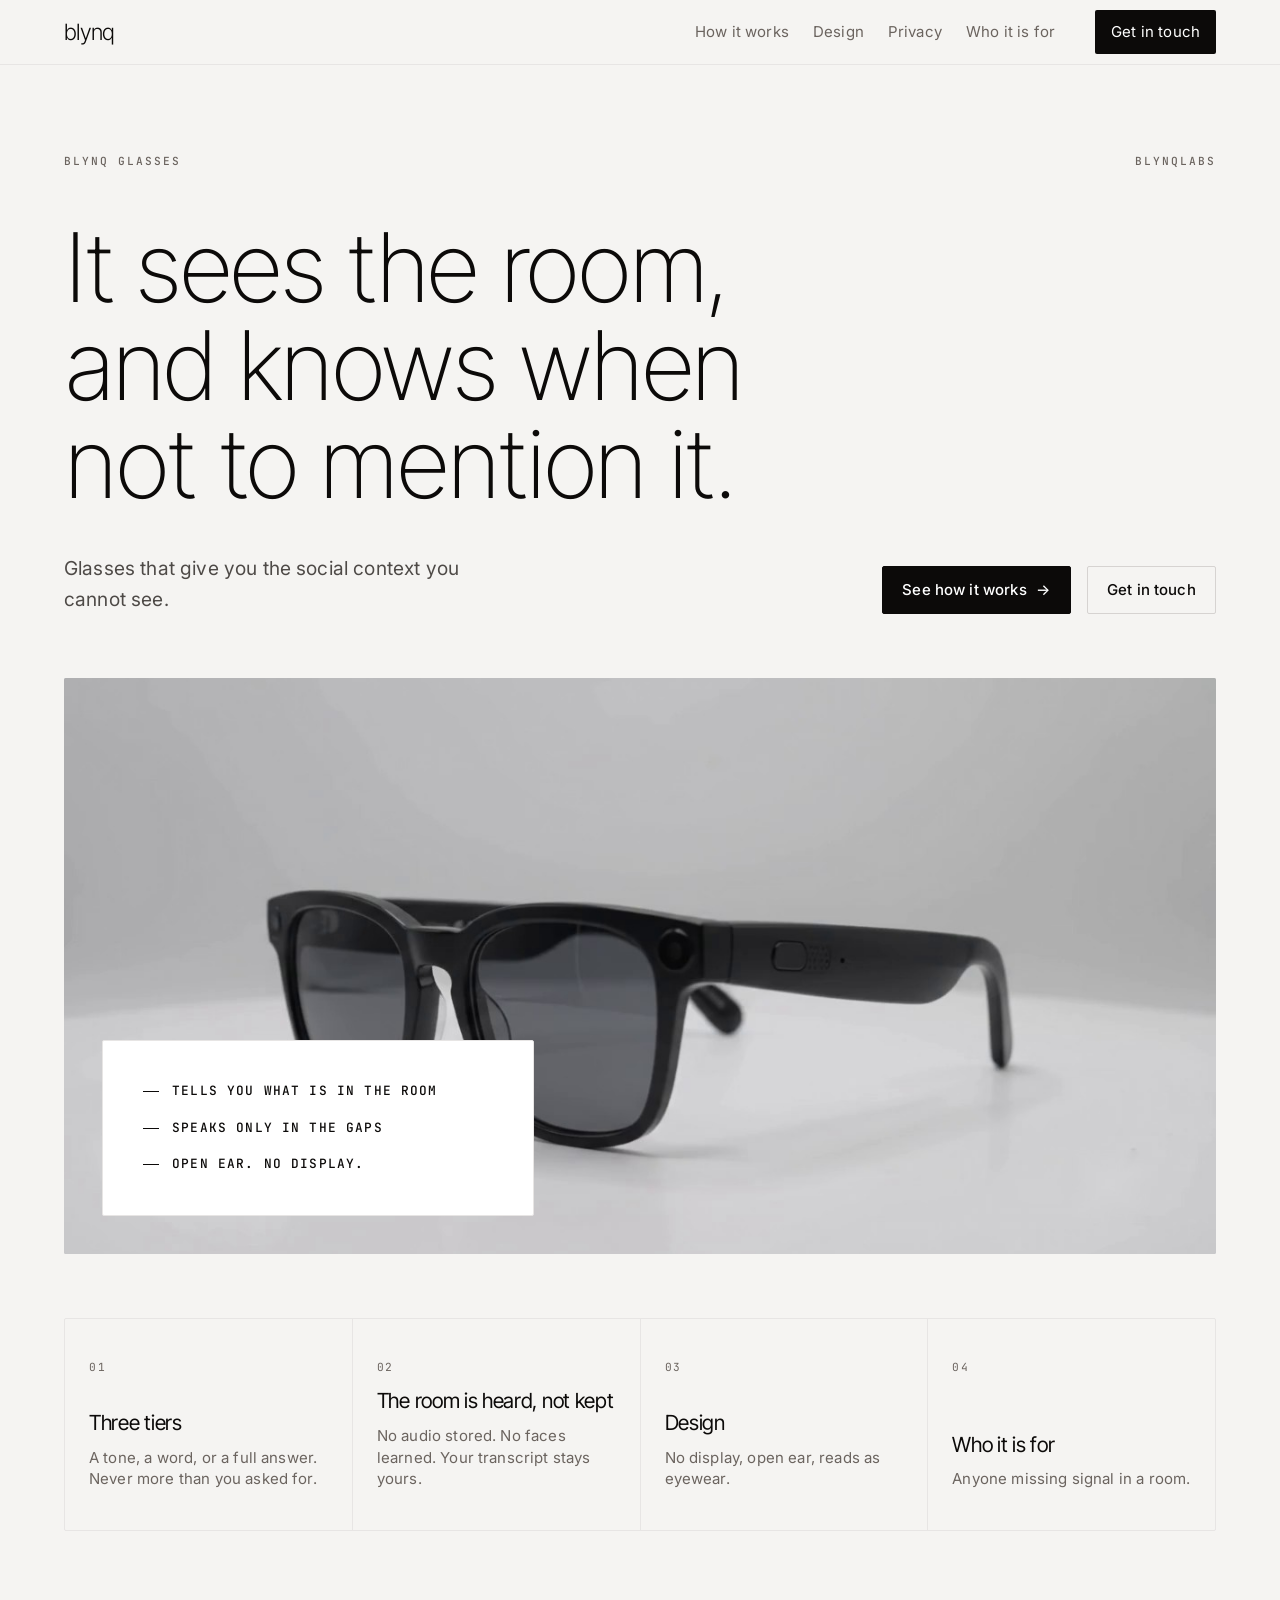
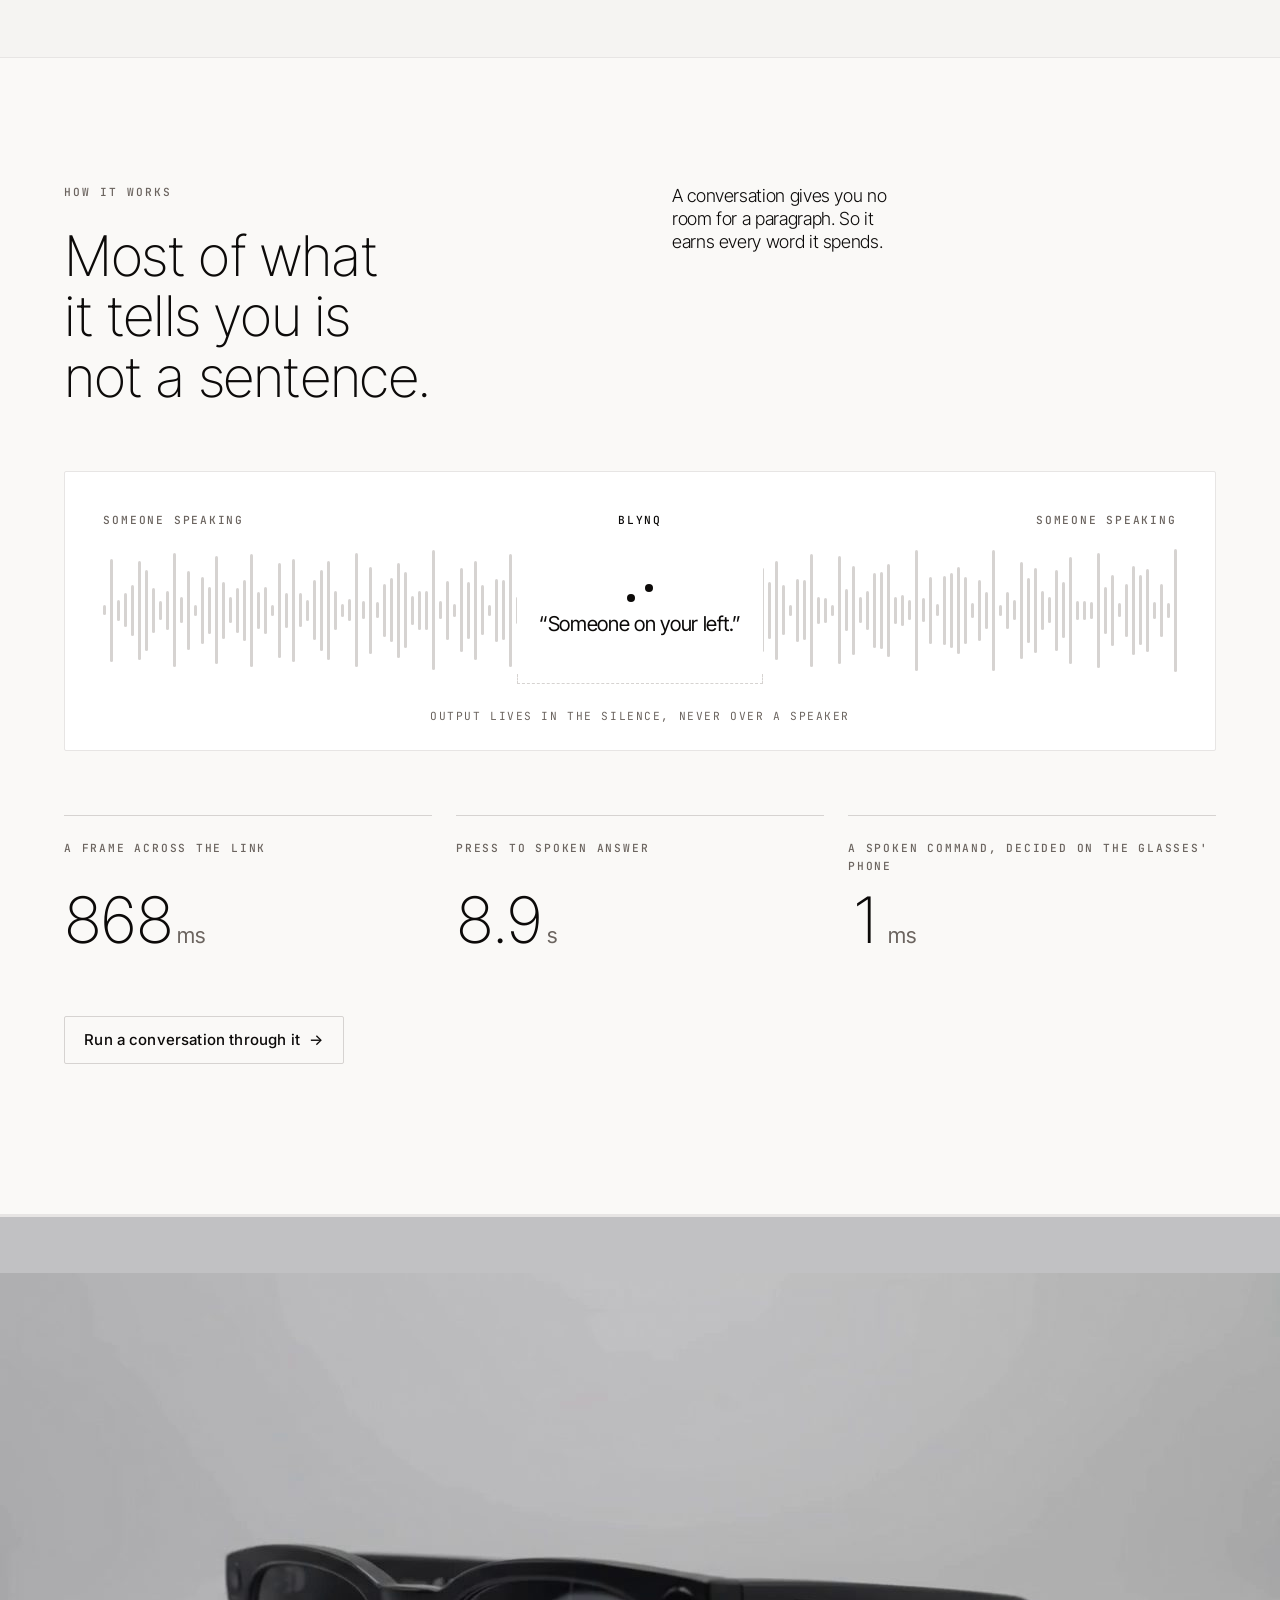
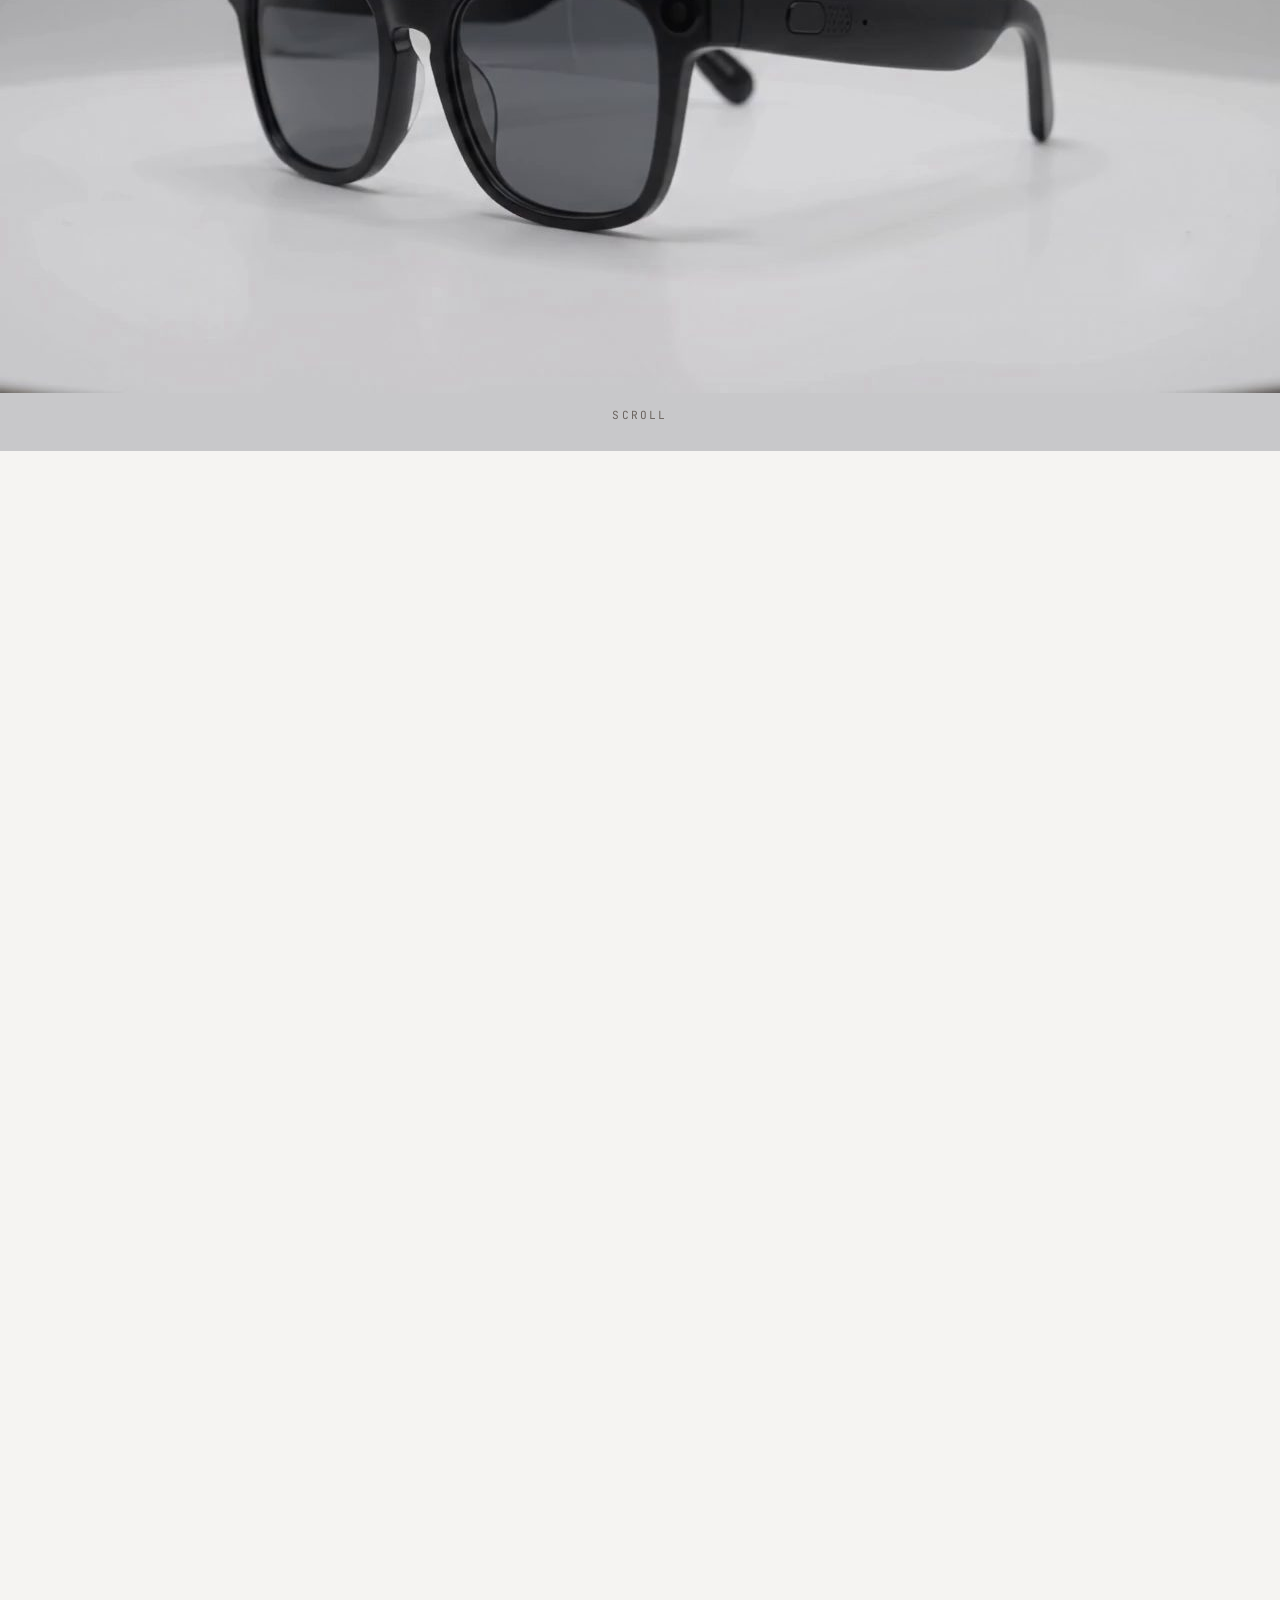
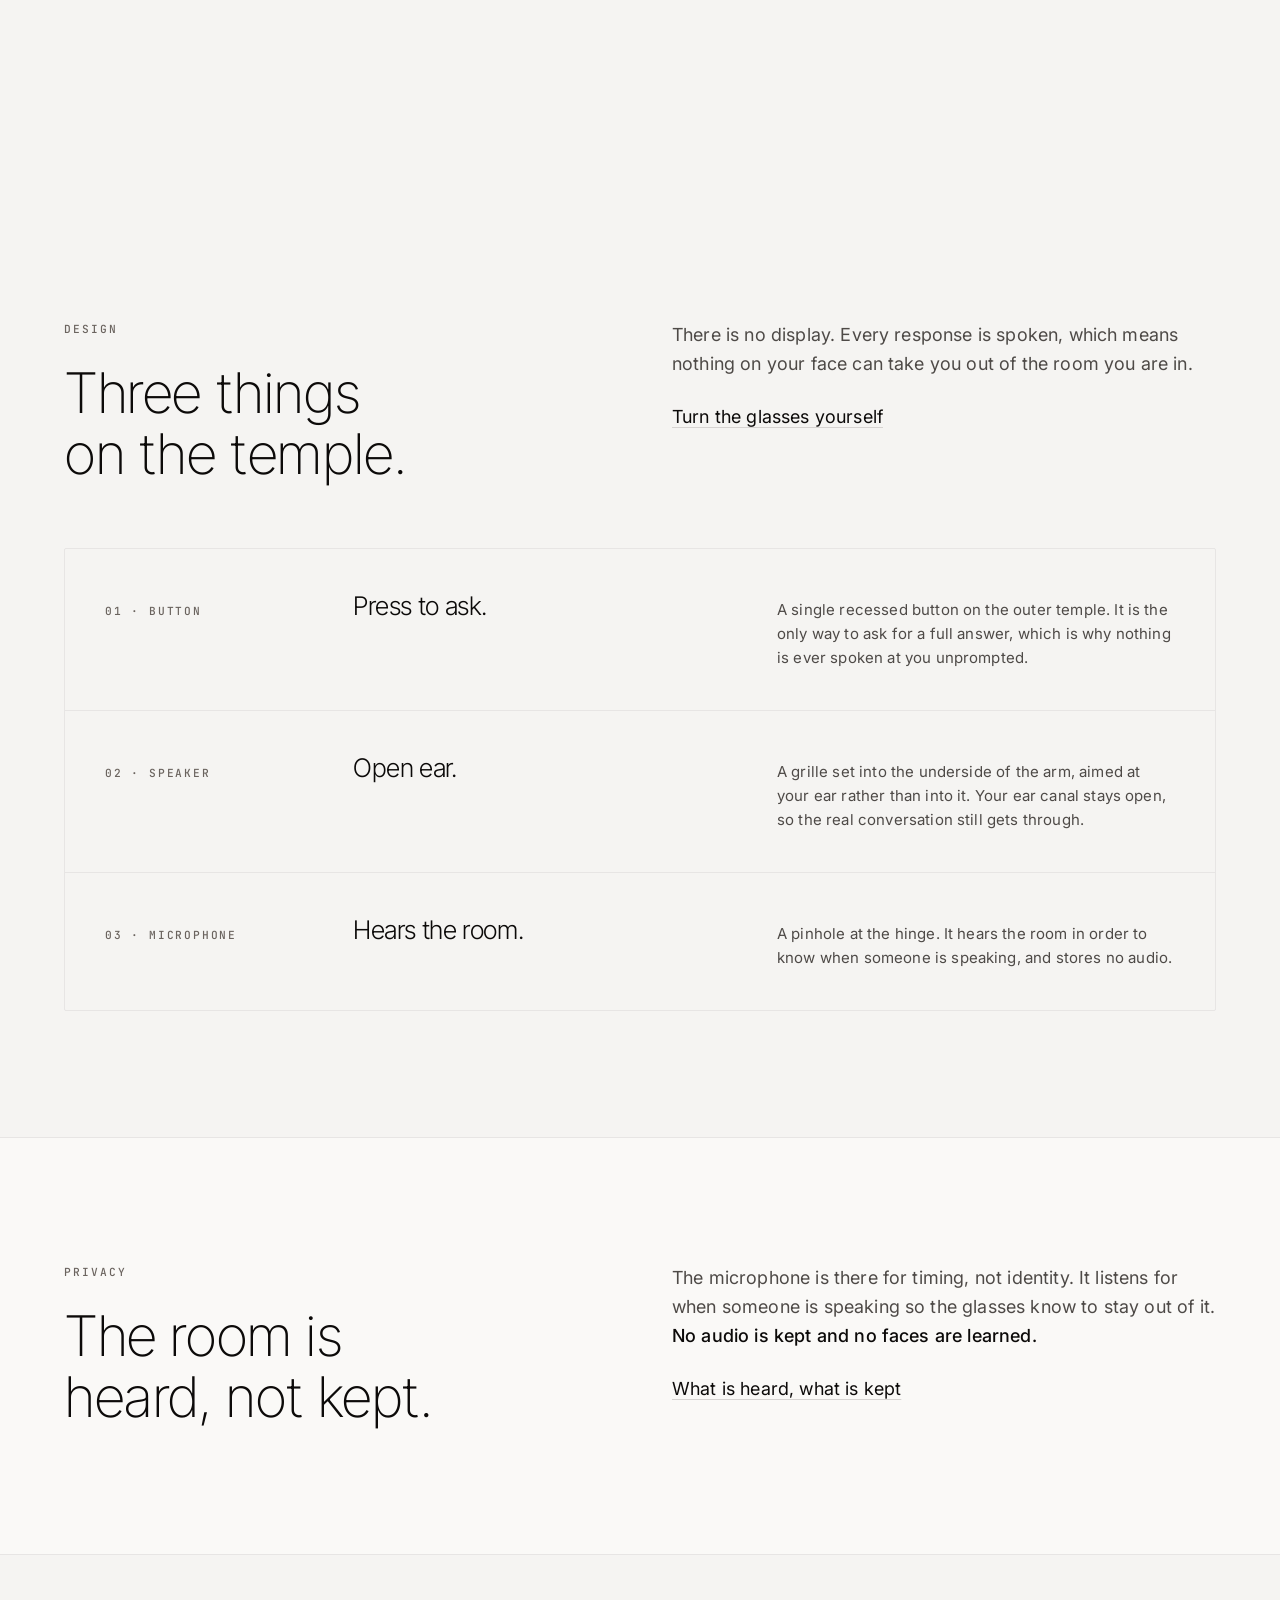
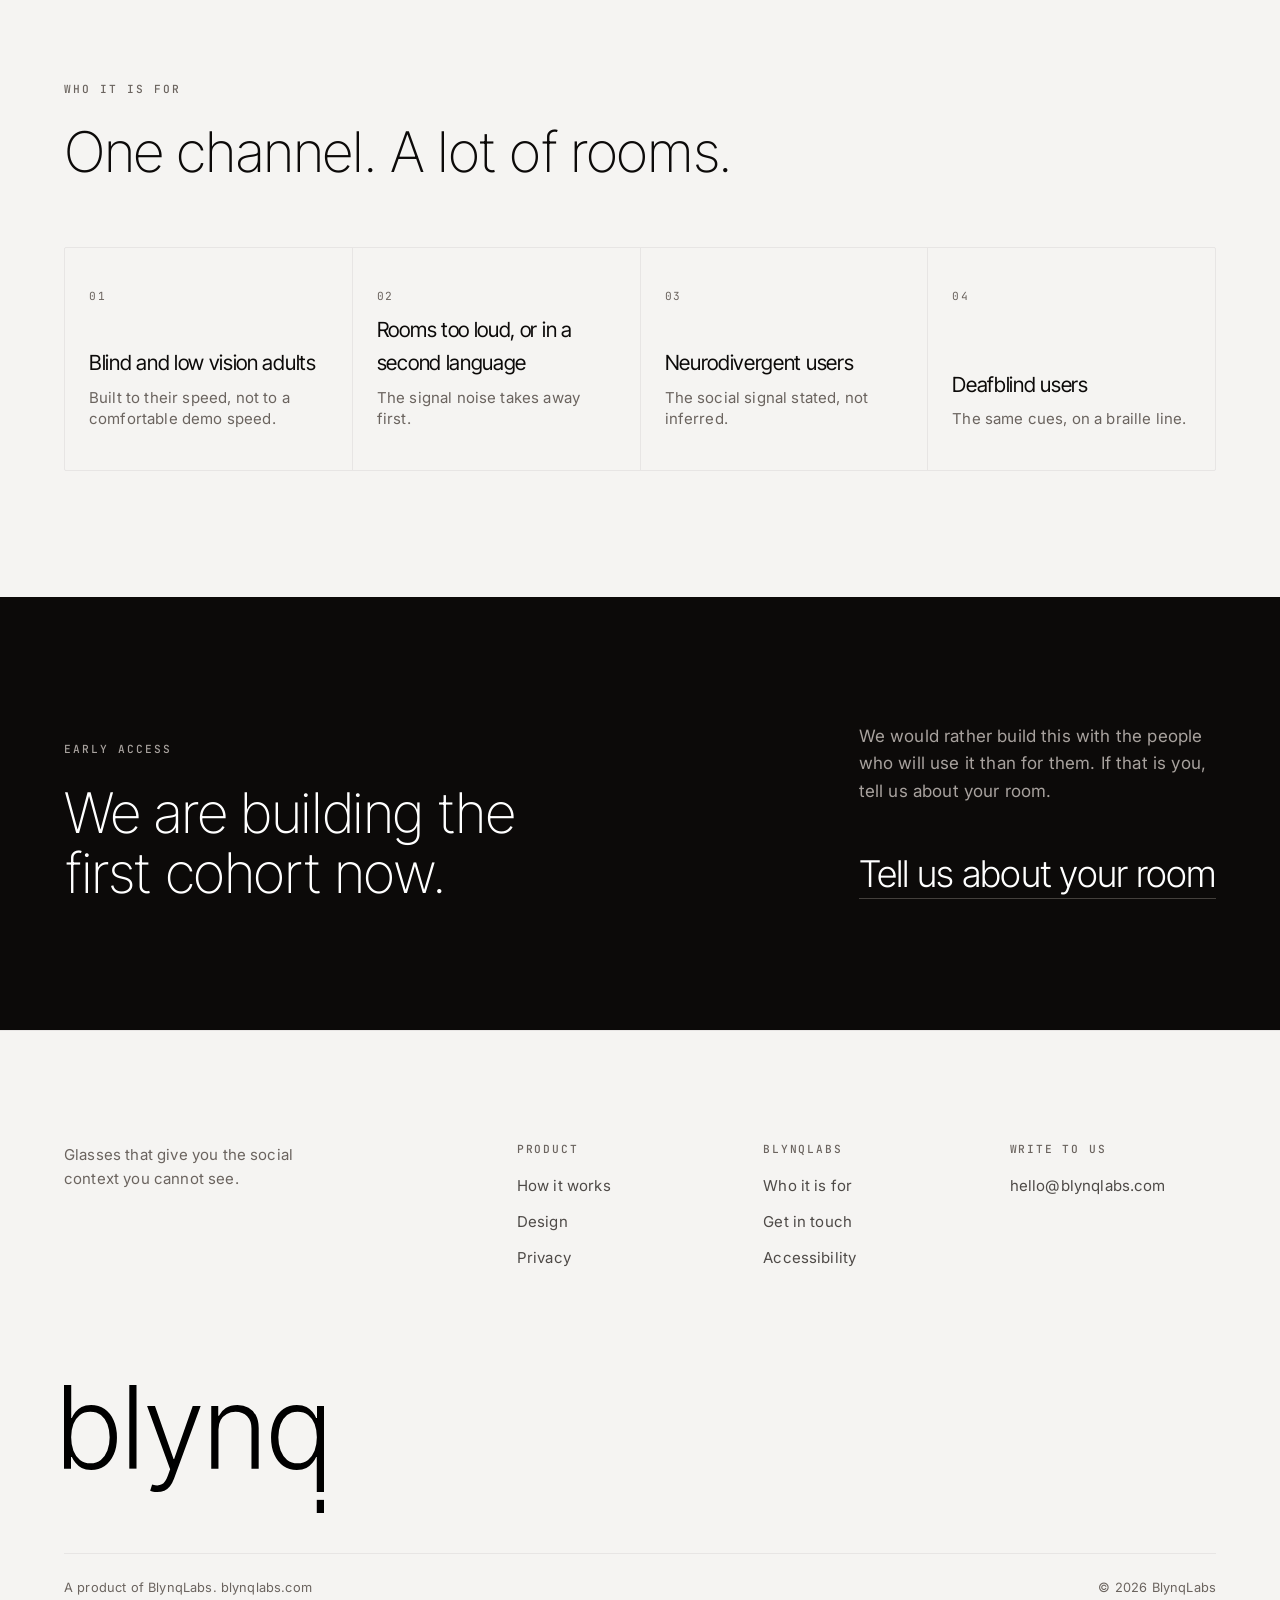
<file: index.html>
<!doctype html>
<html lang="en">
<head>
<meta charset="utf-8">
<meta name="viewport" content="width=device-width, initial-scale=1">
<title>Blynq glasses</title>
<meta name="description" content="Glasses that give you the social context you cannot see. Open ear, no display, and they speak only in the gaps.">
<meta name="theme-color" content="#f5f4f2">
<meta name="color-scheme" content="light">
<meta property="og:type" content="website">
<meta property="og:title" content="Blynq glasses">
<meta property="og:description" content="It sees the room, and knows when not to mention it.">
<meta property="og:image" content="https://blynqlabs.com/poster.jpg">
<meta name="twitter:card" content="summary_large_image">
<link rel="icon" href="favicon.svg" type="image/svg+xml">
<link rel="preconnect" href="https://fonts.googleapis.com">
<link rel="preconnect" href="https://fonts.gstatic.com" crossorigin>
<link href="https://fonts.googleapis.com/css2?family=Inter+Tight:wght@200;300;400&family=Inter:wght@400;500&family=JetBrains+Mono:wght@400;500&display=swap" rel="stylesheet">
<link rel="stylesheet" href="tokens.css">
<link rel="stylesheet" href="site.css">
<script src="site.js" defer></script>
<script src="scrub.js" defer></script>
</head>
<body>

<a class="skip" href="#main">Skip to content</a>

<header class="head">
  <div class="head__in">
    <a class="wordmark" href="index.html" aria-current="page">blynq</a>
    <nav class="nav" aria-label="Main">
      <ul class="nav__links">
        <li><a href="how-it-works.html">How it works</a></li>
        <li><a href="design.html">Design</a></li>
        <li><a href="privacy.html">Privacy</a></li>
        <li><a href="who.html">Who it is for</a></li>
      </ul>
      <a class="nav__cta" href="contact.html">Get in touch</a>
      <button class="menu-btn" type="button" aria-expanded="false" aria-controls="sheet"><span class="menu-btn__t">Menu</span><span class="menu-btn__bars" aria-hidden="true"></span></button>
    </nav>
  </div>
</header>
<div class="sheet" id="sheet" data-open="false" hidden>
  <nav aria-label="Main, mobile">
    <ul>
      <li><a href="index.html" aria-current="page"><span class="n">00</span>Home</a></li>
      <li><a href="how-it-works.html"><span class="n">01</span>How it works</a></li>
      <li><a href="design.html"><span class="n">02</span>Design</a></li>
      <li><a href="privacy.html"><span class="n">03</span>Privacy</a></li>
      <li><a href="who.html"><span class="n">04</span>Who it is for</a></li>
      <li><a href="contact.html"><span class="n">05</span>Get in touch</a></li>
    </ul>
    <p class="sheet__mail">Or write to <a href="mailto:hello@blynqlabs.com">hello@blynqlabs.com</a></p>
  </nav>
</div>

<main id="main">

  <!-- 1. Product, name, claim. The DOM order is the narrative (spine §8). -->
  <section class="hero shell" aria-labelledby="h-hero">
    <div class="hero__top">
      <p class="label">Blynq glasses</p>
      <p class="label">BlynqLabs</p>
    </div>
    <h1 id="h-hero">It sees the room, and knows when not to mention it.</h1>
    <div class="hero__row">
      <p class="hero__sub">Glasses that give you the social context you cannot see.</p>
      <div class="hero__actions">
        <a class="btn btn--ink" href="how-it-works.html">See how it works <span class="arr" aria-hidden="true">&rarr;</span></a>
        <a class="btn btn--line" href="contact.html">Get in touch</a>
      </div>
    </div>

    <div class="hero__plate">
      <img src="poster.jpg" width="1280" height="720" fetchpriority="high" decoding="async"
           alt="A pair of matte black Blynq glasses in three-quarter view. A recessed button, a speaker grille and a pinhole microphone sit along the temple arm.">
      <!-- Capability, restraint, form. Exactly three, never four. -->
      <div class="claims">
        <ul>
          <li>Tells you what is in the room</li>
          <li>Speaks only in the gaps</li>
          <li>Open ear. No display.</li>
        </ul>
      </div>
    </div>

    <nav class="cards" aria-label="Explore Blynq">
      <a href="how-it-works.html"><span class="n">01</span><span class="t">Three tiers</span>
         <span class="d">A tone, a word, or a full answer. Never more than you asked for.</span></a>
      <a href="privacy.html"><span class="n">02</span><span class="t">The room is heard, not kept</span>
         <span class="d">No audio stored. No faces learned. Your transcript stays yours.</span></a>
      <a href="design.html"><span class="n">03</span><span class="t">Design</span>
         <span class="d">No display, open ear, reads as eyewear.</span></a>
      <a href="who.html"><span class="n">04</span><span class="t">Who it is for</span>
         <span class="d">Anyone missing signal in a room.</span></a>
    </nav>
  </section>

  <!-- 2. How it works, in one figure. The gap device: output lives only in
       the silence between speakers. -->
  <section class="section band" aria-labelledby="h-gap">
    <div class="shell">
      <div class="split">
        <div class="split__head rv">
          <p class="label">How it works</p>
          <h2 id="h-gap">Most of what it tells you is not a sentence.</h2>
        </div>
        <div class="split__body rv">
          <p class="lead">A conversation gives you no room for a paragraph. So it earns every word it spends.</p>
        </div>
      </div>

      <figure class="gapfig rv" role="img" aria-label="Two blocks of human speech shown as sound waves, with a measured silence between them. Blynq's response sits inside the silence and never overlaps a speaker.">
        <div class="gapfig__labels" aria-hidden="true"><span>Someone speaking</span><span>Blynq</span><span>Someone speaking</span></div>
        <div class="gapfig__row" aria-hidden="true">
          <div class="bars" data-bars="80" data-seed="0"></div>
          <div class="gapfig__out">
            <div class="notes"><span></span><span></span></div>
            <p class="gapfig__word">&ldquo;Someone on your left.&rdquo;</p>
          </div>
          <div class="bars bars--end" data-bars="80" data-seed="31"></div>
        </div>
        <div class="gapfig__brace" aria-hidden="true"><span></span><span></span><span></span></div>
        <figcaption>Output lives in the silence, never over a speaker</figcaption>
      </figure>

      <!-- The proof slot. Every figure was taken off the device, not estimated. -->
      <dl class="measured rv">
        <div><dt>A frame across the link</dt><dd>868<span>ms</span></dd></div>
        <div><dt>Press to spoken answer</dt><dd>8.9<span>s</span></dd></div>
        <div><dt>A spoken command, decided on the glasses' phone</dt><dd>1<span>ms</span></dd></div>
      </dl>
      <p class="mt-5"><a class="btn btn--line" href="how-it-works.html">Run a conversation through it <span class="arr" aria-hidden="true">&rarr;</span></a></p>
    </div>
  </section>

  <!-- 3. The product film. The canvas is decoration; the design page and the
       section below carry the same content for every reader. -->
  <section class="scrub" id="film" aria-label="Product film">
    <div class="scrub__sticky">
      <div class="meter" aria-hidden="true"><div class="meter__fill" id="meter"></div></div>
      <canvas class="scrub__canvas" id="canvas" aria-hidden="true"></canvas>
      <div class="loading" id="loading" aria-hidden="true">Loading <span id="pct">0</span>%&hellip;</div>
      <p class="scrollcue" id="scrollcue" aria-hidden="true">Scroll</p>
      <div class="reveal" data-at="0.18" aria-hidden="true">
        <p class="cap">The button</p>
        <p>Press to ask. Nothing is spoken unless you asked for it.</p>
      </div>
      <div class="reveal" data-at="0.52" aria-hidden="true">
        <p class="cap">The speaker</p>
        <p>Open ear. The real conversation still gets through.</p>
      </div>
      <div class="reveal" data-at="0.85" aria-hidden="true">
        <p class="cap">The microphone</p>
        <p>Hears the room. Keeps none of the audio.</p>
      </div>
    </div>
  </section>

  <!-- 4. Design -->
  <section class="section shell" aria-labelledby="h-temple">
    <div class="split">
      <div class="split__head rv">
        <p class="label">Design</p>
        <h2 id="h-temple">Three things on the temple.</h2>
      </div>
      <div class="split__body rv">
        <p>There is no display. Every response is spoken, which means nothing on your face can take you out of the room you are in.</p>
        <p><a class="tlink" href="design.html">Turn the glasses yourself</a></p>
      </div>
    </div>
    <dl class="rows rv">
      <div class="row"><dt>01 &middot; Button</dt><dd class="h">Press to ask.</dd>
        <dd><p>A single recessed button on the outer temple. It is the only way to ask for a full answer, which is why nothing is ever spoken at you unprompted.</p></dd></div>
      <div class="row"><dt>02 &middot; Speaker</dt><dd class="h">Open ear.</dd>
        <dd><p>A grille set into the underside of the arm, aimed at your ear rather than into it. Your ear canal stays open, so the real conversation still gets through.</p></dd></div>
      <div class="row"><dt>03 &middot; Microphone</dt><dd class="h">Hears the room.</dd>
        <dd><p>A pinhole at the hinge. It hears the room in order to know when someone is speaking, and stores no audio.</p></dd></div>
    </dl>
  </section>

  <!-- 5. Privacy, the first paragraph of it -->
  <section class="section band" aria-labelledby="h-privacy">
    <div class="shell split">
      <div class="split__head rv">
        <p class="label">Privacy</p>
        <h2 id="h-privacy">The room is heard, not kept.</h2>
      </div>
      <div class="split__body rv">
        <p>The microphone is there for timing, not identity. It listens for when someone is speaking so the glasses know to stay out of it. <strong>No audio is kept and no faces are learned.</strong></p>
        <p><a class="tlink" href="privacy.html">What is heard, what is kept</a></p>
      </div>
    </div>
  </section>

  <!-- 6. Who it is for. The heading names nobody (spine §2.6). -->
  <section class="section shell" aria-labelledby="h-who">
    <div class="rv">
      <p class="label">Who it is for</p>
      <h2 id="h-who">One channel. A lot of rooms.</h2>
    </div>
    <nav class="cards rv" aria-label="Who it is for">
      <a href="who.html#blind-low-vision"><span class="n">01</span><span class="t">Blind and low vision adults</span>
        <span class="d">Built to their speed, not to a comfortable demo speed.</span></a>
      <a href="who.html#loud-rooms"><span class="n">02</span><span class="t">Rooms too loud, or in a second language</span>
        <span class="d">The signal noise takes away first.</span></a>
      <a href="who.html#neurodivergent"><span class="n">03</span><span class="t">Neurodivergent users</span>
        <span class="d">The social signal stated, not inferred.</span></a>
      <a href="who.html#deafblind"><span class="n">04</span><span class="t">Deafblind users</span>
        <span class="d">The same cues, on a braille line.</span></a>
    </nav>
  </section>

  <!-- 7. Get in touch. No form here on purpose; the contact page composes one. -->
  <section class="section cta" aria-labelledby="h-access">
    <div class="shell cta__grid">
      <div class="rv">
        <p class="label">Early access</p>
        <h2 id="h-access">We are building the first cohort now.</h2>
      </div>
      <div class="rv">
        <p>We would rather build this with the people who will use it than for them. If that is you, tell us about your room.</p>
        <p class="mailto"><a href="contact.html">Tell us about your room</a></p>
      </div>
    </div>
  </section>

</main>

<footer class="foot">
  <div class="foot__in">
    <div class="foot__grid">
      <div><p>Glasses that give you the social context you cannot see.</p></div>
      <nav aria-labelledby="f-product"><h2 id="f-product">Product</h2>
        <ul><li><a href="how-it-works.html">How it works</a></li><li><a href="design.html">Design</a></li><li><a href="privacy.html">Privacy</a></li></ul></nav>
      <nav aria-labelledby="f-company"><h2 id="f-company">BlynqLabs</h2>
        <ul><li><a href="who.html">Who it is for</a></li><li><a href="contact.html">Get in touch</a></li><li><a href="accessibility.html">Accessibility</a></li></ul></nav>
      <div><h2>Write to us</h2><ul><li><a href="mailto:hello@blynqlabs.com">hello@blynqlabs.com</a></li></ul></div>
    </div>
    <img class="foot__mark" src="wordmark.svg" width="260" height="128" alt="Blynq">
    <div class="foot__base"><span>A product of BlynqLabs. blynqlabs.com</span><span>&copy; <span data-year>2026</span> BlynqLabs</span></div>
  </div>
</footer>

</body>
</html>
</file>
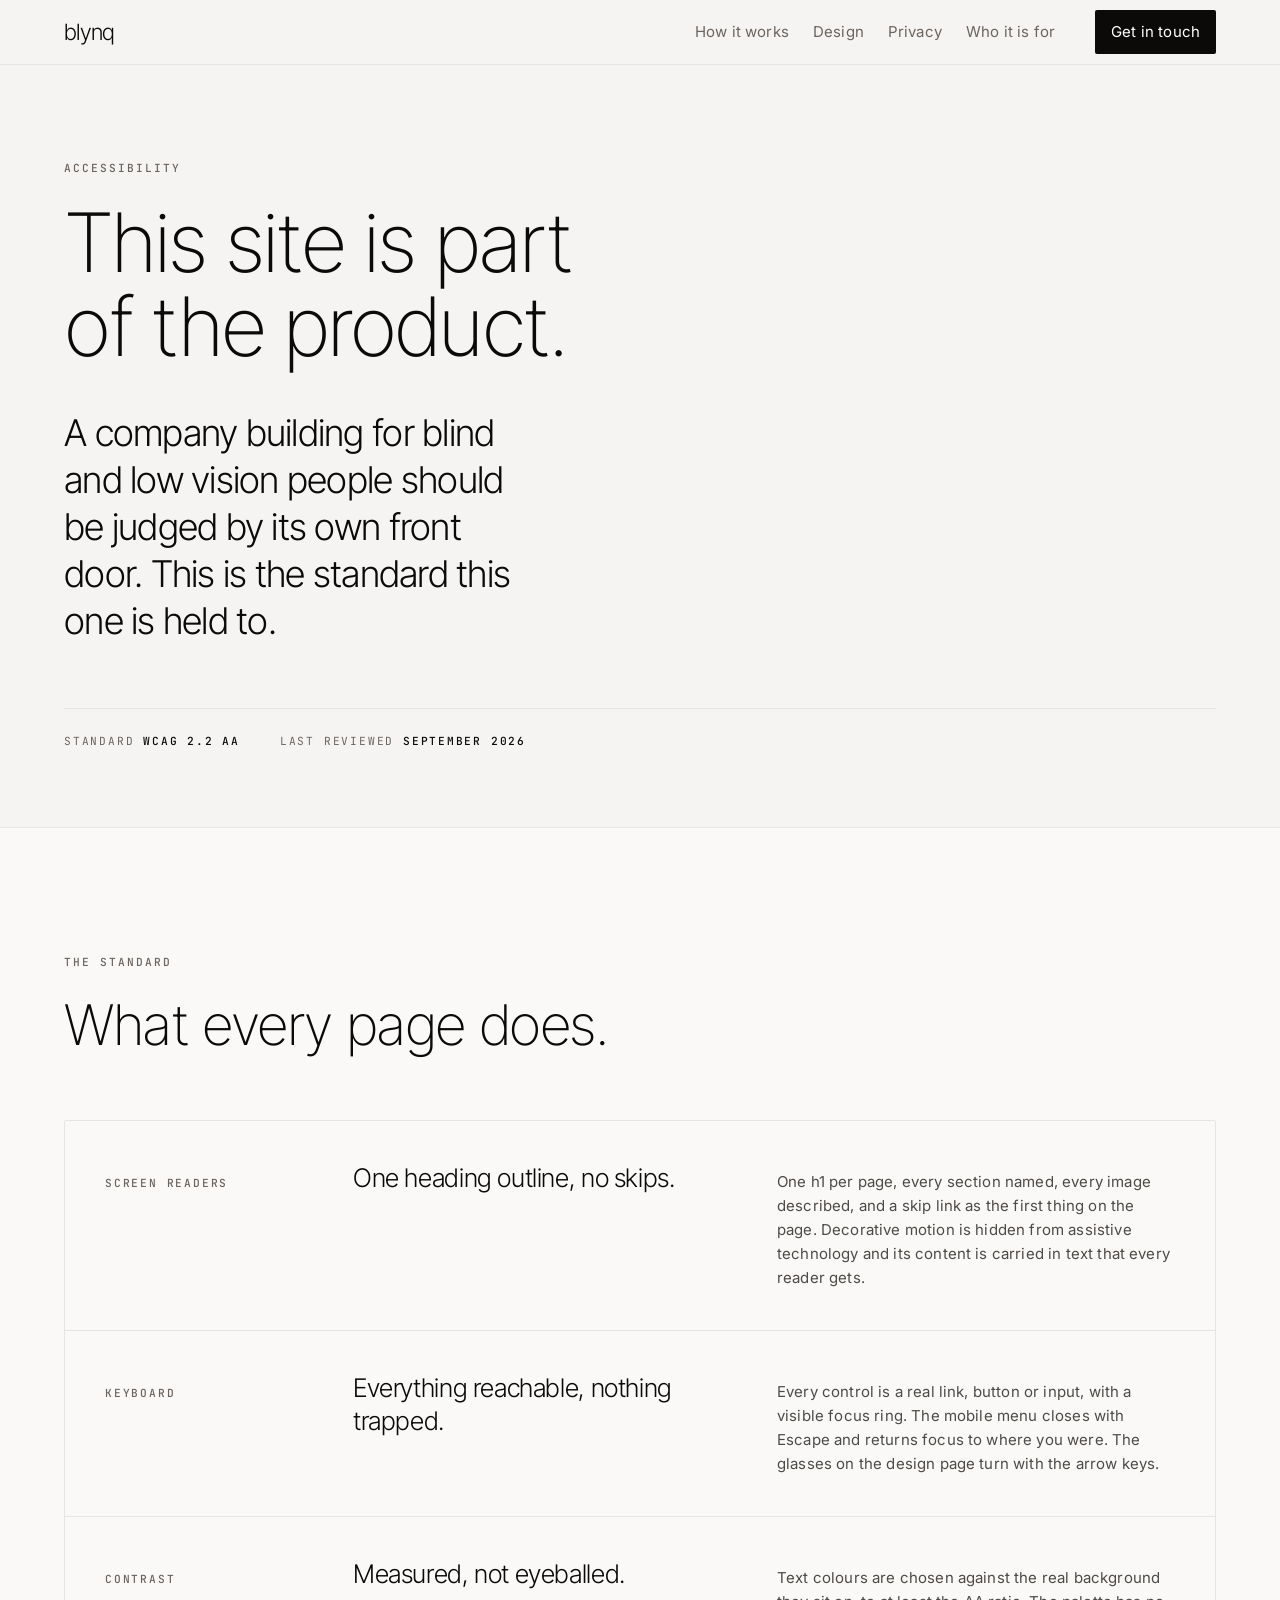
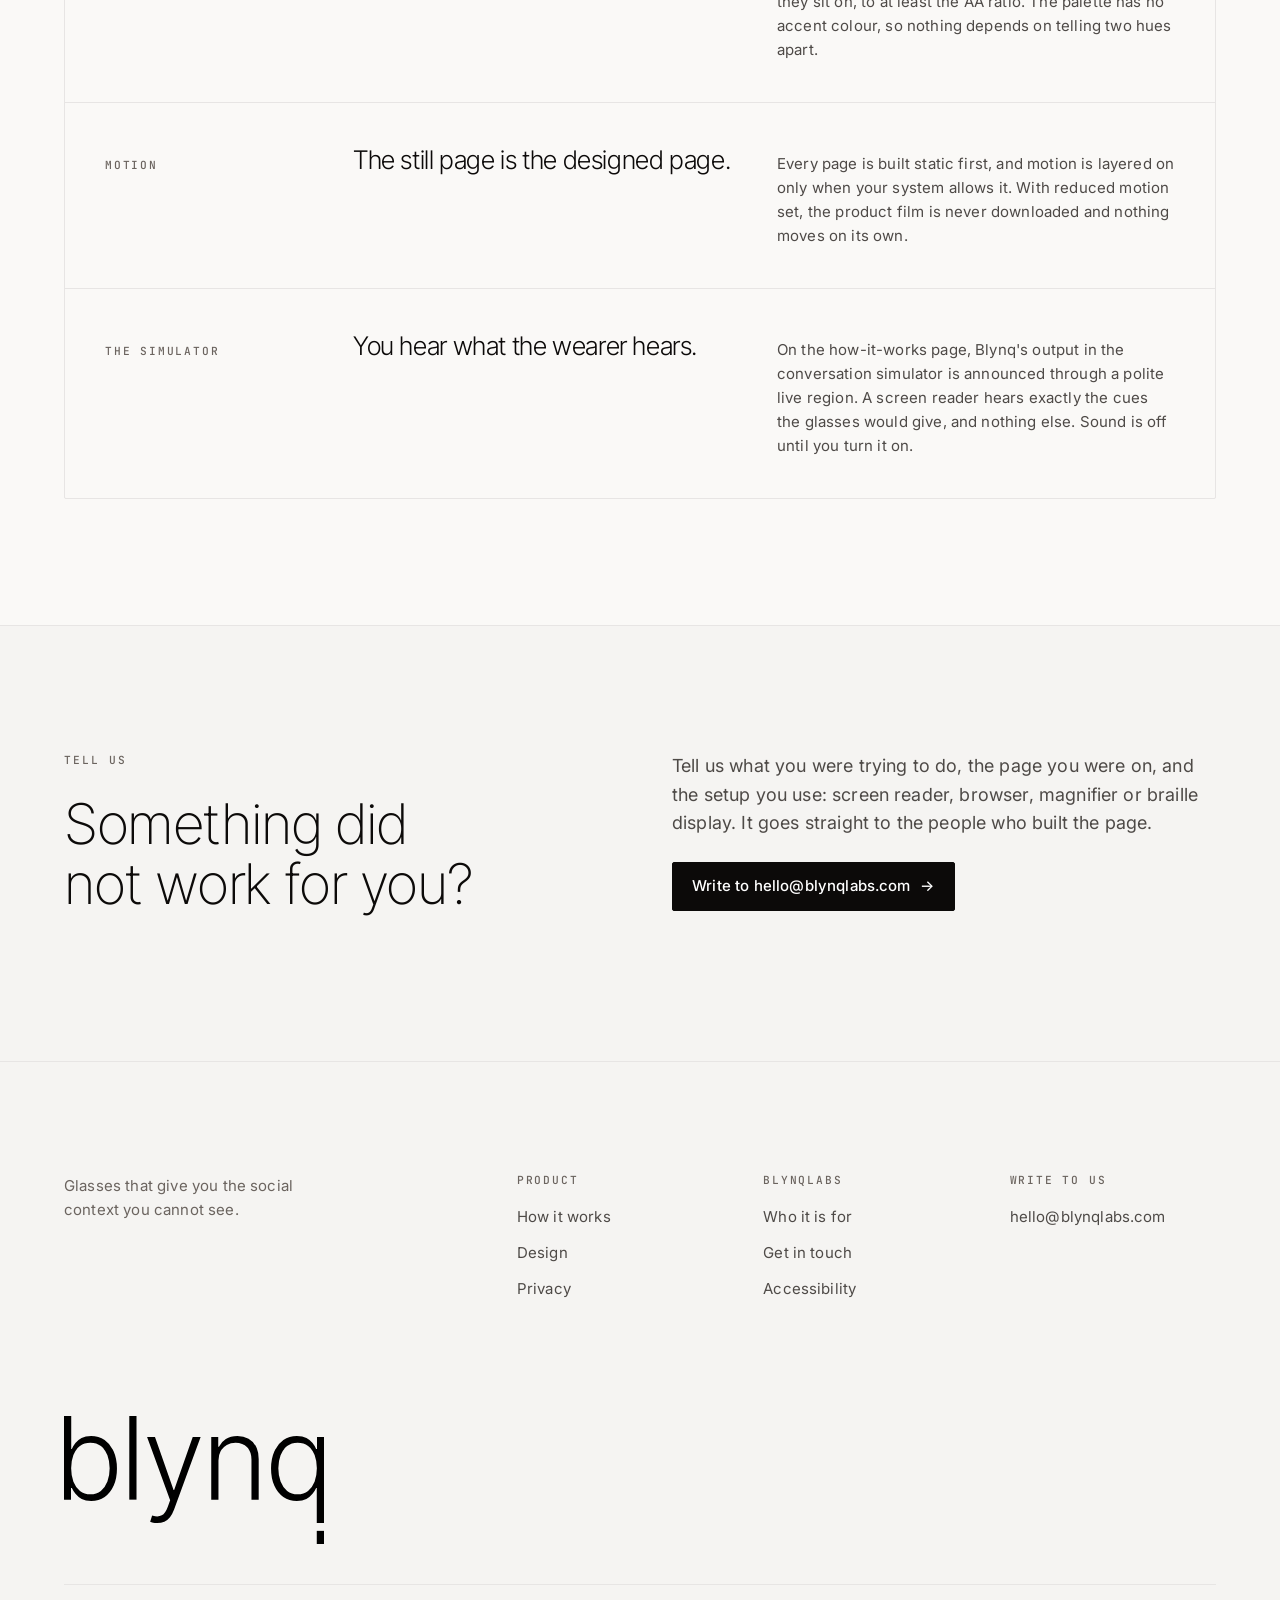
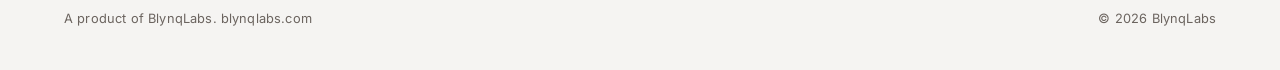
<file: accessibility.html>
<!doctype html>
<html lang="en">
<head>
<meta charset="utf-8">
<meta name="viewport" content="width=device-width, initial-scale=1">
<title>Accessibility · Blynq</title>
<meta name="description" content="The standard this site is held to: WCAG 2.2 AA, full keyboard and screen reader use, and a designed reduced-motion state for every animation.">
<meta name="theme-color" content="#f5f4f2">
<meta name="color-scheme" content="light">
<link rel="icon" href="favicon.svg" type="image/svg+xml">
<link rel="preconnect" href="https://fonts.googleapis.com">
<link rel="preconnect" href="https://fonts.gstatic.com" crossorigin>
<link href="https://fonts.googleapis.com/css2?family=Inter+Tight:wght@200;300;400&family=Inter:wght@400;500&family=JetBrains+Mono:wght@400;500&display=swap" rel="stylesheet">
<link rel="stylesheet" href="tokens.css">
<link rel="stylesheet" href="site.css">
<script src="site.js" defer></script>
</head>
<body>

<a class="skip" href="#main">Skip to content</a>

<header class="head">
  <div class="head__in">
    <a class="wordmark" href="index.html">blynq</a>
    <nav class="nav" aria-label="Main">
      <ul class="nav__links">
        <li><a href="how-it-works.html">How it works</a></li>
        <li><a href="design.html">Design</a></li>
        <li><a href="privacy.html">Privacy</a></li>
        <li><a href="who.html">Who it is for</a></li>
      </ul>
      <a class="nav__cta" href="contact.html">Get in touch</a>
      <button class="menu-btn" type="button" aria-expanded="false" aria-controls="sheet"><span class="menu-btn__t">Menu</span><span class="menu-btn__bars" aria-hidden="true"></span></button>
    </nav>
  </div>
</header>
<div class="sheet" id="sheet" data-open="false" hidden>
  <nav aria-label="Main, mobile">
    <ul>
      <li><a href="index.html"><span class="n">00</span>Home</a></li>
      <li><a href="how-it-works.html"><span class="n">01</span>How it works</a></li>
      <li><a href="design.html"><span class="n">02</span>Design</a></li>
      <li><a href="privacy.html"><span class="n">03</span>Privacy</a></li>
      <li><a href="who.html"><span class="n">04</span>Who it is for</a></li>
      <li><a href="contact.html"><span class="n">05</span>Get in touch</a></li>
    </ul>
    <p class="sheet__mail">Or write to <a href="mailto:hello@blynqlabs.com">hello@blynqlabs.com</a></p>
  </nav>
</div>

<main id="main">

  <!-- Spine §6: accessibility is the proof, not the compliance. -->
  <section class="phero shell" aria-labelledby="h-page">
    <p class="label">Accessibility</p>
    <h1 id="h-page">This site is part of the product.</h1>
    <p class="lead">A company building for blind and low vision people should be judged by its own front door. This is the standard this one is held to.</p>
    <div class="phero__meta">
      <span>Standard <b>WCAG 2.2 AA</b></span>
      <span>Last reviewed <b>September 2026</b></span>
    </div>
  </section>

  <section class="section band" aria-labelledby="h-standard">
    <div class="shell">
      <div class="rv">
        <p class="label">The standard</p>
        <h2 id="h-standard">What every page does.</h2>
      </div>
      <dl class="rows rv">
        <div class="row"><dt>Screen readers</dt><dd class="h">One heading outline, no skips.</dd>
          <dd><p>One h1 per page, every section named, every image described, and a skip link as the first thing on the page. Decorative motion is hidden from assistive technology and its content is carried in text that every reader gets.</p></dd></div>
        <div class="row"><dt>Keyboard</dt><dd class="h">Everything reachable, nothing trapped.</dd>
          <dd><p>Every control is a real link, button or input, with a visible focus ring. The mobile menu closes with Escape and returns focus to where you were. The glasses on the design page turn with the arrow keys.</p></dd></div>
        <div class="row"><dt>Contrast</dt><dd class="h">Measured, not eyeballed.</dd>
          <dd><p>Text colours are chosen against the real background they sit on, to at least the AA ratio. The palette has no accent colour, so nothing depends on telling two hues apart.</p></dd></div>
        <div class="row"><dt>Motion</dt><dd class="h">The still page is the designed page.</dd>
          <dd><p>Every page is built static first, and motion is layered on only when your system allows it. With reduced motion set, the product film is never downloaded and nothing moves on its own.</p></dd></div>
        <div class="row"><dt>The simulator</dt><dd class="h">You hear what the wearer hears.</dd>
          <dd><p>On the how-it-works page, Blynq's output in the conversation simulator is announced through a polite live region. A screen reader hears exactly the cues the glasses would give, and nothing else. Sound is off until you turn it on.</p></dd></div>
      </dl>
    </div>
  </section>

  <section class="section shell" aria-labelledby="h-tell">
    <div class="split">
      <div class="split__head rv">
        <p class="label">Tell us</p>
        <h2 id="h-tell">Something did not work for you?</h2>
      </div>
      <div class="split__body rv">
        <p>Tell us what you were trying to do, the page you were on, and the setup you use: screen reader, browser, magnifier or braille display. It goes straight to the people who built the page.</p>
        <p><a class="btn btn--ink" href="mailto:hello@blynqlabs.com?subject=Accessibility%20on%20blynqlabs.com">Write to hello@blynqlabs.com <span class="arr" aria-hidden="true">&rarr;</span></a></p>
      </div>
    </div>
  </section>

</main>

<footer class="foot">
  <div class="foot__in">
    <div class="foot__grid">
      <div><p>Glasses that give you the social context you cannot see.</p></div>
      <nav aria-labelledby="f-product"><h2 id="f-product">Product</h2>
        <ul><li><a href="how-it-works.html">How it works</a></li><li><a href="design.html">Design</a></li><li><a href="privacy.html">Privacy</a></li></ul></nav>
      <nav aria-labelledby="f-company"><h2 id="f-company">BlynqLabs</h2>
        <ul><li><a href="who.html">Who it is for</a></li><li><a href="contact.html">Get in touch</a></li><li><a href="accessibility.html" aria-current="page">Accessibility</a></li></ul></nav>
      <div><h2>Write to us</h2><ul><li><a href="mailto:hello@blynqlabs.com">hello@blynqlabs.com</a></li></ul></div>
    </div>
    <img class="foot__mark" src="wordmark.svg" width="260" height="128" alt="Blynq">
    <div class="foot__base"><span>A product of BlynqLabs. blynqlabs.com</span><span>&copy; <span data-year>2026</span> BlynqLabs</span></div>
  </div>
</footer>

</body>
</html>
</file>
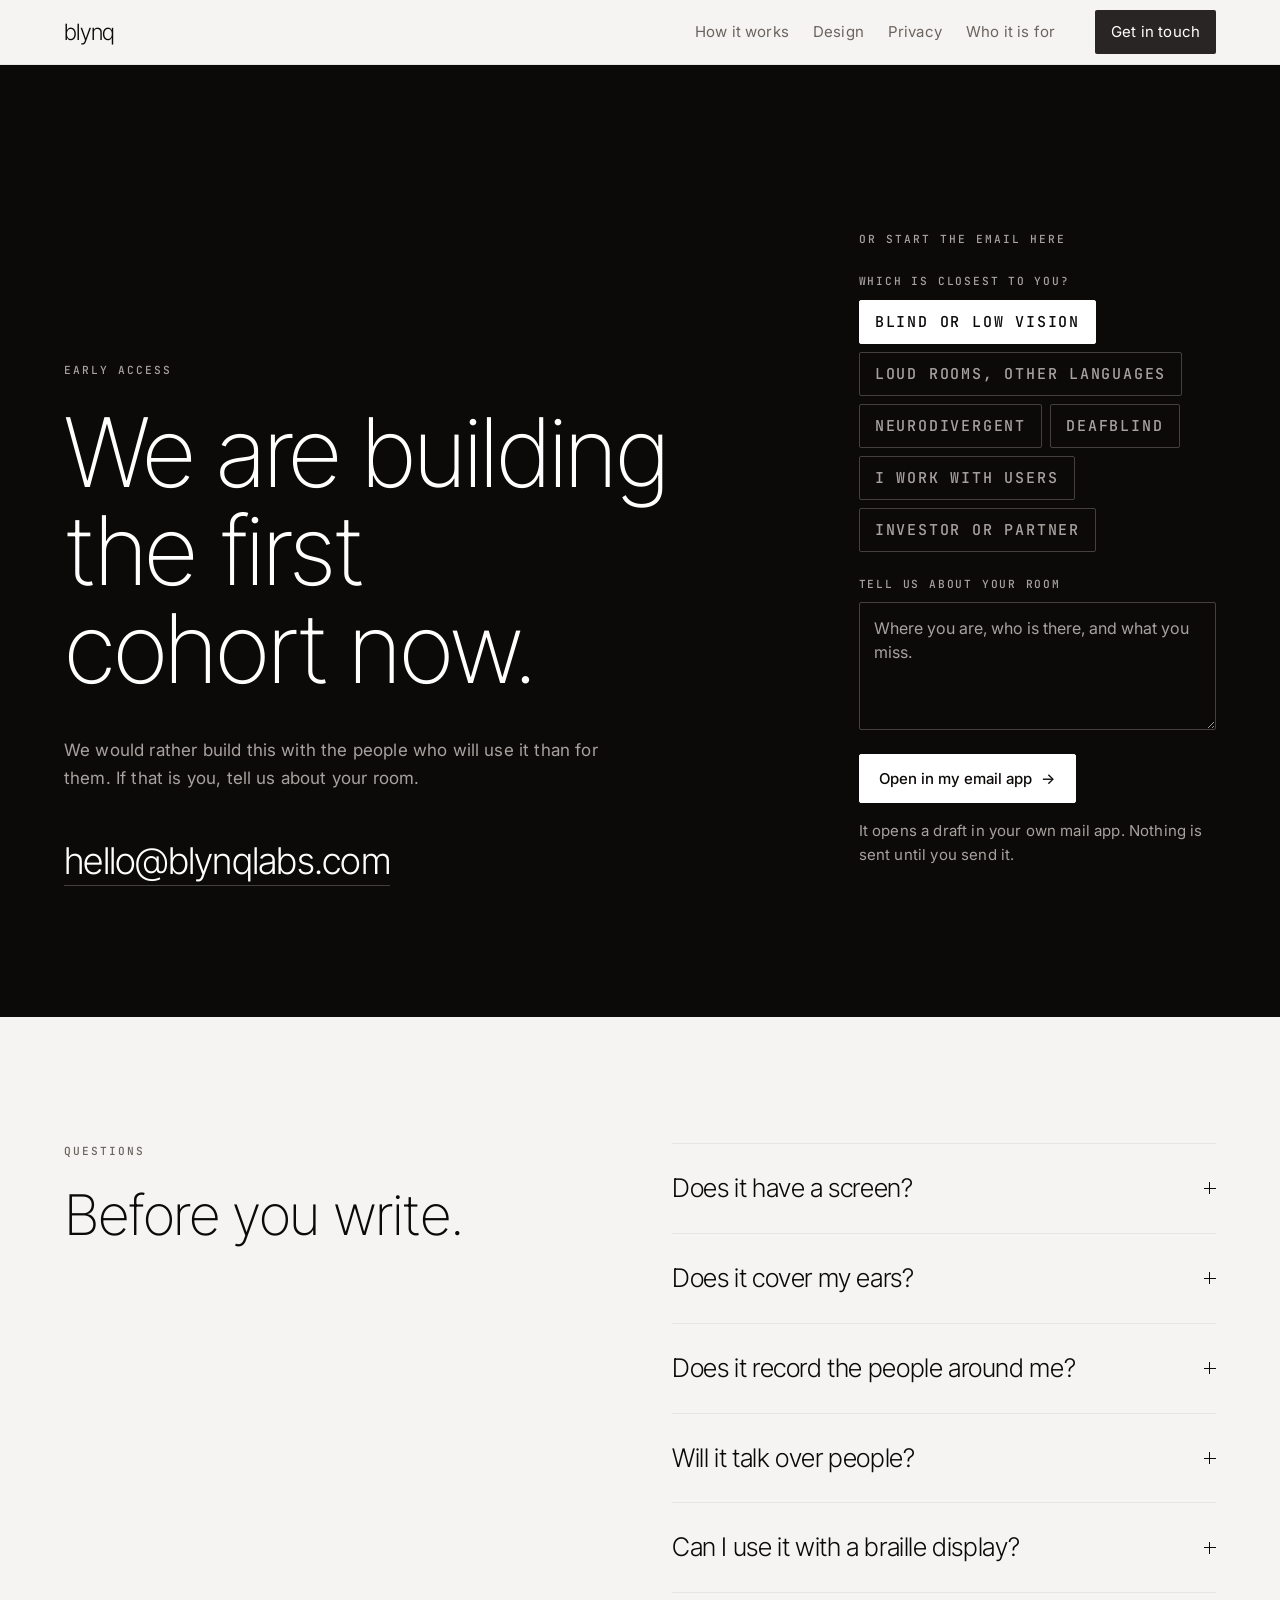
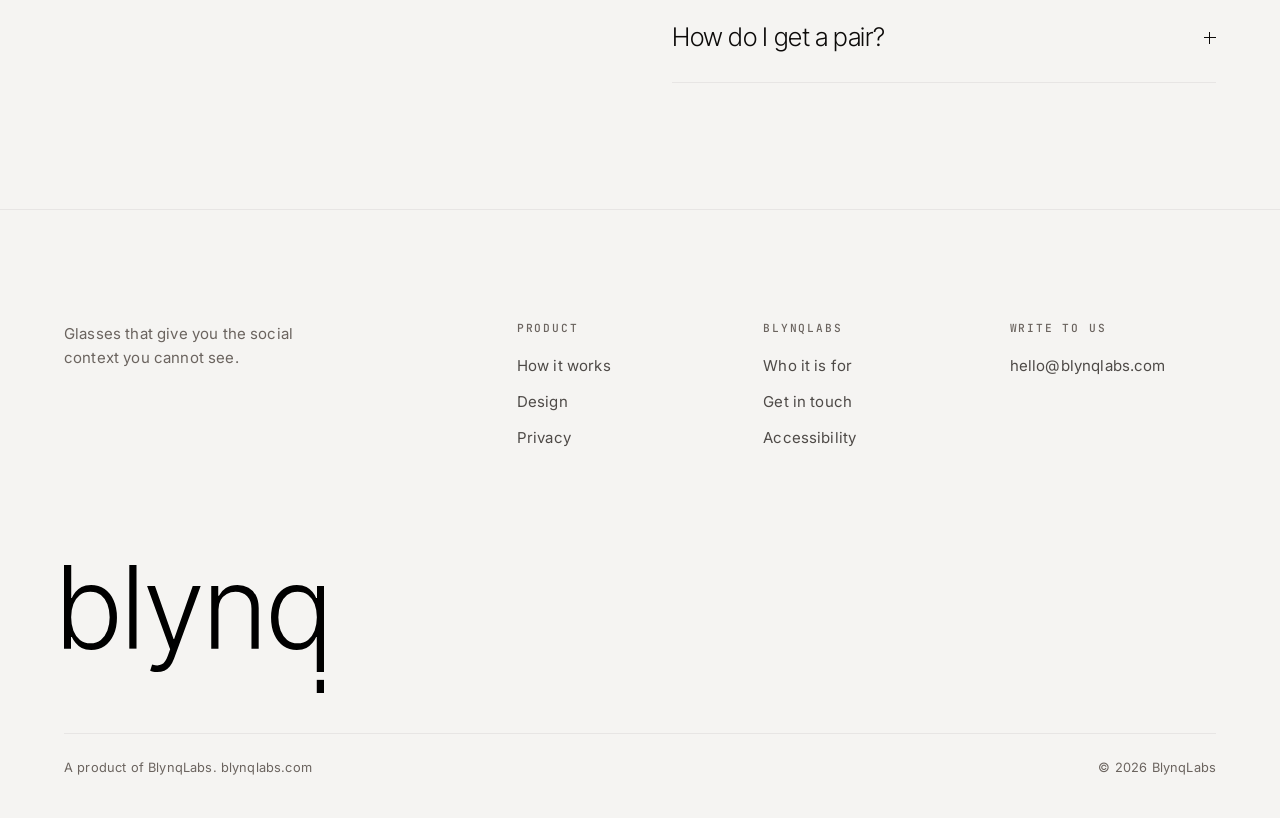
<file: contact.html>
<!doctype html>
<html lang="en">
<head>
<meta charset="utf-8">
<meta name="viewport" content="width=device-width, initial-scale=1">
<title>Get in touch · Blynq</title>
<meta name="description" content="We are building the first cohort now. Tell us about your room.">
<meta name="theme-color" content="#f5f4f2">
<meta name="color-scheme" content="light">
<meta property="og:title" content="Get in touch · Blynq">
<meta property="og:description" content="We are building the first cohort now.">
<meta property="og:image" content="https://blynqlabs.com/poster.jpg">
<link rel="icon" href="favicon.svg" type="image/svg+xml">
<link rel="preconnect" href="https://fonts.googleapis.com">
<link rel="preconnect" href="https://fonts.gstatic.com" crossorigin>
<link href="https://fonts.googleapis.com/css2?family=Inter+Tight:wght@200;300;400&family=Inter:wght@400;500&family=JetBrains+Mono:wght@400;500&display=swap" rel="stylesheet">
<link rel="stylesheet" href="tokens.css">
<link rel="stylesheet" href="site.css">
<script src="site.js" defer></script>
</head>
<body>

<a class="skip" href="#main">Skip to content</a>

<header class="head">
  <div class="head__in">
    <a class="wordmark" href="index.html">blynq</a>
    <nav class="nav" aria-label="Main">
      <ul class="nav__links">
        <li><a href="how-it-works.html">How it works</a></li>
        <li><a href="design.html">Design</a></li>
        <li><a href="privacy.html">Privacy</a></li>
        <li><a href="who.html">Who it is for</a></li>
      </ul>
      <a class="nav__cta" href="contact.html" aria-current="page">Get in touch</a>
      <button class="menu-btn" type="button" aria-expanded="false" aria-controls="sheet"><span class="menu-btn__t">Menu</span><span class="menu-btn__bars" aria-hidden="true"></span></button>
    </nav>
  </div>
</header>
<div class="sheet" id="sheet" data-open="false" hidden>
  <nav aria-label="Main, mobile">
    <ul>
      <li><a href="index.html"><span class="n">00</span>Home</a></li>
      <li><a href="how-it-works.html"><span class="n">01</span>How it works</a></li>
      <li><a href="design.html"><span class="n">02</span>Design</a></li>
      <li><a href="privacy.html"><span class="n">03</span>Privacy</a></li>
      <li><a href="who.html"><span class="n">04</span>Who it is for</a></li>
      <li><a href="contact.html" aria-current="page"><span class="n">05</span>Get in touch</a></li>
    </ul>
    <p class="sheet__mail">Or write to <a href="mailto:hello@blynqlabs.com">hello@blynqlabs.com</a></p>
  </nav>
</div>

<main id="main">

  <!-- No signup form: there is no backend to take an address, and a form
       that goes nowhere is worse than none (spine §2.7). This composes an
       email in the reader's own mail app instead, so nothing is collected
       by the site, and the plain address stays at display size. -->
  <section class="section cta" aria-labelledby="h-page">
    <div class="shell cta__grid">
      <div>
        <p class="label">Early access</p>
        <h1 id="h-page" style="color:var(--on-ink);max-width:14ch">We are building the first cohort now.</h1>
        <p class="mt-4">We would rather build this with the people who will use it than for them. If that is you, tell us about your room.</p>
        <p class="mailto"><a href="mailto:hello@blynqlabs.com">hello@blynqlabs.com</a></p>
      </div>

      <form class="compose" id="compose" action="mailto:hello@blynqlabs.com" method="post" enctype="text/plain" aria-labelledby="compose-h">
        <p class="label" id="compose-h" style="margin:0">Or start the email here</p>
        <div class="field">
          <fieldset>
            <legend>Which is closest to you?</legend>
            <div class="opts" style="margin-top:.6rem">
              <label><input type="radio" name="who" value="I am blind or have low vision" checked><span>Blind or low vision</span></label>
              <label><input type="radio" name="who" value="I spend time in loud rooms or second languages"><span>Loud rooms, other languages</span></label>
              <label><input type="radio" name="who" value="I am neurodivergent"><span>Neurodivergent</span></label>
              <label><input type="radio" name="who" value="I am deafblind"><span>Deafblind</span></label>
              <label><input type="radio" name="who" value="I work with people who would use this"><span>I work with users</span></label>
              <label><input type="radio" name="who" value="I am an investor or partner"><span>Investor or partner</span></label>
            </div>
          </fieldset>
        </div>
        <div class="field">
          <label for="room">Tell us about your room</label>
          <textarea id="room" name="room" placeholder="Where you are, who is there, and what you miss."></textarea>
        </div>
        <div>
          <button class="btn btn--light" type="submit">Open in my email app <span class="arr" aria-hidden="true">&rarr;</span></button>
          <p style="margin-top:var(--gap-2);font-size:var(--text-sm)">It opens a draft in your own mail app. Nothing is sent until you send it.</p>
        </div>
      </form>
    </div>
  </section>

  <section class="section shell" aria-labelledby="h-faq">
    <div class="split">
      <div class="split__head rv">
        <p class="label">Questions</p>
        <h2 id="h-faq">Before you write.</h2>
      </div>
      <div class="split__body rv">
        <div class="faq" style="margin-top:0">
          <details>
            <summary>Does it have a screen?</summary>
            <div><p>No. There is no display. Every response is spoken, which means nothing on your face can take you out of the room you are in.</p></div>
          </details>
          <details>
            <summary>Does it cover my ears?</summary>
            <div><p>No. The speaker is a grille on the underside of the arm, aimed at your ear rather than into it. Your ear canal stays open, so the real conversation still gets through.</p></div>
          </details>
          <details>
            <summary>Does it record the people around me?</summary>
            <div><p>The microphone is there for timing, not identity. It listens for when someone is speaking so the glasses know to stay out of it. No audio is kept and no faces are learned. <a class="tlink" href="privacy.html">More on privacy</a></p></div>
          </details>
          <details>
            <summary>Will it talk over people?</summary>
            <div><p>No. It speaks only into detected silence, and it drops a cue rather than interrupt. Longer answers come only when you press the temple. <a class="tlink" href="how-it-works.html#try">Watch it in a conversation</a></p></div>
          </details>
          <details>
            <summary>Can I use it with a braille display?</summary>
            <div><p>The output layer is abstracted from the speaker. The same cues can arrive on a braille line instead of in your ear.</p></div>
          </details>
          <details>
            <summary>How do I get a pair?</summary>
            <div><p>We are building the first cohort now. Write to us and tell us about your room.</p></div>
          </details>
        </div>
      </div>
    </div>
  </section>

</main>

<footer class="foot">
  <div class="foot__in">
    <div class="foot__grid">
      <div><p>Glasses that give you the social context you cannot see.</p></div>
      <nav aria-labelledby="f-product"><h2 id="f-product">Product</h2>
        <ul><li><a href="how-it-works.html">How it works</a></li><li><a href="design.html">Design</a></li><li><a href="privacy.html">Privacy</a></li></ul></nav>
      <nav aria-labelledby="f-company"><h2 id="f-company">BlynqLabs</h2>
        <ul><li><a href="who.html">Who it is for</a></li><li><a href="contact.html" aria-current="page">Get in touch</a></li><li><a href="accessibility.html">Accessibility</a></li></ul></nav>
      <div><h2>Write to us</h2><ul><li><a href="mailto:hello@blynqlabs.com">hello@blynqlabs.com</a></li></ul></div>
    </div>
    <img class="foot__mark" src="wordmark.svg" width="260" height="128" alt="Blynq">
    <div class="foot__base"><span>A product of BlynqLabs. blynqlabs.com</span><span>&copy; <span data-year>2026</span> BlynqLabs</span></div>
  </div>
</footer>

<script>
/* Build a clean mailto from the composer. Without JS, the form's own
   mailto action still opens a draft. */
(function(){
  const f = document.getElementById('compose');
  if(!f) return;
  f.addEventListener('submit', e => {
    e.preventDefault();
    const who = (f.querySelector('input[name="who"]:checked') || {}).value || '';
    const room = f.room.value.trim();
    const subject = 'Blynq early access';
    const body = (who ? who + '.\n\n' : '') + (room ? 'My room: ' + room + '\n' : 'My room: ');
    location.href = 'mailto:hello@blynqlabs.com?subject=' + encodeURIComponent(subject) + '&body=' + encodeURIComponent(body);
  });
})();
</script>
</body>
</html>
</file>
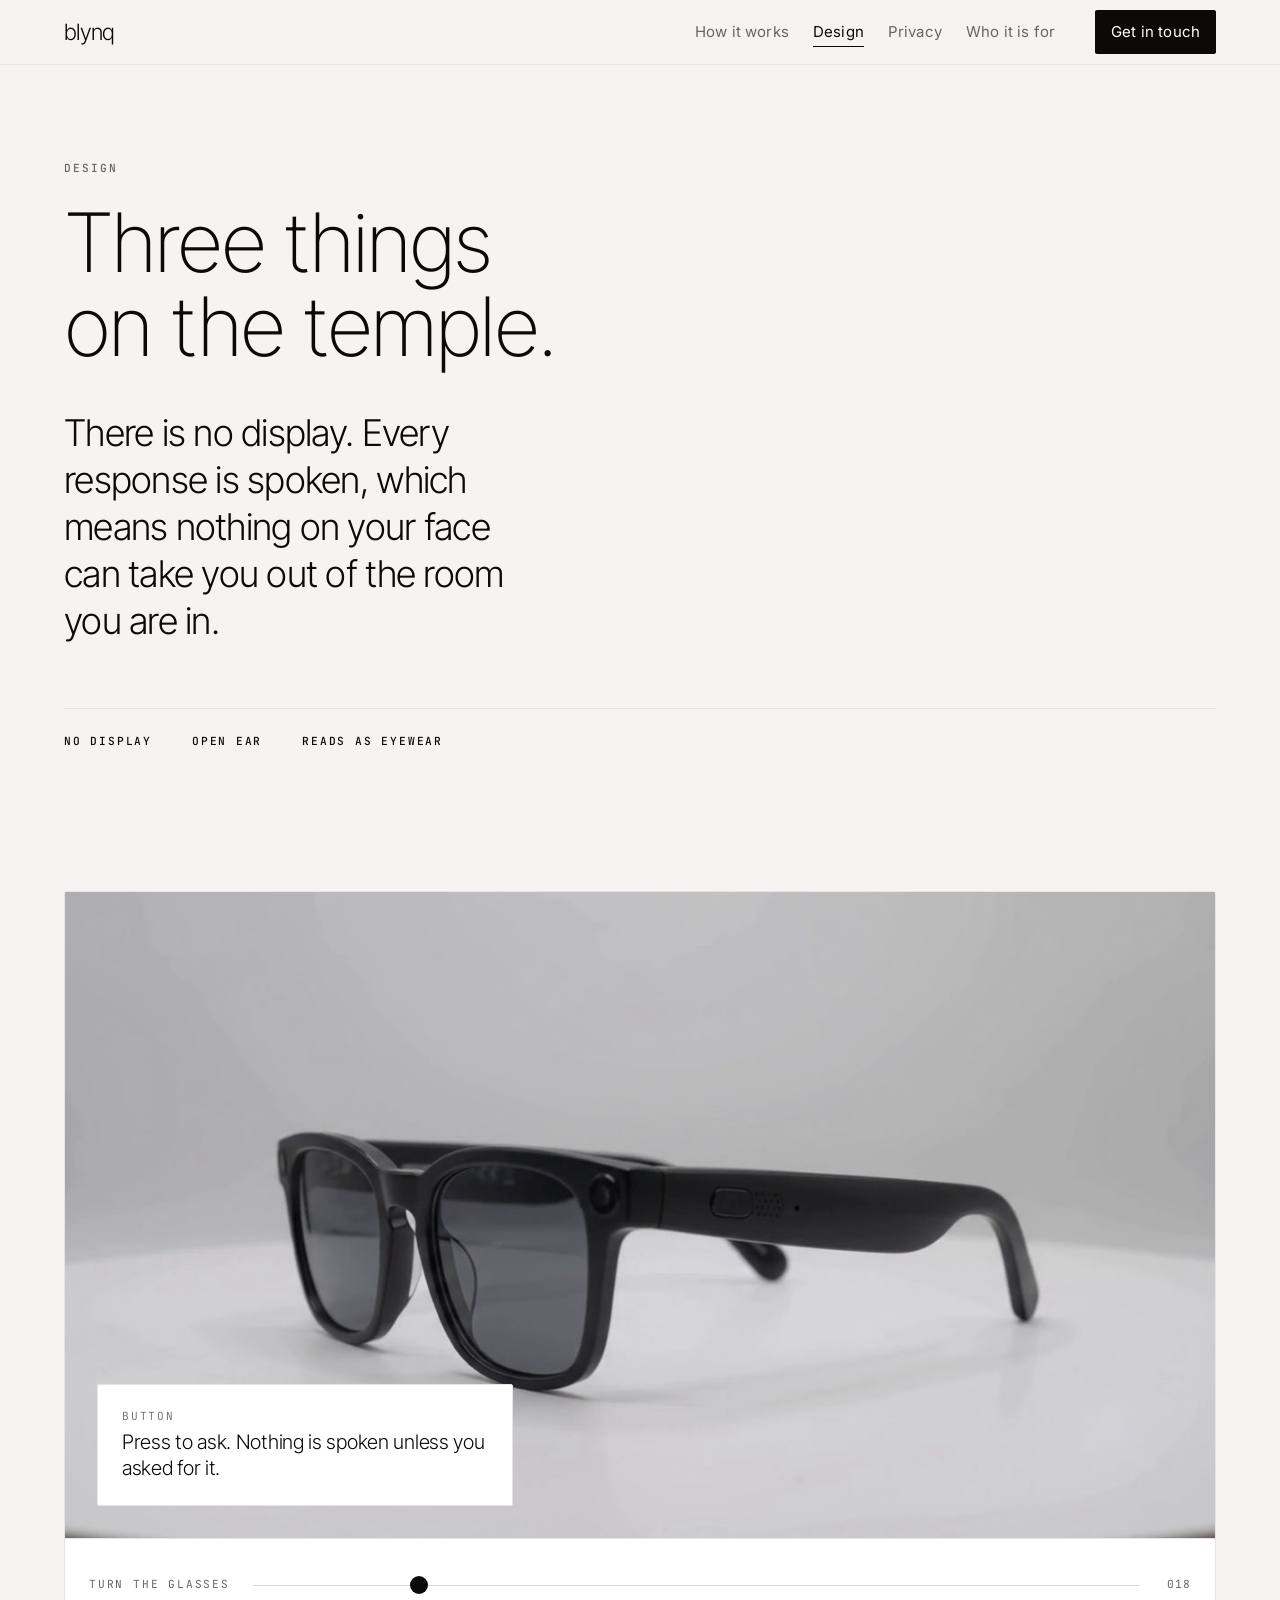
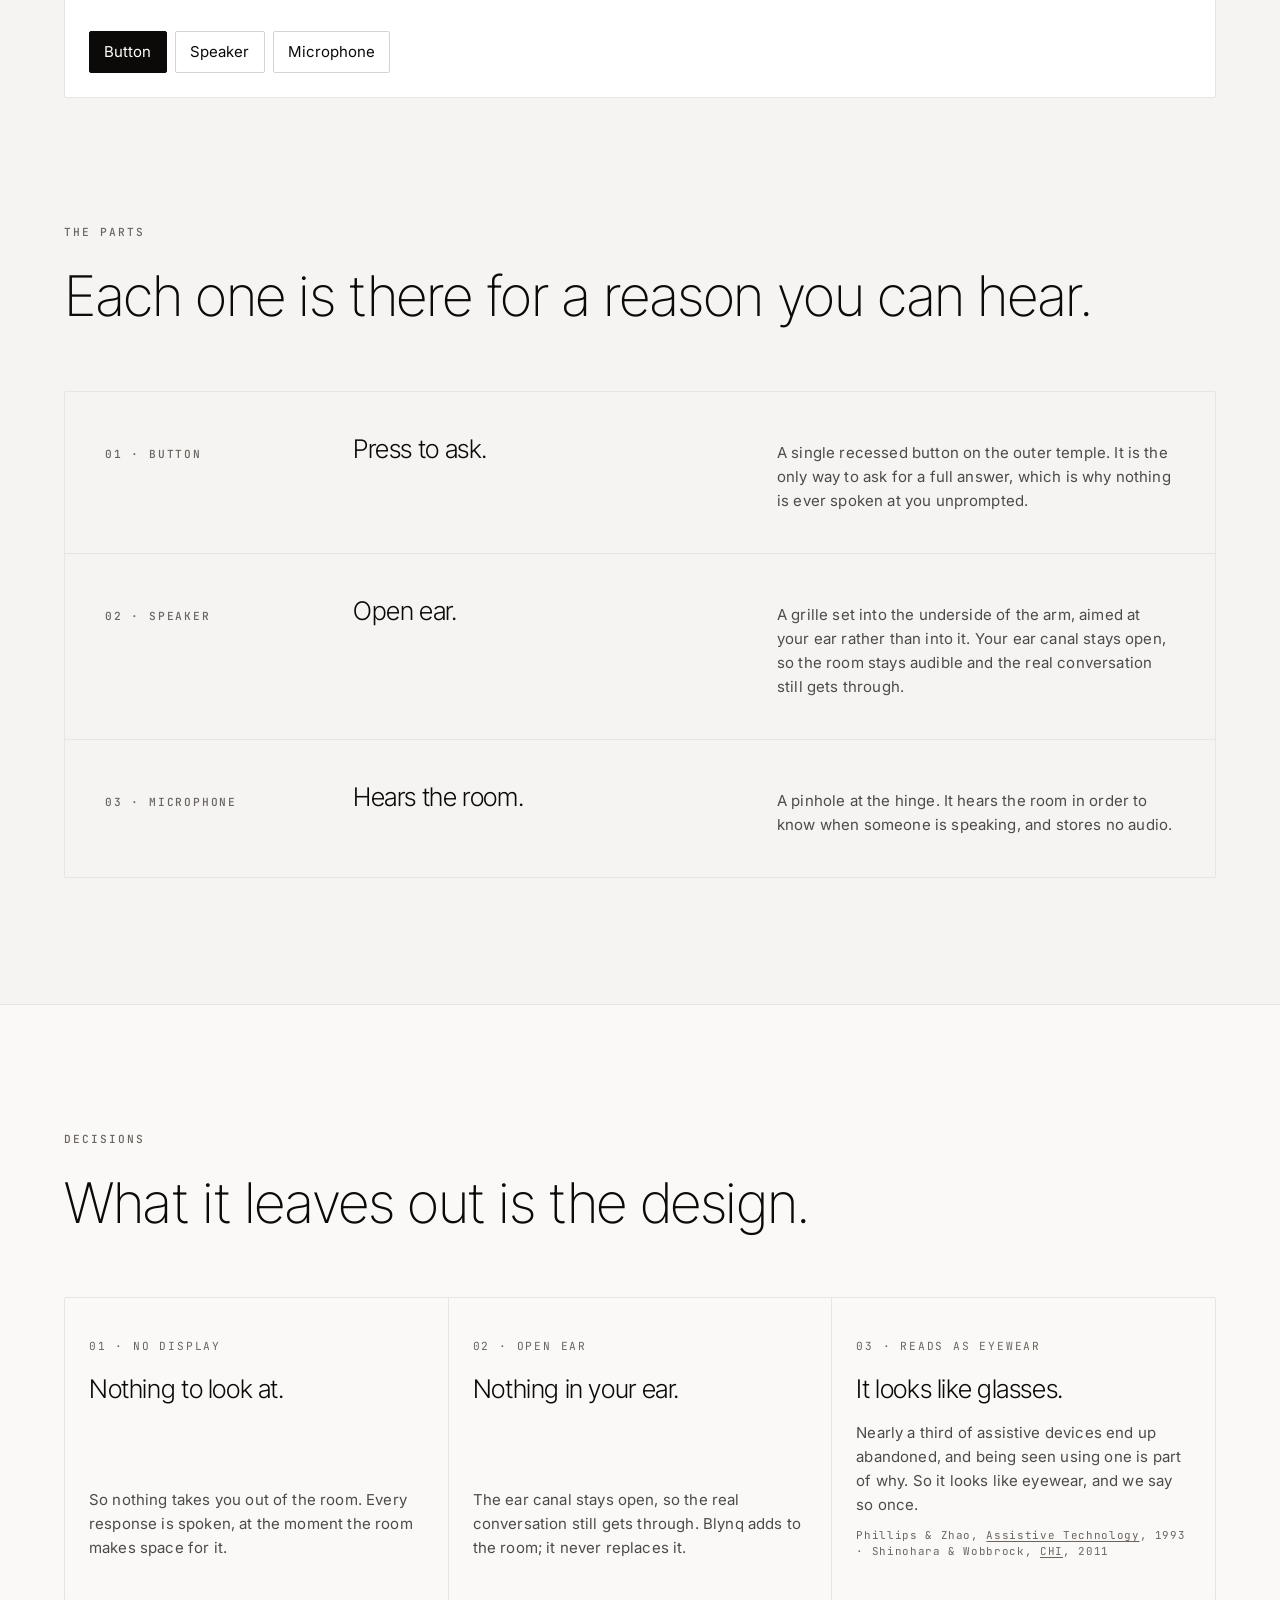
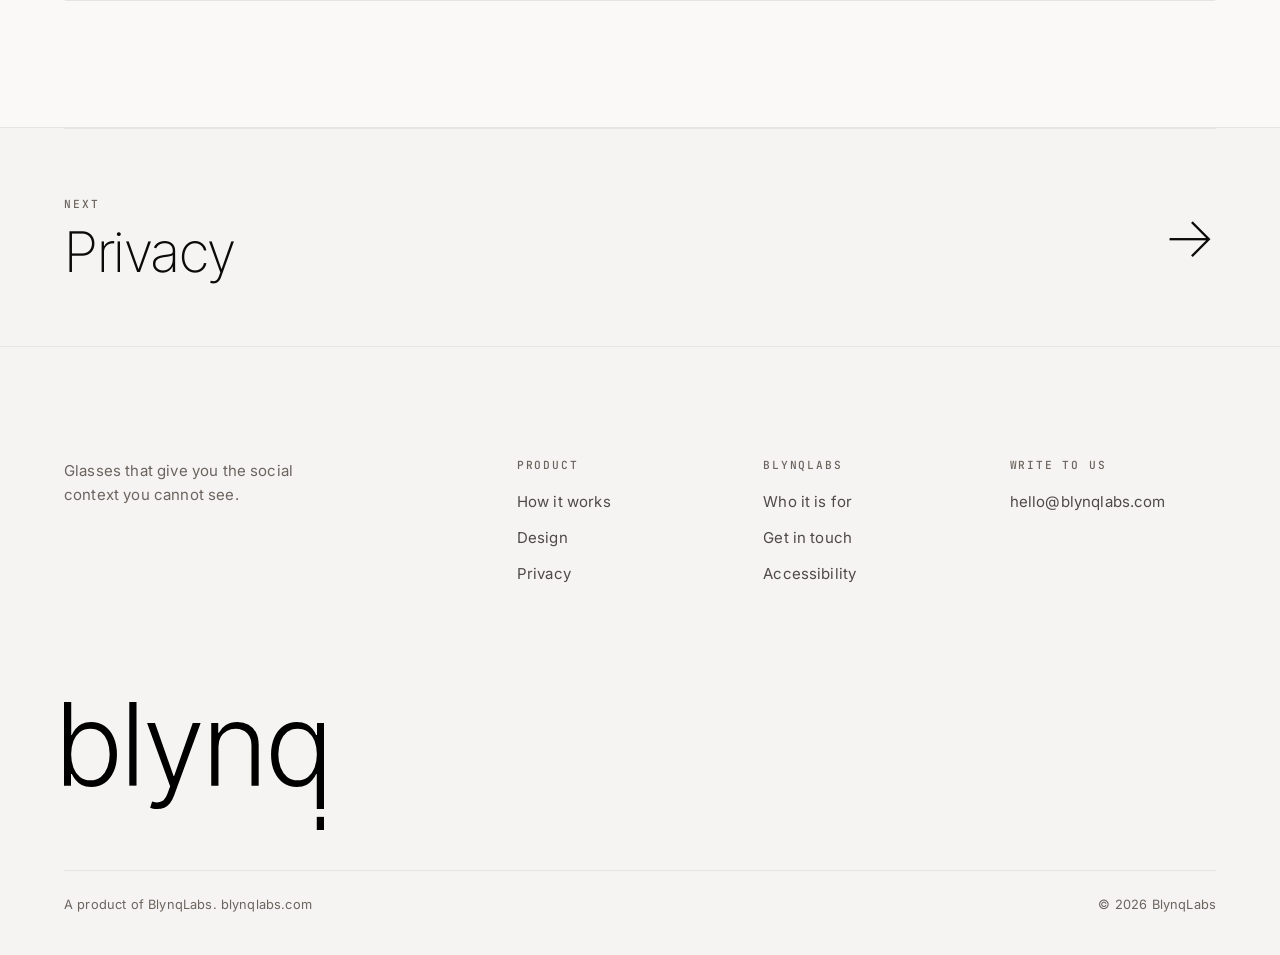
<file: design.html>
<!doctype html>
<html lang="en">
<head>
<meta charset="utf-8">
<meta name="viewport" content="width=device-width, initial-scale=1">
<title>Design · Blynq</title>
<meta name="description" content="No display, open ear, reads as eyewear. Three things on the temple: a button, a speaker and a microphone.">
<meta name="theme-color" content="#f5f4f2">
<meta name="color-scheme" content="light">
<meta property="og:title" content="Design · Blynq">
<meta property="og:description" content="Three things on the temple.">
<meta property="og:image" content="https://blynqlabs.com/poster.jpg">
<link rel="icon" href="favicon.svg" type="image/svg+xml">
<link rel="preconnect" href="https://fonts.googleapis.com">
<link rel="preconnect" href="https://fonts.gstatic.com" crossorigin>
<link href="https://fonts.googleapis.com/css2?family=Inter+Tight:wght@200;300;400&family=Inter:wght@400;500&family=JetBrains+Mono:wght@400;500&display=swap" rel="stylesheet">
<link rel="stylesheet" href="tokens.css">
<link rel="stylesheet" href="site.css">
<script src="site.js" defer></script>
<script src="viewer.js" defer></script>
</head>
<body>

<a class="skip" href="#main">Skip to content</a>

<header class="head">
  <div class="head__in">
    <a class="wordmark" href="index.html">blynq</a>
    <nav class="nav" aria-label="Main">
      <ul class="nav__links">
        <li><a href="how-it-works.html">How it works</a></li>
        <li><a href="design.html" aria-current="page">Design</a></li>
        <li><a href="privacy.html">Privacy</a></li>
        <li><a href="who.html">Who it is for</a></li>
      </ul>
      <a class="nav__cta" href="contact.html">Get in touch</a>
      <button class="menu-btn" type="button" aria-expanded="false" aria-controls="sheet"><span class="menu-btn__t">Menu</span><span class="menu-btn__bars" aria-hidden="true"></span></button>
    </nav>
  </div>
</header>
<div class="sheet" id="sheet" data-open="false" hidden>
  <nav aria-label="Main, mobile">
    <ul>
      <li><a href="index.html"><span class="n">00</span>Home</a></li>
      <li><a href="how-it-works.html"><span class="n">01</span>How it works</a></li>
      <li><a href="design.html" aria-current="page"><span class="n">02</span>Design</a></li>
      <li><a href="privacy.html"><span class="n">03</span>Privacy</a></li>
      <li><a href="who.html"><span class="n">04</span>Who it is for</a></li>
      <li><a href="contact.html"><span class="n">05</span>Get in touch</a></li>
    </ul>
    <p class="sheet__mail">Or write to <a href="mailto:hello@blynqlabs.com">hello@blynqlabs.com</a></p>
  </nav>
</div>

<main id="main">

  <section class="phero shell" aria-labelledby="h-page">
    <p class="label">Design</p>
    <h1 id="h-page">Three things on the temple.</h1>
    <p class="lead">There is no display. Every response is spoken, which means nothing on your face can take you out of the room you are in.</p>
    <div class="phero__meta">
      <span><b>No display</b></span>
      <span><b>Open ear</b></span>
      <span><b>Reads as eyewear</b></span>
    </div>
  </section>

  <!-- The viewer. The prose rows below carry the same content for every reader. -->
  <section class="shell" aria-labelledby="h-turn">
    <h2 id="h-turn" class="sr-only">Turn the glasses</h2>
    <div class="viewer rv">
      <div class="viewer__stage">
        <img id="turn-img" src="frames/blynq_0018.jpg" width="1280" height="720" decoding="async"
             alt="The Blynq glasses, turned to show the recessed button on the outer temple.">
        <div class="viewer__cap" id="turn-cap" aria-hidden="true">
          <p class="k" id="turn-cap-k">Button</p>
          <p id="turn-cap-t">Press to ask. Nothing is spoken unless you asked for it.</p>
        </div>
      </div>
      <div class="viewer__ctrl">
        <label for="turn">Turn the glasses</label>
        <input type="range" id="turn" min="0" max="100" step="1" value="18">
        <output id="turn-out" for="turn" aria-hidden="true">018</output>
      </div>
      <div class="viewer__jump" role="group" aria-label="Jump to a part">
        <button class="chip" type="button" aria-pressed="true" data-frame="18" data-k="Button"
                data-t="Press to ask. Nothing is spoken unless you asked for it."
                data-alt="The Blynq glasses, turned to show the recessed button on the outer temple.">Button</button>
        <button class="chip" type="button" aria-pressed="false" data-frame="52" data-k="Speaker"
                data-t="Open ear. The real conversation still gets through."
                data-alt="The Blynq glasses, turned to show the speaker grille on the temple arm.">Speaker</button>
        <button class="chip" type="button" aria-pressed="false" data-frame="86" data-k="Microphone"
                data-t="Hears the room. Keeps none of the audio."
                data-alt="The Blynq glasses in side profile, showing the pinhole microphone beside the speaker grille.">Microphone</button>
      </div>
    </div>
  </section>

  <section class="section shell" id="parts" aria-labelledby="h-parts">
    <div class="rv">
      <p class="label">The parts</p>
      <h2 id="h-parts">Each one is there for a reason you can hear.</h2>
    </div>
    <dl class="rows rv">
      <div class="row"><dt>01 &middot; Button</dt><dd class="h">Press to ask.</dd>
        <dd><p>A single recessed button on the outer temple. It is the only way to ask for a full answer, which is why nothing is ever spoken at you unprompted.</p></dd></div>
      <div class="row"><dt>02 &middot; Speaker</dt><dd class="h">Open ear.</dd>
        <dd><p>A grille set into the underside of the arm, aimed at your ear rather than into it. Your ear canal stays open, so the room stays audible and the real conversation still gets through.</p></dd></div>
      <div class="row"><dt>03 &middot; Microphone</dt><dd class="h">Hears the room.</dd>
        <dd><p>A pinhole at the hinge. It hears the room in order to know when someone is speaking, and stores no audio.</p></dd></div>
    </dl>
  </section>

  <!-- The constraints stated as decisions (spine §2.5). -->
  <section class="section band" aria-labelledby="h-decisions">
    <div class="shell">
      <div class="rv">
        <p class="label">Decisions</p>
        <h2 id="h-decisions">What it leaves out is the design.</h2>
      </div>
      <div class="rooms rv">
        <div class="room">
          <span class="k">01 &middot; No display</span>
          <h3>Nothing to look at.</h3>
          <p>So nothing takes you out of the room. Every response is spoken, at the moment the room makes space for it.</p>
        </div>
        <div class="room">
          <span class="k">02 &middot; Open ear</span>
          <h3>Nothing in your ear.</h3>
          <p>The ear canal stays open, so the real conversation still gets through. Blynq adds to the room; it never replaces it.</p>
        </div>
        <div class="room">
          <span class="k">03 &middot; Reads as eyewear</span>
          <h3>It looks like glasses.</h3>
          <p>Nearly a third of assistive devices end up abandoned, and being seen using one is part of why. So it looks like eyewear, and we say so once.
            <span class="src">Phillips &amp; Zhao, <a href="https://doi.org/10.1080/10400435.1993.10132205">Assistive Technology</a>, 1993 &middot; Shinohara &amp; Wobbrock, <a href="https://doi.org/10.1145/1978942.1979044">CHI</a>, 2011</span></p>
        </div>
      </div>
    </div>
  </section>

  <div class="shell">
    <a class="next" href="privacy.html">
      <span><span class="label">Next</span><span class="next__t">Privacy</span></span>
      <span class="next__arr" aria-hidden="true">&rarr;</span>
    </a>
  </div>

</main>

<footer class="foot">
  <div class="foot__in">
    <div class="foot__grid">
      <div><p>Glasses that give you the social context you cannot see.</p></div>
      <nav aria-labelledby="f-product"><h2 id="f-product">Product</h2>
        <ul><li><a href="how-it-works.html">How it works</a></li><li><a href="design.html" aria-current="page">Design</a></li><li><a href="privacy.html">Privacy</a></li></ul></nav>
      <nav aria-labelledby="f-company"><h2 id="f-company">BlynqLabs</h2>
        <ul><li><a href="who.html">Who it is for</a></li><li><a href="contact.html">Get in touch</a></li><li><a href="accessibility.html">Accessibility</a></li></ul></nav>
      <div><h2>Write to us</h2><ul><li><a href="mailto:hello@blynqlabs.com">hello@blynqlabs.com</a></li></ul></div>
    </div>
    <img class="foot__mark" src="wordmark.svg" width="260" height="128" alt="Blynq">
    <div class="foot__base"><span>A product of BlynqLabs. blynqlabs.com</span><span>&copy; <span data-year>2026</span> BlynqLabs</span></div>
  </div>
</footer>

</body>
</html>
</file>
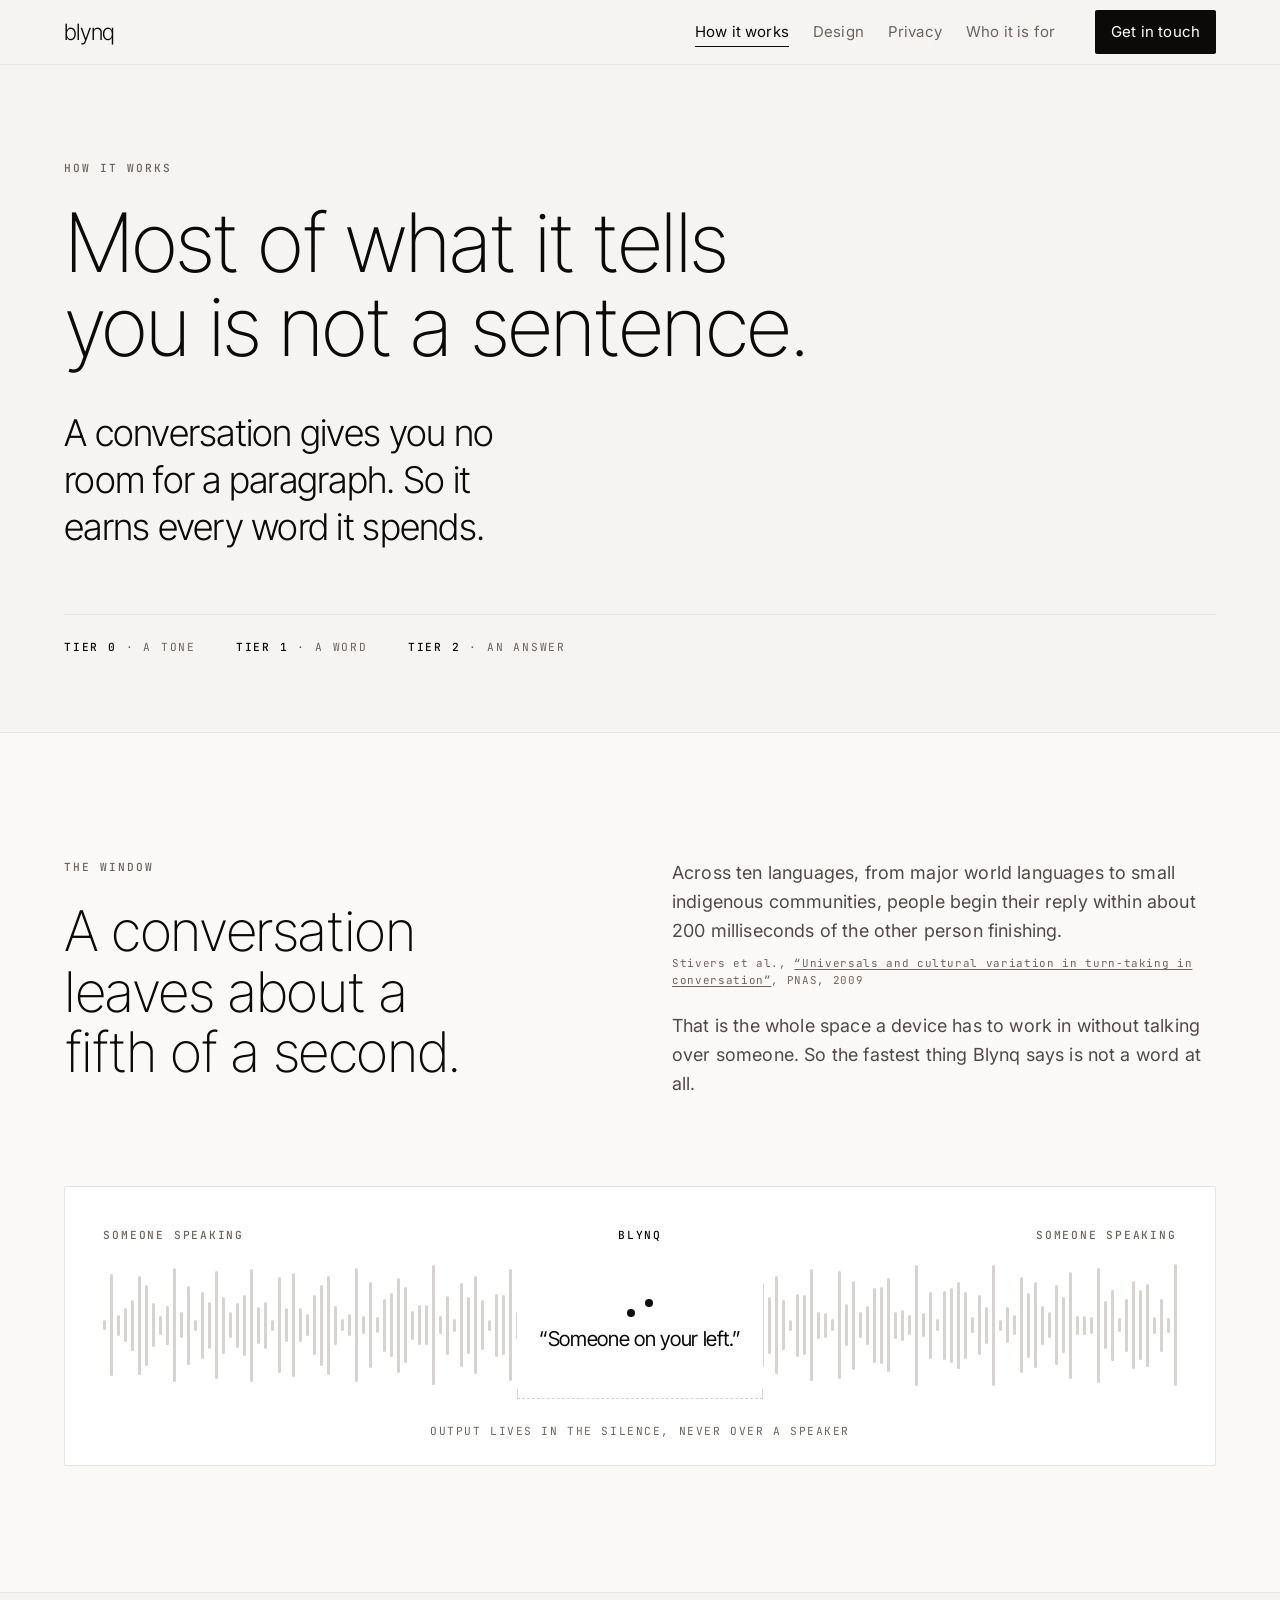
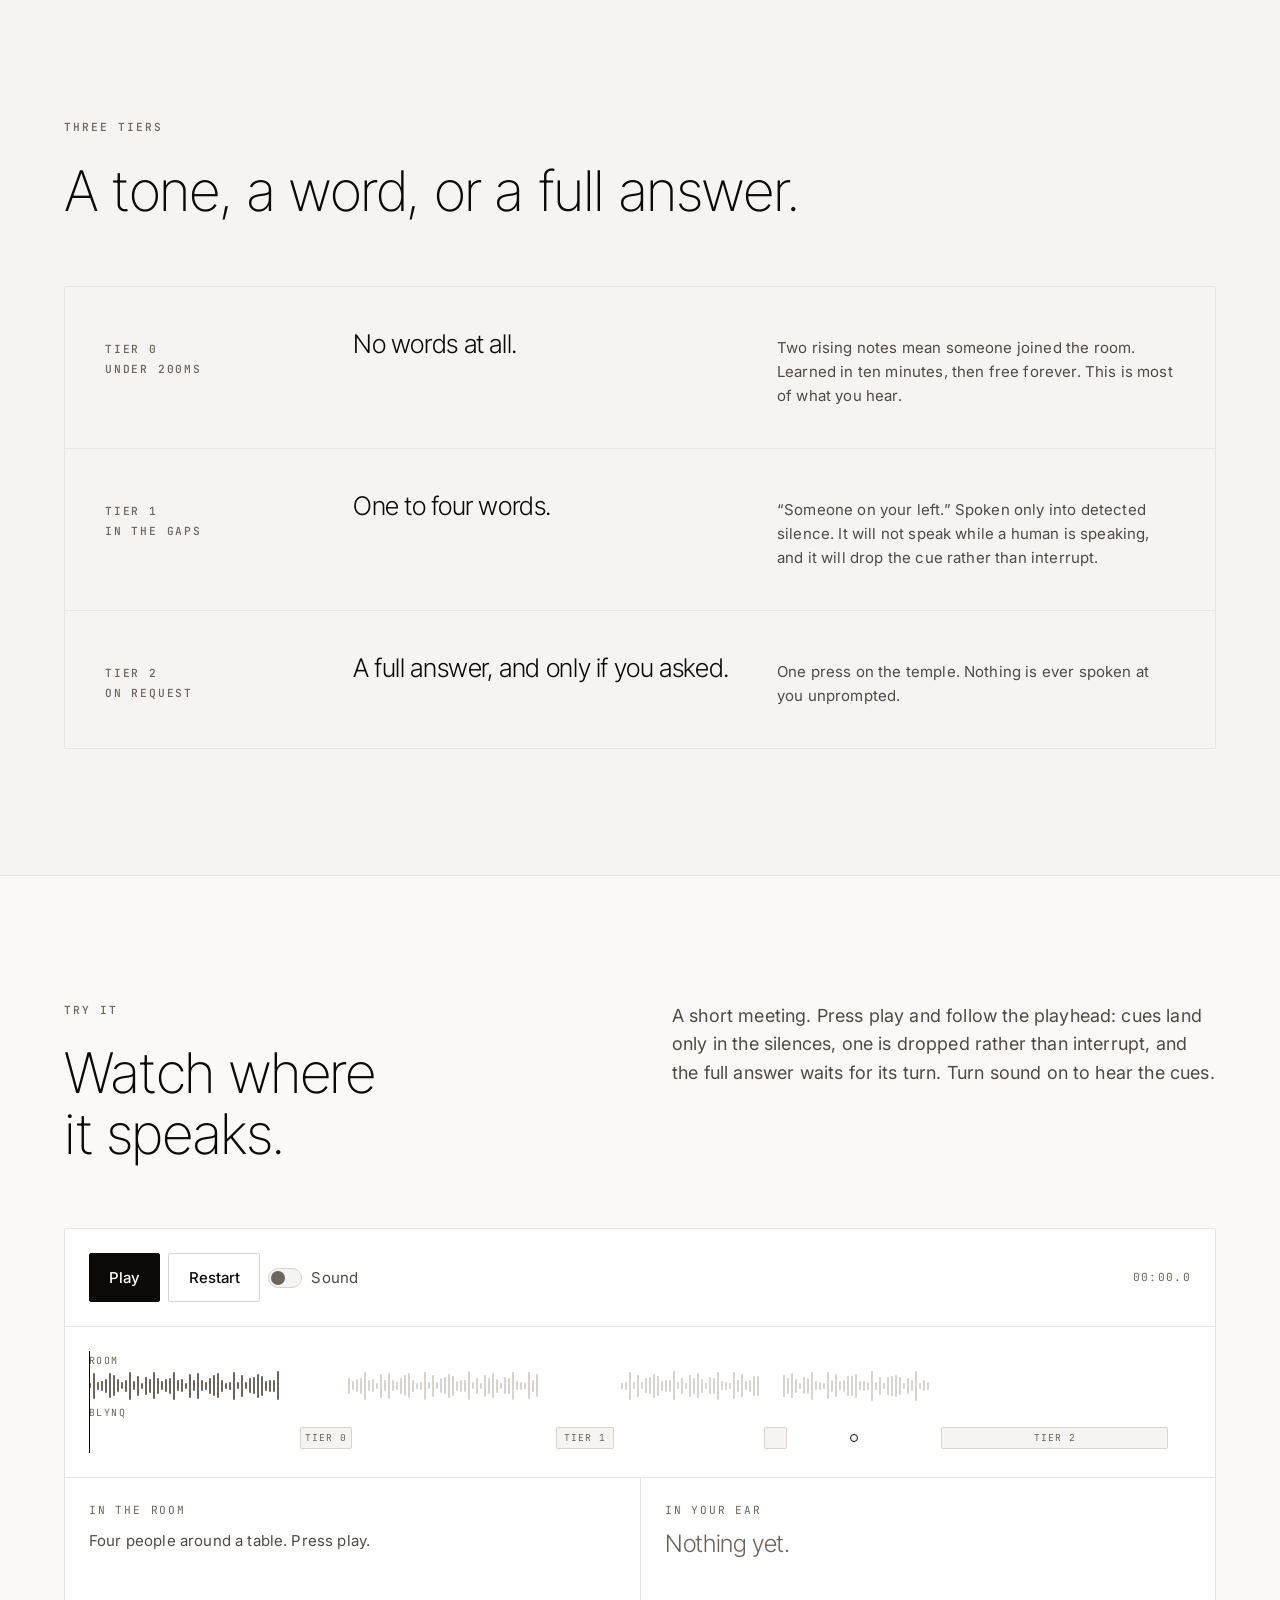
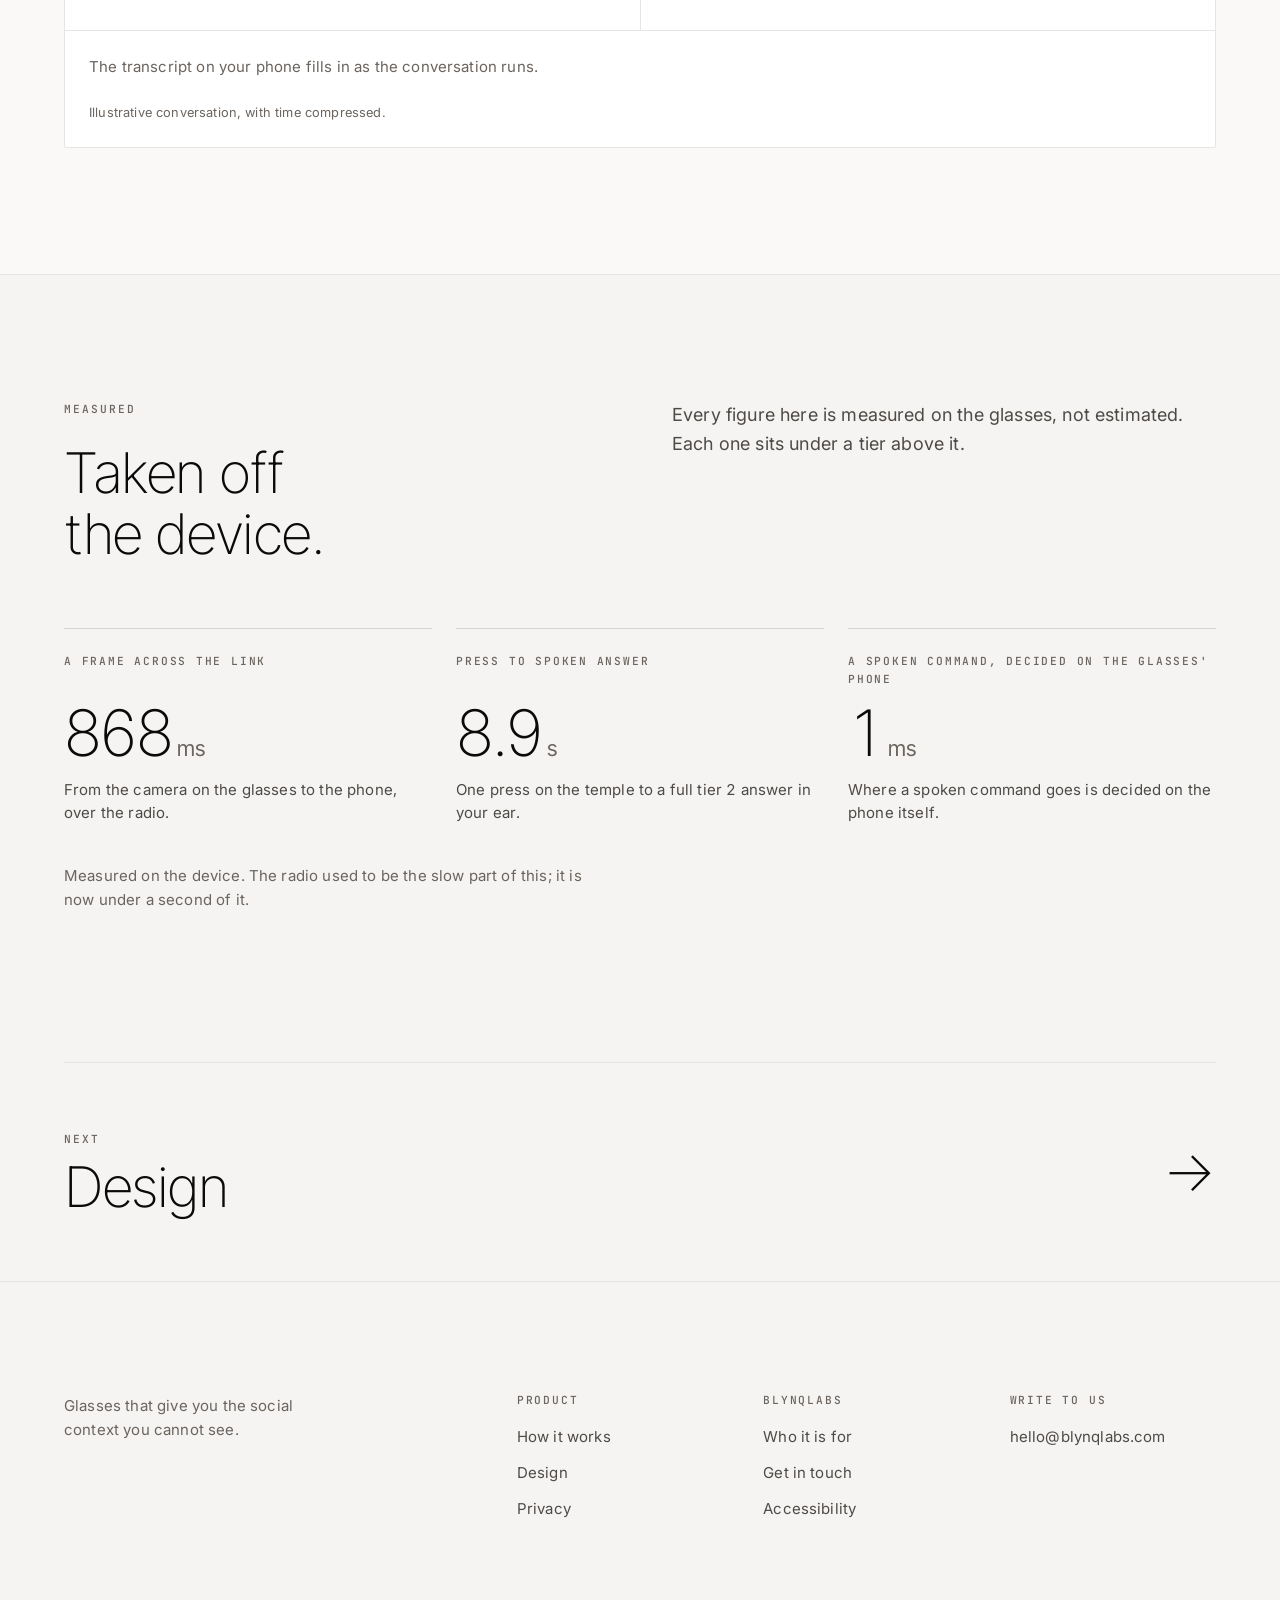
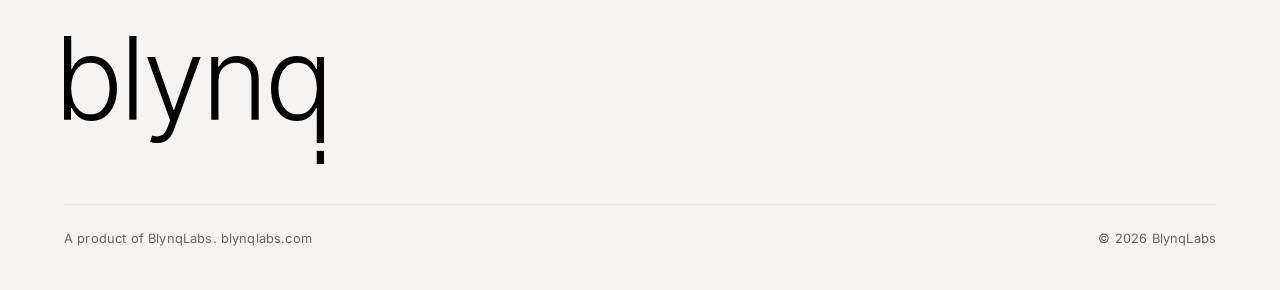
<file: how-it-works.html>
<!doctype html>
<html lang="en">
<head>
<meta charset="utf-8">
<meta name="viewport" content="width=device-width, initial-scale=1">
<title>How it works · Blynq</title>
<meta name="description" content="A tone, a word, or a full answer. Blynq speaks only into the silences of a conversation, and never over a person.">
<meta name="theme-color" content="#f5f4f2">
<meta name="color-scheme" content="light">
<meta property="og:title" content="How it works · Blynq">
<meta property="og:description" content="Most of what it tells you is not a sentence.">
<meta property="og:image" content="https://blynqlabs.com/poster.jpg">
<link rel="icon" href="favicon.svg" type="image/svg+xml">
<link rel="preconnect" href="https://fonts.googleapis.com">
<link rel="preconnect" href="https://fonts.gstatic.com" crossorigin>
<link href="https://fonts.googleapis.com/css2?family=Inter+Tight:wght@200;300;400&family=Inter:wght@400;500&family=JetBrains+Mono:wght@400;500&display=swap" rel="stylesheet">
<link rel="stylesheet" href="tokens.css">
<link rel="stylesheet" href="site.css">
<script src="site.js" defer></script>
<script src="simulator.js" defer></script>
</head>
<body>

<a class="skip" href="#main">Skip to content</a>

<header class="head">
  <div class="head__in">
    <a class="wordmark" href="index.html">blynq</a>
    <nav class="nav" aria-label="Main">
      <ul class="nav__links">
        <li><a href="how-it-works.html" aria-current="page">How it works</a></li>
        <li><a href="design.html">Design</a></li>
        <li><a href="privacy.html">Privacy</a></li>
        <li><a href="who.html">Who it is for</a></li>
      </ul>
      <a class="nav__cta" href="contact.html">Get in touch</a>
      <button class="menu-btn" type="button" aria-expanded="false" aria-controls="sheet"><span class="menu-btn__t">Menu</span><span class="menu-btn__bars" aria-hidden="true"></span></button>
    </nav>
  </div>
</header>
<div class="sheet" id="sheet" data-open="false" hidden>
  <nav aria-label="Main, mobile">
    <ul>
      <li><a href="index.html"><span class="n">00</span>Home</a></li>
      <li><a href="how-it-works.html" aria-current="page"><span class="n">01</span>How it works</a></li>
      <li><a href="design.html"><span class="n">02</span>Design</a></li>
      <li><a href="privacy.html"><span class="n">03</span>Privacy</a></li>
      <li><a href="who.html"><span class="n">04</span>Who it is for</a></li>
      <li><a href="contact.html"><span class="n">05</span>Get in touch</a></li>
    </ul>
    <p class="sheet__mail">Or write to <a href="mailto:hello@blynqlabs.com">hello@blynqlabs.com</a></p>
  </nav>
</div>

<main id="main">

  <section class="phero shell" aria-labelledby="h-page">
    <p class="label">How it works</p>
    <h1 id="h-page">Most of what it tells you is not a sentence.</h1>
    <p class="lead">A conversation gives you no room for a paragraph. So it earns every word it spends.</p>
    <div class="phero__meta">
      <span><b>Tier 0</b> &middot; a tone</span>
      <span><b>Tier 1</b> &middot; a word</span>
      <span><b>Tier 2</b> &middot; an answer</span>
    </div>
  </section>

  <!-- The window. The research figure is the reason the tiers exist, so it
       leads the page, and it is sourced on the page rather than asserted. -->
  <section class="section band" aria-labelledby="h-window">
    <div class="shell">
      <div class="split">
        <div class="split__head rv">
          <p class="label">The window</p>
          <h2 id="h-window">A conversation leaves about a fifth of a second.</h2>
        </div>
        <div class="split__body rv">
          <p>Across ten languages, from major world languages to small indigenous communities, people begin their reply within about 200 milliseconds of the other person finishing.
            <span class="src">Stivers et al., <a href="https://www.pnas.org/doi/10.1073/pnas.0903616106">&ldquo;Universals and cultural variation in turn-taking in conversation&rdquo;</a>, PNAS, 2009</span></p>
          <p>That is the whole space a device has to work in without talking over someone. So the fastest thing Blynq says is not a word at all.</p>
        </div>
      </div>

      <figure class="gapfig rv" role="img" aria-label="Two blocks of human speech shown as sound waves, with a measured silence between them. Blynq's response sits inside the silence and never overlaps a speaker.">
        <div class="gapfig__labels" aria-hidden="true"><span>Someone speaking</span><span>Blynq</span><span>Someone speaking</span></div>
        <div class="gapfig__row" aria-hidden="true">
          <div class="bars" data-bars="80" data-seed="0"></div>
          <div class="gapfig__out">
            <div class="notes"><span></span><span></span></div>
            <p class="gapfig__word">&ldquo;Someone on your left.&rdquo;</p>
          </div>
          <div class="bars bars--end" data-bars="80" data-seed="31"></div>
        </div>
        <div class="gapfig__brace" aria-hidden="true"><span></span><span></span><span></span></div>
        <figcaption>Output lives in the silence, never over a speaker</figcaption>
      </figure>
    </div>
  </section>

  <!-- The three tiers: the headline capability, not a spec appendix. -->
  <section class="section shell" id="tiers" aria-labelledby="h-tiers">
    <div class="rv">
      <p class="label">Three tiers</p>
      <h2 id="h-tiers">A tone, a word, or a full answer.</h2>
    </div>
    <dl class="rows rv">
      <div class="row">
        <dt>Tier 0<br>under 200ms</dt>
        <dd class="h">No words at all.</dd>
        <dd><p>Two rising notes mean someone joined the room. Learned in ten minutes, then free forever. This is most of what you hear.</p></dd>
      </div>
      <div class="row">
        <dt>Tier 1<br>in the gaps</dt>
        <dd class="h">One to four words.</dd>
        <dd><p>&ldquo;Someone on your left.&rdquo; Spoken only into detected silence. It will not speak while a human is speaking, and it will drop the cue rather than interrupt.</p></dd>
      </div>
      <div class="row">
        <dt>Tier 2<br>on request</dt>
        <dd class="h">A full answer, and only if you asked.</dd>
        <dd><p>One press on the temple. Nothing is ever spoken at you unprompted.</p></dd>
      </div>
    </dl>
  </section>

  <!-- The simulator. A scripted conversation run on a timeline, so the rules
       above can be watched rather than read. Blynq's output goes to a polite
       live region: a screen reader hears exactly what the wearer would, and
       nothing else, which is the product's own behaviour. Works without
       sound; sound is opt-in and synthesized in the browser. -->
  <section class="section band" id="try" aria-labelledby="h-try">
    <div class="shell">
      <div class="split">
        <div class="split__head rv">
          <p class="label">Try it</p>
          <h2 id="h-try">Watch where it speaks.</h2>
        </div>
        <div class="split__body rv">
          <p>A short meeting. Press play and follow the playhead: cues land only in the silences, one is dropped rather than interrupt, and the full answer waits for its turn. Turn sound on to hear the cues.</p>
        </div>
      </div>

      <div class="sim rv" id="sim">
        <div class="sim__bar">
          <div class="sim__ctrls">
            <button class="btn btn--ink" type="button" id="sim-play" aria-describedby="sim-note">Play</button>
            <button class="btn btn--line" type="button" id="sim-restart">Restart</button>
            <label class="toggle"><input type="checkbox" id="sim-sound"> Sound</label>
          </div>
          <span class="sim__clock" id="sim-clock" aria-hidden="true">00:00.0</span>
        </div>

        <div class="sim__track" aria-hidden="true">
          <div class="sim__lane" id="lane-room"><span class="sim__lane-l">Room</span></div>
          <div class="sim__lane" id="lane-blynq"><span class="sim__lane-l">Blynq</span></div>
          <div class="sim__head" id="sim-head"></div>
        </div>

        <div class="sim__now">
          <div>
            <p class="k">In the room</p>
            <p class="sim__room" id="sim-room">Four people around a table. Press play.</p>
          </div>
          <div>
            <p class="k">In your ear</p>
            <p class="sim__say is-quiet" id="sim-say" aria-live="polite" aria-atomic="true">Nothing yet.</p>
          </div>
        </div>
        <ol class="sim__log" id="sim-log" aria-label="Transcript on your phone"></ol>
        <p class="sim__note" id="sim-note">Illustrative conversation, with time compressed.</p>
      </div>
    </div>
  </section>

  <!-- Measured: the proof slot. -->
  <section class="section shell" aria-labelledby="h-measured">
    <div class="split">
      <div class="split__head rv">
        <p class="label">Measured</p>
        <h2 id="h-measured">Taken off the device.</h2>
      </div>
      <div class="split__body rv">
        <p>Every figure here is measured on the glasses, not estimated. Each one sits under a tier above it.</p>
      </div>
    </div>
    <dl class="measured rv">
      <div><dt>A frame across the link</dt><dd>868<span>ms</span><small>From the camera on the glasses to the phone, over the radio.</small></dd></div>
      <div><dt>Press to spoken answer</dt><dd>8.9<span>s</span><small>One press on the temple to a full tier 2 answer in your ear.</small></dd></div>
      <div><dt>A spoken command, decided on the glasses' phone</dt><dd>1<span>ms</span><small>Where a spoken command goes is decided on the phone itself.</small></dd></div>
    </dl>
    <p class="measured__note">Measured on the device. The radio used to be the slow part of this; it is now under a second of it.</p>
  </section>

  <div class="shell">
    <a class="next" href="design.html">
      <span><span class="label">Next</span><span class="next__t">Design</span></span>
      <span class="next__arr" aria-hidden="true">&rarr;</span>
    </a>
  </div>

</main>

<footer class="foot">
  <div class="foot__in">
    <div class="foot__grid">
      <div><p>Glasses that give you the social context you cannot see.</p></div>
      <nav aria-labelledby="f-product"><h2 id="f-product">Product</h2>
        <ul><li><a href="how-it-works.html" aria-current="page">How it works</a></li><li><a href="design.html">Design</a></li><li><a href="privacy.html">Privacy</a></li></ul></nav>
      <nav aria-labelledby="f-company"><h2 id="f-company">BlynqLabs</h2>
        <ul><li><a href="who.html">Who it is for</a></li><li><a href="contact.html">Get in touch</a></li><li><a href="accessibility.html">Accessibility</a></li></ul></nav>
      <div><h2>Write to us</h2><ul><li><a href="mailto:hello@blynqlabs.com">hello@blynqlabs.com</a></li></ul></div>
    </div>
    <img class="foot__mark" src="wordmark.svg" width="260" height="128" alt="Blynq">
    <div class="foot__base"><span>A product of BlynqLabs. blynqlabs.com</span><span>&copy; <span data-year>2026</span> BlynqLabs</span></div>
  </div>
</footer>

</body>
</html>
</file>
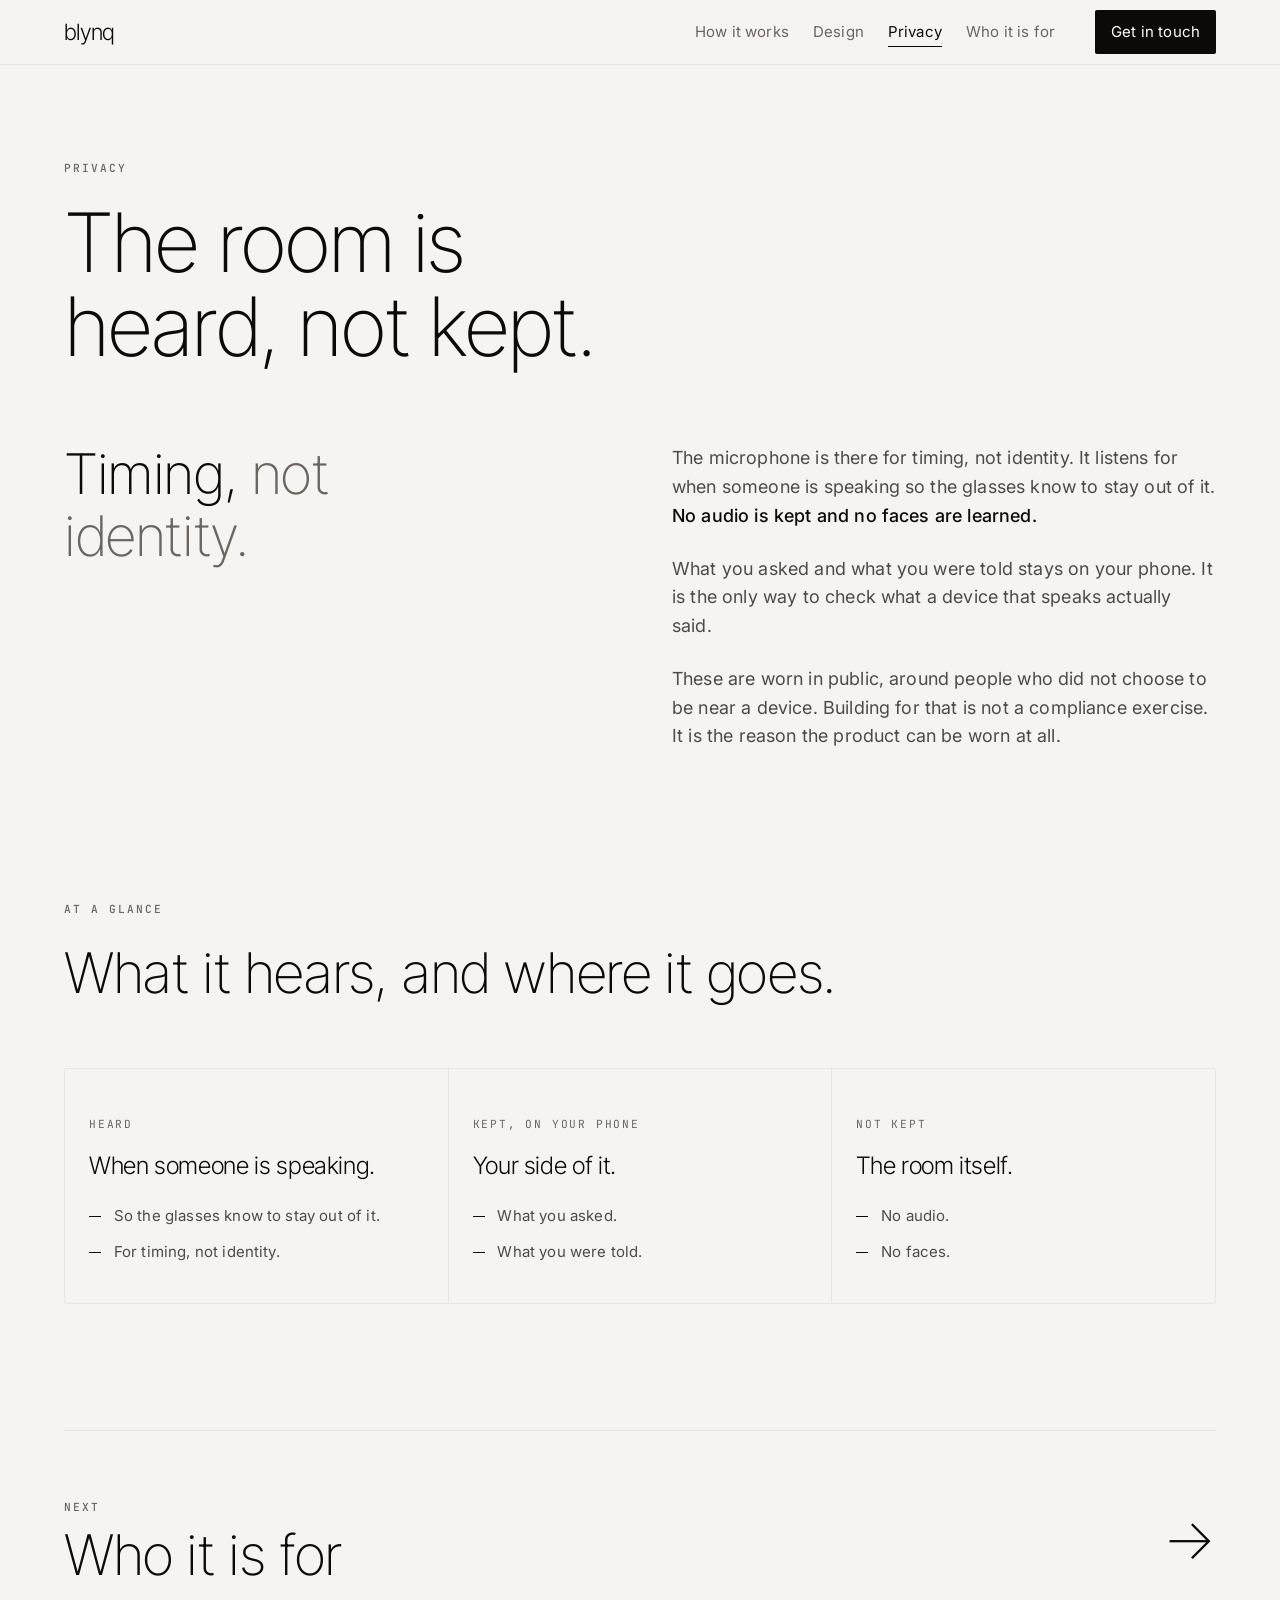
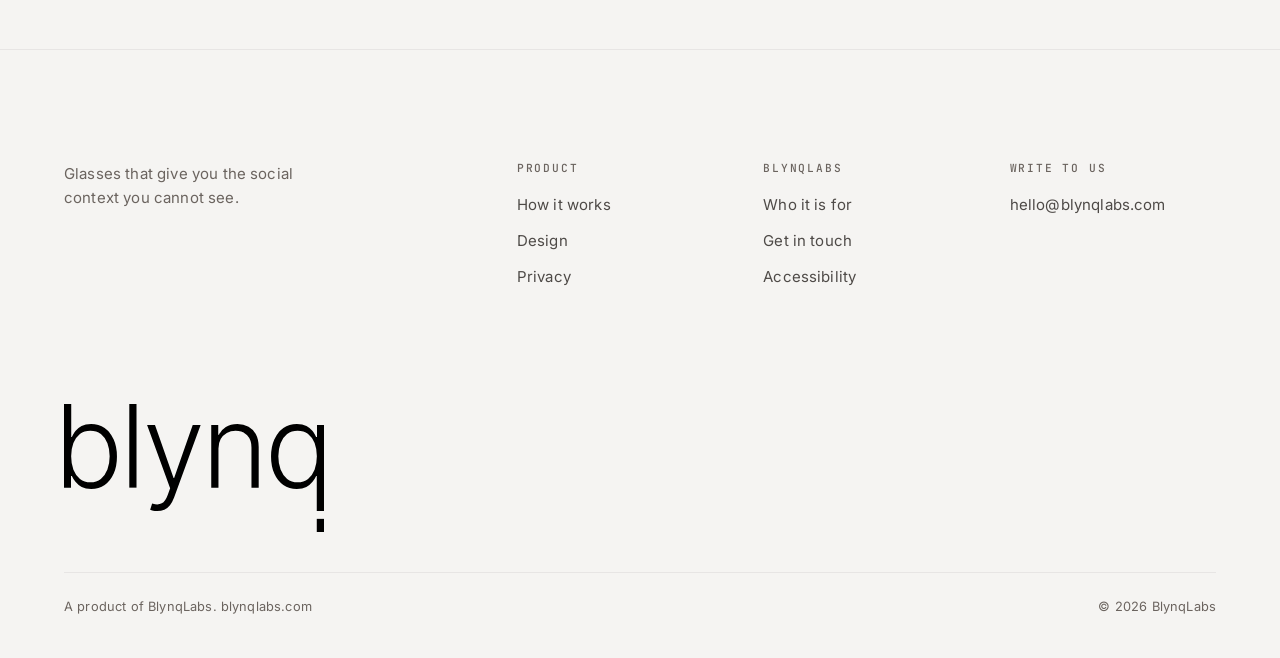
<file: privacy.html>
<!doctype html>
<html lang="en">
<head>
<meta charset="utf-8">
<meta name="viewport" content="width=device-width, initial-scale=1">
<title>Privacy · Blynq</title>
<meta name="description" content="The room is heard, not kept. No audio is kept and no faces are learned. What you asked and what you were told stays on your phone.">
<meta name="theme-color" content="#f5f4f2">
<meta name="color-scheme" content="light">
<meta property="og:title" content="Privacy · Blynq">
<meta property="og:description" content="The room is heard, not kept.">
<meta property="og:image" content="https://blynqlabs.com/poster.jpg">
<link rel="icon" href="favicon.svg" type="image/svg+xml">
<link rel="preconnect" href="https://fonts.googleapis.com">
<link rel="preconnect" href="https://fonts.gstatic.com" crossorigin>
<link href="https://fonts.googleapis.com/css2?family=Inter+Tight:wght@200;300;400&family=Inter:wght@400;500&family=JetBrains+Mono:wght@400;500&display=swap" rel="stylesheet">
<link rel="stylesheet" href="tokens.css">
<link rel="stylesheet" href="site.css">
<script src="site.js" defer></script>
</head>
<body>

<a class="skip" href="#main">Skip to content</a>

<header class="head">
  <div class="head__in">
    <a class="wordmark" href="index.html">blynq</a>
    <nav class="nav" aria-label="Main">
      <ul class="nav__links">
        <li><a href="how-it-works.html">How it works</a></li>
        <li><a href="design.html">Design</a></li>
        <li><a href="privacy.html" aria-current="page">Privacy</a></li>
        <li><a href="who.html">Who it is for</a></li>
      </ul>
      <a class="nav__cta" href="contact.html">Get in touch</a>
      <button class="menu-btn" type="button" aria-expanded="false" aria-controls="sheet"><span class="menu-btn__t">Menu</span><span class="menu-btn__bars" aria-hidden="true"></span></button>
    </nav>
  </div>
</header>
<div class="sheet" id="sheet" data-open="false" hidden>
  <nav aria-label="Main, mobile">
    <ul>
      <li><a href="index.html"><span class="n">00</span>Home</a></li>
      <li><a href="how-it-works.html"><span class="n">01</span>How it works</a></li>
      <li><a href="design.html"><span class="n">02</span>Design</a></li>
      <li><a href="privacy.html" aria-current="page"><span class="n">03</span>Privacy</a></li>
      <li><a href="who.html"><span class="n">04</span>Who it is for</a></li>
      <li><a href="contact.html"><span class="n">05</span>Get in touch</a></li>
    </ul>
    <p class="sheet__mail">Or write to <a href="mailto:hello@blynqlabs.com">hello@blynqlabs.com</a></p>
  </nav>
</div>

<main id="main">

  <!-- The privacy statement is three paragraphs, and stays three (spine,
       2026-09-18). Length is tone: a true claim can be short. The ledger
       below restates those same three paragraphs as a table; it adds no
       new claim and no new negation. -->
  <section class="phero shell" aria-labelledby="h-page">
    <p class="label">Privacy</p>
    <h1 id="h-page">The room is heard, not kept.</h1>
  </section>

  <section class="shell" aria-label="Privacy statement">
    <div class="split">
      <div class="split__head rv">
        <p class="statement">Timing, <em>not identity.</em></p>
      </div>
      <div class="split__body rv">
        <p>The microphone is there for timing, not identity. It listens for when someone is speaking so the glasses know to stay out of it. <strong>No audio is kept and no faces are learned.</strong></p>
        <p>What you asked and what you were told stays on your phone. It is the only way to check what a device that speaks actually said.</p>
        <p>These are worn in public, around people who did not choose to be near a device. Building for that is not a compliance exercise. It is the reason the product can be worn at all.</p>
      </div>
    </div>
  </section>

  <section class="section" aria-labelledby="h-ledger">
    <div class="shell">
      <div class="rv">
        <p class="label">At a glance</p>
        <h2 id="h-ledger">What it hears, and where it goes.</h2>
      </div>
      <div class="ledger rv">
        <div>
          <span class="k">Heard</span>
          <h3>When someone is speaking.</h3>
          <ul>
            <li>So the glasses know to stay out of it.</li>
            <li>For timing, not identity.</li>
          </ul>
        </div>
        <div>
          <span class="k">Kept, on your phone</span>
          <h3>Your side of it.</h3>
          <ul>
            <li>What you asked.</li>
            <li>What you were told.</li>
          </ul>
        </div>
        <div>
          <span class="k">Not kept</span>
          <h3>The room itself.</h3>
          <ul>
            <li>No audio.</li>
            <li>No faces.</li>
          </ul>
        </div>
      </div>
    </div>
  </section>

  <div class="shell">
    <a class="next" href="who.html">
      <span><span class="label">Next</span><span class="next__t">Who it is for</span></span>
      <span class="next__arr" aria-hidden="true">&rarr;</span>
    </a>
  </div>

</main>

<footer class="foot">
  <div class="foot__in">
    <div class="foot__grid">
      <div><p>Glasses that give you the social context you cannot see.</p></div>
      <nav aria-labelledby="f-product"><h2 id="f-product">Product</h2>
        <ul><li><a href="how-it-works.html">How it works</a></li><li><a href="design.html">Design</a></li><li><a href="privacy.html" aria-current="page">Privacy</a></li></ul></nav>
      <nav aria-labelledby="f-company"><h2 id="f-company">BlynqLabs</h2>
        <ul><li><a href="who.html">Who it is for</a></li><li><a href="contact.html">Get in touch</a></li><li><a href="accessibility.html">Accessibility</a></li></ul></nav>
      <div><h2>Write to us</h2><ul><li><a href="mailto:hello@blynqlabs.com">hello@blynqlabs.com</a></li></ul></div>
    </div>
    <img class="foot__mark" src="wordmark.svg" width="260" height="128" alt="Blynq">
    <div class="foot__base"><span>A product of BlynqLabs. blynqlabs.com</span><span>&copy; <span data-year>2026</span> BlynqLabs</span></div>
  </div>
</footer>

</body>
</html>
</file>
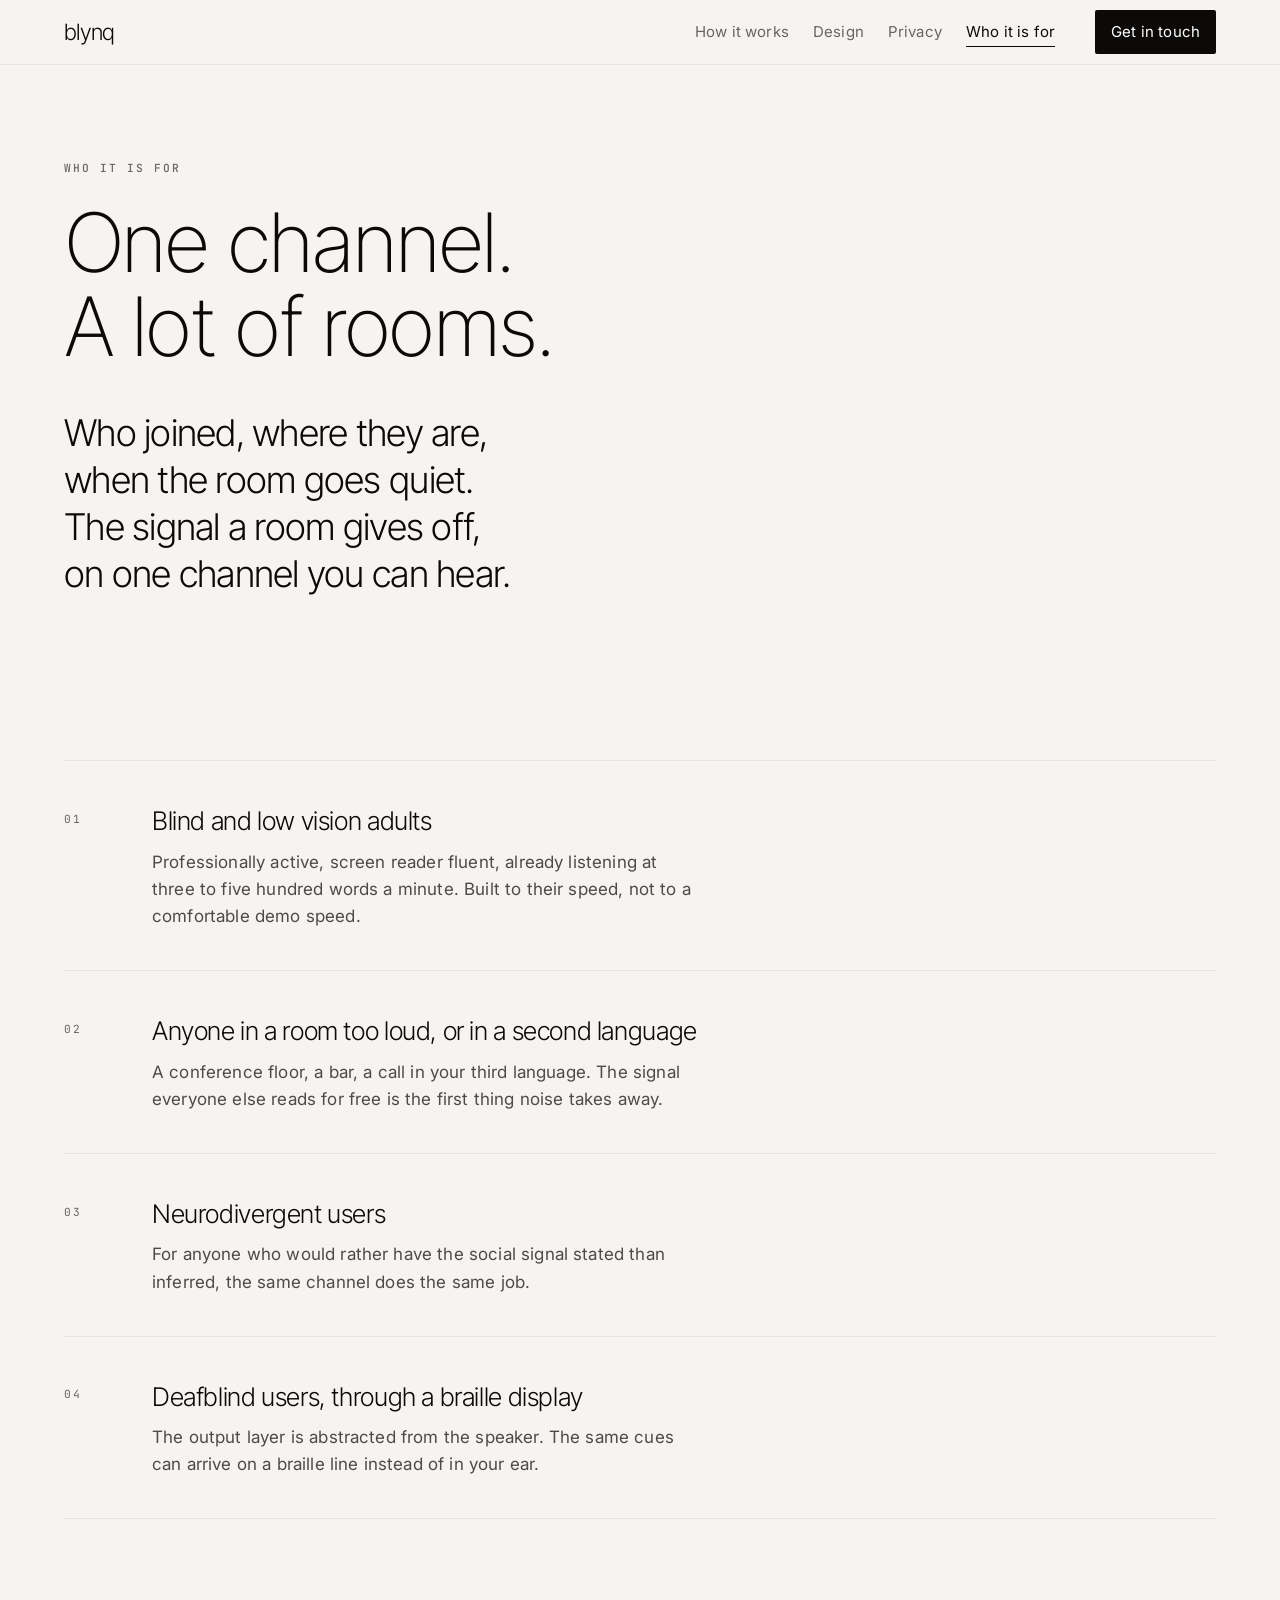
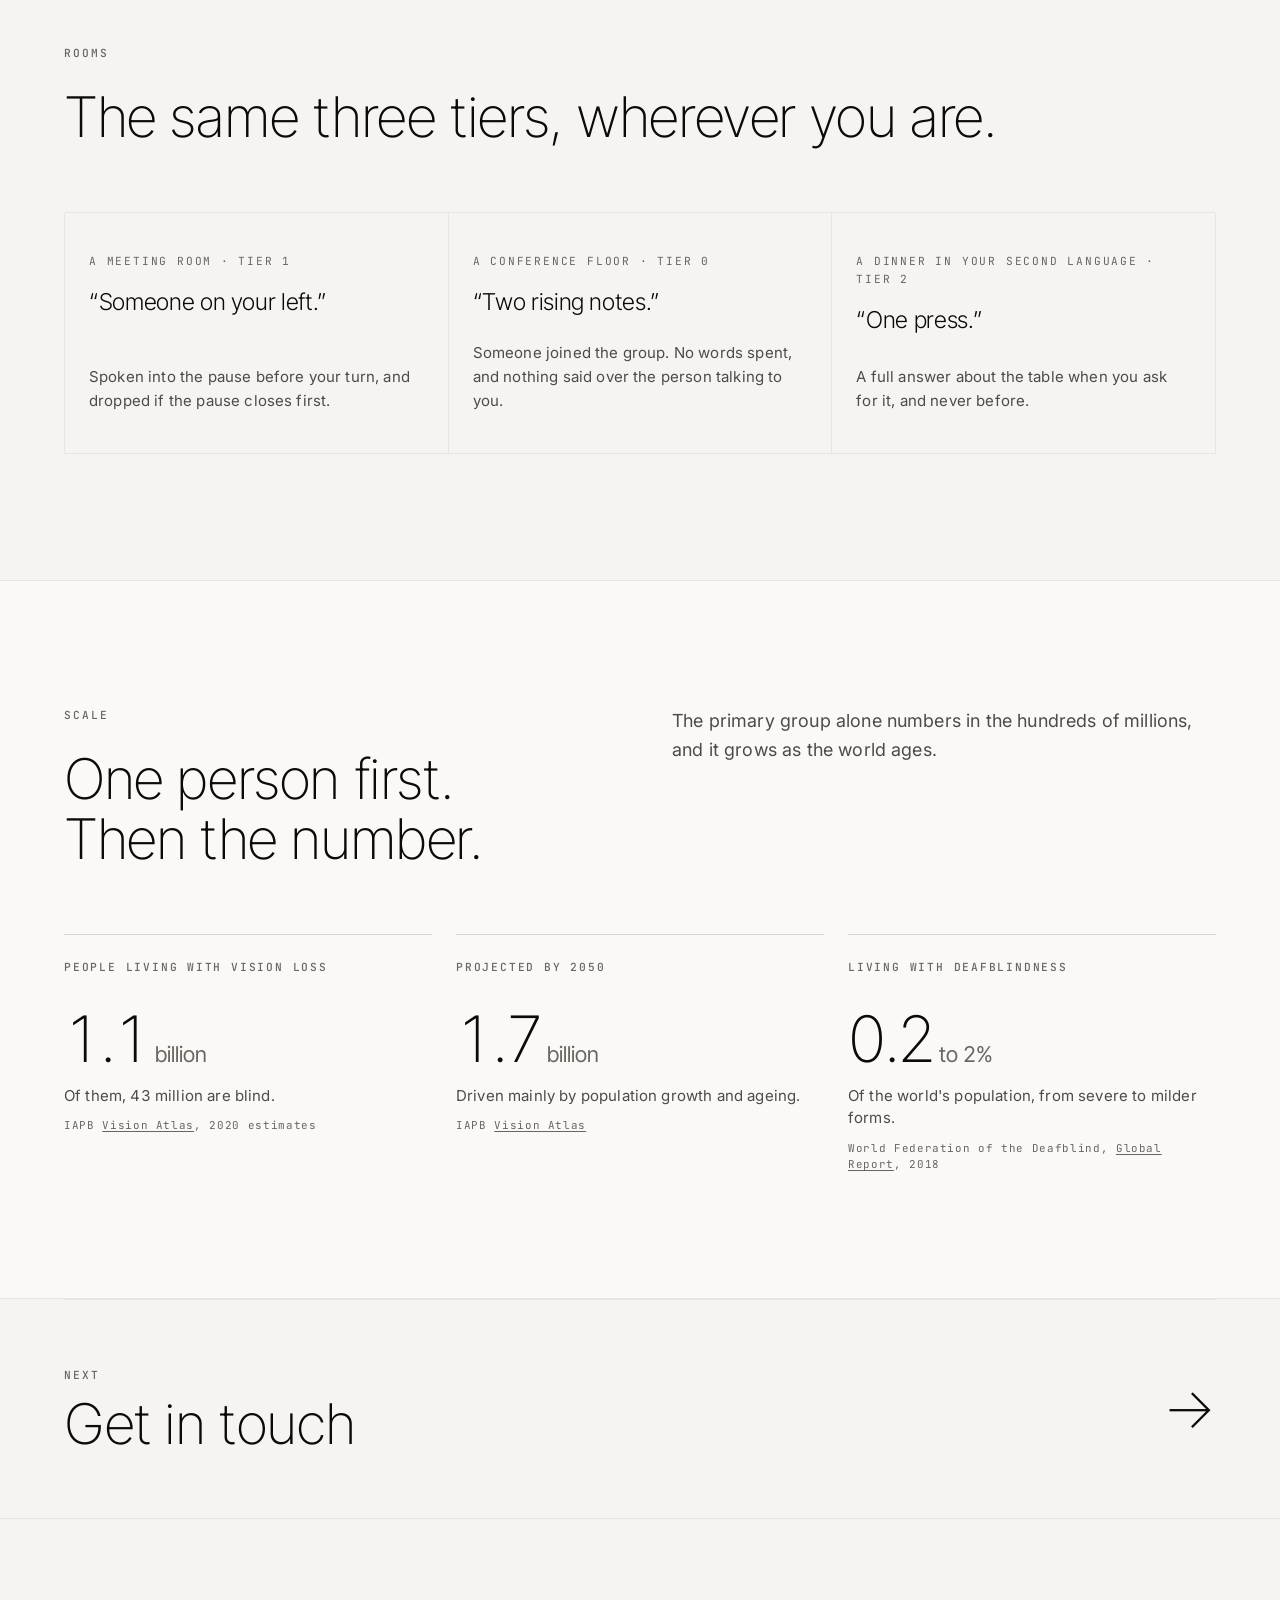
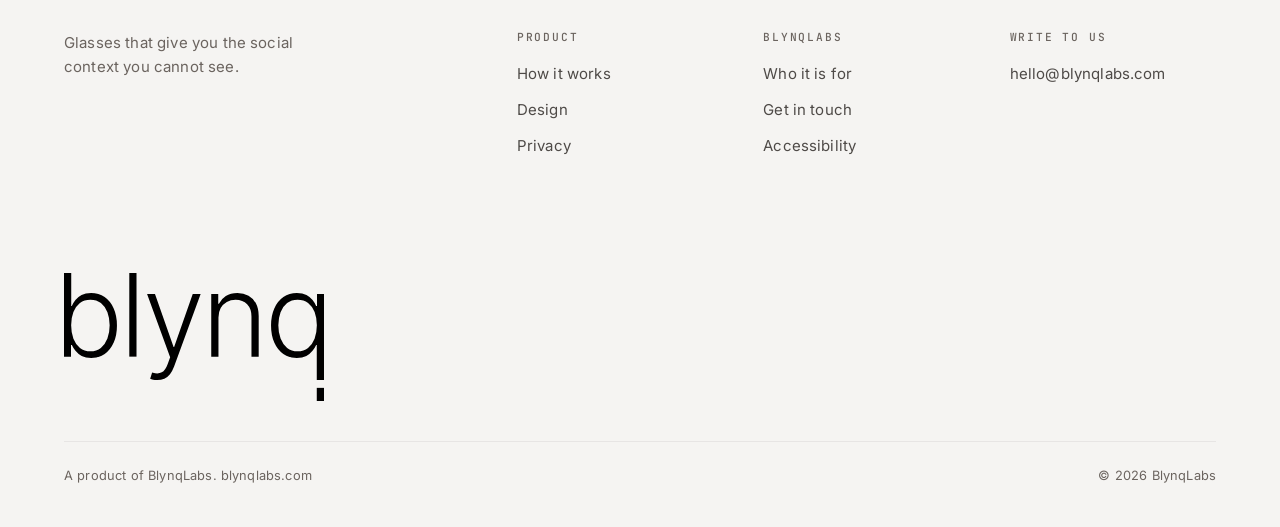
<file: who.html>
<!doctype html>
<html lang="en">
<head>
<meta charset="utf-8">
<meta name="viewport" content="width=device-width, initial-scale=1">
<title>Who it is for · Blynq</title>
<meta name="description" content="One channel. A lot of rooms. Built first for blind and low vision adults, and for anyone missing signal in a room.">
<meta name="theme-color" content="#f5f4f2">
<meta name="color-scheme" content="light">
<meta property="og:title" content="Who it is for · Blynq">
<meta property="og:description" content="One channel. A lot of rooms.">
<meta property="og:image" content="https://blynqlabs.com/poster.jpg">
<link rel="icon" href="favicon.svg" type="image/svg+xml">
<link rel="preconnect" href="https://fonts.googleapis.com">
<link rel="preconnect" href="https://fonts.gstatic.com" crossorigin>
<link href="https://fonts.googleapis.com/css2?family=Inter+Tight:wght@200;300;400&family=Inter:wght@400;500&family=JetBrains+Mono:wght@400;500&display=swap" rel="stylesheet">
<link rel="stylesheet" href="tokens.css">
<link rel="stylesheet" href="site.css">
<script src="site.js" defer></script>
</head>
<body>

<a class="skip" href="#main">Skip to content</a>

<header class="head">
  <div class="head__in">
    <a class="wordmark" href="index.html">blynq</a>
    <nav class="nav" aria-label="Main">
      <ul class="nav__links">
        <li><a href="how-it-works.html">How it works</a></li>
        <li><a href="design.html">Design</a></li>
        <li><a href="privacy.html">Privacy</a></li>
        <li><a href="who.html" aria-current="page">Who it is for</a></li>
      </ul>
      <a class="nav__cta" href="contact.html">Get in touch</a>
      <button class="menu-btn" type="button" aria-expanded="false" aria-controls="sheet"><span class="menu-btn__t">Menu</span><span class="menu-btn__bars" aria-hidden="true"></span></button>
    </nav>
  </div>
</header>
<div class="sheet" id="sheet" data-open="false" hidden>
  <nav aria-label="Main, mobile">
    <ul>
      <li><a href="index.html"><span class="n">00</span>Home</a></li>
      <li><a href="how-it-works.html"><span class="n">01</span>How it works</a></li>
      <li><a href="design.html"><span class="n">02</span>Design</a></li>
      <li><a href="privacy.html"><span class="n">03</span>Privacy</a></li>
      <li><a href="who.html" aria-current="page"><span class="n">04</span>Who it is for</a></li>
      <li><a href="contact.html"><span class="n">05</span>Get in touch</a></li>
    </ul>
    <p class="sheet__mail">Or write to <a href="mailto:hello@blynqlabs.com">hello@blynqlabs.com</a></p>
  </nav>
</div>

<main id="main">

  <!-- The heading opens the range and names nobody (spine §2.6). Primary
       first in the list, then expansion ordered by market size. Expansion is
       the same capability in more rooms, never "useful for everyone else". -->
  <section class="phero shell" aria-labelledby="h-page">
    <p class="label">Who it is for</p>
    <h1 id="h-page">One channel. A lot of rooms.</h1>
    <p class="lead">Who joined, where they are, when the room goes quiet. The signal a room gives off, on one channel you can hear.</p>
  </section>

  <section class="shell" aria-label="The people it is built for">
    <ol class="list">
      <li id="blind-low-vision" class="rv"><span class="n">01</span>
        <div><span class="t">Blind and low vision adults</span>
        <p>Professionally active, screen reader fluent, already listening at three to five hundred words a minute. Built to their speed, not to a comfortable demo speed.</p></div></li>
      <li id="loud-rooms" class="rv"><span class="n">02</span>
        <div><span class="t">Anyone in a room too loud, or in a second language</span>
        <p>A conference floor, a bar, a call in your third language. The signal everyone else reads for free is the first thing noise takes away.</p></div></li>
      <li id="neurodivergent" class="rv"><span class="n">03</span>
        <div><span class="t">Neurodivergent users</span>
        <p>For anyone who would rather have the social signal stated than inferred, the same channel does the same job.</p></div></li>
      <li id="deafblind" class="rv"><span class="n">04</span>
        <div><span class="t">Deafblind users, through a braille display</span>
        <p>The output layer is abstracted from the speaker. The same cues can arrive on a braille line instead of in your ear.</p></div></li>
    </ol>
  </section>

  <!-- One person, one room, first. The rooms are examples of the three
       tiers as described on the how-it-works page; nothing new is claimed. -->
  <section class="section" aria-labelledby="h-rooms">
    <div class="shell">
      <div class="rv">
        <p class="label">Rooms</p>
        <h2 id="h-rooms">The same three tiers, wherever you are.</h2>
      </div>
      <div class="rooms rv">
        <div class="room">
          <span class="k">A meeting room &middot; tier 1</span>
          <q>Someone on your left.</q>
          <p>Spoken into the pause before your turn, and dropped if the pause closes first.</p>
        </div>
        <div class="room">
          <span class="k">A conference floor &middot; tier 0</span>
          <q>Two rising notes.</q>
          <p>Someone joined the group. No words spent, and nothing said over the person talking to you.</p>
        </div>
        <div class="room">
          <span class="k">A dinner in your second language &middot; tier 2</span>
          <q>One press.</q>
          <p>A full answer about the table when you ask for it, and never before.</p>
        </div>
      </div>
    </div>
  </section>

  <!-- The number lands here, as scale, after the person (spine §5). -->
  <section class="section band" aria-labelledby="h-scale">
    <div class="shell">
      <div class="split">
        <div class="split__head rv">
          <p class="label">Scale</p>
          <h2 id="h-scale">One person first. Then the number.</h2>
        </div>
        <div class="split__body rv">
          <p>The primary group alone numbers in the hundreds of millions, and it grows as the world ages.</p>
        </div>
      </div>
      <dl class="measured rv">
        <div><dt>People living with vision loss</dt><dd>1.1<span>billion</span>
          <small>Of them, 43 million are blind.</small>
          <span class="src">IAPB <a href="https://visionatlas.iapb.org/global-data/">Vision Atlas</a>, 2020 estimates</span></dd></div>
        <div><dt>Projected by 2050</dt><dd>1.7<span>billion</span>
          <small>Driven mainly by population growth and ageing.</small>
          <span class="src">IAPB <a href="https://www.iapb.org/news/updated-vision-atlas-shows-1-1-billion-people-have-vision-loss/">Vision Atlas</a></span></dd></div>
        <div><dt>Living with deafblindness</dt><dd>0.2<span>to 2%</span>
          <small>Of the world's population, from severe to milder forms.</small>
          <span class="src">World Federation of the Deafblind, <a href="https://wfdb.eu/wfdb-report-2018/">Global Report</a>, 2018</span></dd></div>
      </dl>
    </div>
  </section>

  <div class="shell">
    <a class="next" href="contact.html">
      <span><span class="label">Next</span><span class="next__t">Get in touch</span></span>
      <span class="next__arr" aria-hidden="true">&rarr;</span>
    </a>
  </div>

</main>

<footer class="foot">
  <div class="foot__in">
    <div class="foot__grid">
      <div><p>Glasses that give you the social context you cannot see.</p></div>
      <nav aria-labelledby="f-product"><h2 id="f-product">Product</h2>
        <ul><li><a href="how-it-works.html">How it works</a></li><li><a href="design.html">Design</a></li><li><a href="privacy.html">Privacy</a></li></ul></nav>
      <nav aria-labelledby="f-company"><h2 id="f-company">BlynqLabs</h2>
        <ul><li><a href="who.html" aria-current="page">Who it is for</a></li><li><a href="contact.html">Get in touch</a></li><li><a href="accessibility.html">Accessibility</a></li></ul></nav>
      <div><h2>Write to us</h2><ul><li><a href="mailto:hello@blynqlabs.com">hello@blynqlabs.com</a></li></ul></div>
    </div>
    <img class="foot__mark" src="wordmark.svg" width="260" height="128" alt="Blynq">
    <div class="foot__base"><span>A product of BlynqLabs. blynqlabs.com</span><span>&copy; <span data-year>2026</span> BlynqLabs</span></div>
  </div>
</footer>

</body>
</html>
</file>
<file: tokens.css>
/* ============================================================
   Blynq design tokens
   Derived from the design read: off-white canvas, warm near-black
   ink, NO saturated accent. Brand voltage is the gap, not colour.
   ============================================================ */

:root{
  /* ---- surface ---- */
  --canvas:            #f5f4f2;   /* page floor, off-white, faintly warm */
  --canvas-soft:       #faf9f7;   /* alternating band */
  --canvas-deep:       #0c0a09;   /* the one dark band, closing section */
  --surface:           #ffffff;   /* cards */
  --surface-strong:    #efedea;   /* badges, plates */

  /* ---- ink ---- */
  --ink:               #0c0a09;   /* display + primary text */
  --ink-2:             #292524;   /* primary action fill */
  --body:              #4e4a47;   /* running text */
  /* #78716c measured 4.36 on --canvas, under AA. Walked down to 5.29 / 5.52. */
  --muted:             #6b645f;   /* subtitles, labels */
  /* Only legible on --canvas-deep (7.83). Never put this on a light surface,
     where it measures 2.29. Use --muted there. */
  --muted-soft:        #a8a29e;   /* on-dark secondary only */
  --on-ink:            #ffffff;

  /* ---- hairlines ---- */
  --hairline:          #e7e5e4;
  --hairline-strong:   #d6d3d1;

  /* There is deliberately no --accent. A single ink pill carries every
     conversion target. Introducing a brand colour here would undo the
     restraint the product is arguing for. */

  /* ---- type ---- */
  --sans:  "Inter", -apple-system, BlinkMacSystemFont, "Segoe UI", Helvetica, Arial, sans-serif;
  --tight: "Inter Tight", var(--sans);
  --mono:  "JetBrains Mono", ui-monospace, "SF Mono", Menlo, Consolas, monospace;

  /* Display runs light. Weight 200 is the signature, but it is only legible
     at scale, so the scale itself encodes the floor:
       200 -> 40px and above only
       300 -> 24px and above only
       never below 24px  */
  --display-mega: clamp(2.75rem, 7.5vw, 6rem);
  --display-xl:   clamp(2.1rem,  4.8vw, 3.5rem);
  --display-lg:   clamp(1.6rem,  3.2vw, 2.3rem);
  --display-sm:   clamp(1.2rem,  2.4vw, 1.6rem);
  --display-page: clamp(2.6rem,  6.4vw, 5.25rem);  /* inner-page h1, weight 200 */
  --display-num:  clamp(2.6rem,  5vw,   4.5rem);   /* measured figures, weight 200 */
  --text:         1.0625rem;
  --text-sm:      0.9375rem;
  --label:        0.7rem;

  /* ---- rhythm ----
     Longer than a normal marketing site on purpose. The page holds silence. */
  --gap-1: .5rem;  --gap-2: 1rem;   --gap-3: 1.5rem;
  --gap-4: 2.5rem; --gap-5: 4rem;   --gap-6: 7rem;
  --section: clamp(6rem, 14vh, 11rem);

  --measure: 34rem;          /* reading measure */
  --shell:   min(100% - 3rem, 72rem);

  --radius:      2px;        /* near-square. soft pills would read consumer-app */
  --radius-pill: 999px;      /* the one exception: the primary action */

  --ease: cubic-bezier(.22,.61,.36,1);
}

/* The plate the product sits on is a cool grey while the page ink is warm.
   These two are sampled from the actual frames so the canvas can meet the
   product without a seam. */
:root{
  --plate-top:    #c1c1c3;
  --plate-bottom: #c8c8ca;
}
</file>
<file: site.css>
/* ============================================================
   Blynq, shared site styles. Every page loads tokens.css, then this.
   Static by default; motion layers on via html[data-motion="on"],
   which site.js sets from prefers-reduced-motion (or ?reduced=0/1).
   No shadows anywhere: depth is hairlines, background steps and ink.
   ============================================================ */

*{box-sizing:border-box}
html{color-scheme:light;scroll-behavior:smooth;-webkit-text-size-adjust:100%}
@media (prefers-reduced-motion:reduce){ html{scroll-behavior:auto} }

/* Cross-document page transitions. A plain crossfade, and only when the
   reader has not asked for less motion. Browsers without support just
   navigate, which is the designed baseline. */
@media (prefers-reduced-motion:no-preference){
  @view-transition{navigation:auto}
  ::view-transition-old(root),::view-transition-new(root){animation-duration:.28s;animation-timing-function:var(--ease)}
  .head{view-transition-name:site-head}
}

body{
  margin:0;background:var(--canvas);color:var(--ink);
  font-family:var(--sans);font-size:var(--text);line-height:1.6;
  letter-spacing:.16px;-webkit-font-smoothing:antialiased;
  touch-action:manipulation;-webkit-tap-highlight-color:rgb(12 10 9 / .06);
}
body.menu-open{overflow:hidden}

/* ---------- shared ---------- */
.shell{width:var(--shell);margin-inline:auto}
.section{padding-block:var(--section)}
section[id]{scroll-margin-top:84px}
.band{background:var(--canvas-soft);border-block:1px solid var(--hairline)}

.label{font-family:var(--mono);font-size:var(--label);font-weight:500;
       letter-spacing:.18em;text-transform:uppercase;color:var(--muted);margin:0 0 var(--gap-3)}

h1,h2,h3{font-family:var(--tight);margin:0;text-wrap:balance}
h1{font-size:var(--display-mega);font-weight:200;line-height:1.02;letter-spacing:-.035em}
h2{font-size:var(--display-xl); font-weight:200;line-height:1.08;letter-spacing:-.025em}
h3{font-size:var(--display-sm); font-weight:300;line-height:1.3; letter-spacing:-.015em}
p{margin:0 0 var(--gap-3);max-width:var(--measure);color:var(--body)}
p.lead{font-family:var(--tight);font-size:var(--display-lg);font-weight:300;
       line-height:1.28;letter-spacing:-.02em;color:var(--ink);max-width:22ch;text-wrap:pretty}
strong{font-weight:500;color:var(--ink)}
.mt-3{margin-top:var(--gap-3)} .mt-4{margin-top:var(--gap-4)} .mt-5{margin-top:var(--gap-5)}

a{color:inherit}
:focus-visible{outline:2px solid var(--ink);outline-offset:3px;border-radius:var(--radius)}
.sr-only{position:absolute;width:1px;height:1px;padding:0;margin:-1px;overflow:hidden;clip:rect(0,0,0,0);white-space:nowrap;border:0}

/* inline text link inside running copy */
.tlink{color:var(--ink);text-decoration:underline;text-decoration-thickness:1px;
       text-underline-offset:.22em;text-decoration-color:var(--hairline-strong);
       transition:text-decoration-color .2s var(--ease)}
.tlink:hover{text-decoration-color:var(--ink)}

.skip{position:absolute;left:-9999px;top:0;z-index:100;background:var(--ink);
      color:var(--on-ink);padding:.75rem 1.25rem;font-size:var(--text-sm)}
.skip:focus{left:1rem;top:1rem}

/* ---------- header ---------- */
.head{position:sticky;top:0;z-index:40;background:color-mix(in srgb,var(--canvas) 88%,transparent);
      backdrop-filter:blur(10px);-webkit-backdrop-filter:blur(10px);border-bottom:1px solid var(--hairline)}
.head__in{width:var(--shell);margin-inline:auto;height:64px;
          display:flex;align-items:center;justify-content:space-between;gap:var(--gap-3)}
.wordmark{font-family:var(--tight);font-size:1.4rem;font-weight:300;letter-spacing:-.03em;
          text-decoration:none;color:var(--ink);line-height:1;position:relative;padding:.5rem 0}
/* The descender gesture from the lockup: a short stroke drops below the q. */
.wordmark::after{content:"";position:absolute;right:.06em;bottom:.16em;
          width:2px;height:.3em;background:var(--ink);
          transform:scaleY(0);transform-origin:top;transition:transform .22s var(--ease)}
.wordmark:hover::after,.wordmark:focus-visible::after{transform:scaleY(1)}

.nav{display:flex;align-items:center;gap:var(--gap-4);font-size:var(--text-sm)}
.nav__links{display:flex;gap:var(--gap-3);list-style:none;margin:0;padding:0}
.nav__links a{color:var(--muted);text-decoration:none;position:relative;padding:.4rem 0;
              transition:color .2s var(--ease)}
.nav__links a::after{content:"";position:absolute;left:0;right:0;bottom:0;height:1px;
              background:var(--ink);transform:scaleX(0);transform-origin:left;
              transition:transform .25s var(--ease)}
.nav__links a:hover,.nav__links a[aria-current="page"]{color:var(--ink)}
.nav__links a:hover::after,.nav__links a[aria-current="page"]::after{transform:scaleX(1)}
.nav__links a:active{color:var(--body)}
.nav__cta{font-size:var(--text-sm);color:var(--on-ink);background:var(--ink);text-decoration:none;
          padding:.6rem 1rem;border-radius:var(--radius);transition:background .2s var(--ease)}
.nav__cta:hover{background:var(--ink-2)}
.nav__cta[aria-current="page"]{background:var(--ink-2)}

.menu-btn{display:none;align-items:center;gap:.6rem;background:none;border:0;padding:0 .25rem;
          height:44px;font:inherit;font-size:var(--text-sm);color:var(--ink);cursor:pointer}
.menu-btn__bars{position:relative;width:18px;height:9px}
.menu-btn__bars::before,.menu-btn__bars::after{content:"";position:absolute;left:0;right:0;height:1px;
          background:currentColor;transition:transform .25s var(--ease),top .25s var(--ease)}
.menu-btn__bars::before{top:0} .menu-btn__bars::after{top:8px}
.menu-btn[aria-expanded="true"] .menu-btn__bars::before{top:4px;transform:rotate(45deg)}
.menu-btn[aria-expanded="true"] .menu-btn__bars::after{top:4px;transform:rotate(-45deg)}

/* mobile menu: a full sheet, big type, same hairline vocabulary */
.sheet{position:fixed;inset:64px 0 0;z-index:39;background:var(--canvas);
       padding:var(--gap-4) 1.25rem var(--gap-5);overflow-y:auto;display:none}
.sheet[data-open="true"]{display:block}
.sheet ul{list-style:none;margin:0;padding:0;border-top:1px solid var(--hairline)}
.sheet li{border-bottom:1px solid var(--hairline)}
.sheet a{display:flex;align-items:baseline;gap:1rem;padding:1.1rem 0;text-decoration:none;
         font-family:var(--tight);font-size:1.9rem;font-weight:300;letter-spacing:-.02em;color:var(--ink)}
.sheet a .n{font-family:var(--mono);font-size:var(--label);letter-spacing:.14em;color:var(--muted);width:2rem}
.sheet a[aria-current="page"] .n{color:var(--ink)}
.sheet a[aria-current="page"]::after{content:"";width:6px;height:6px;border-radius:50%;background:var(--ink);align-self:center;margin-left:auto}
.sheet__mail{margin-top:var(--gap-4);font-size:var(--text-sm);color:var(--muted)}
.sheet__mail a{display:inline;padding:0;font-family:var(--sans);font-size:inherit;color:var(--ink);text-decoration:underline}
[data-motion="on"] .sheet[data-open="true"]{animation:sheet-in .28s var(--ease)}
@keyframes sheet-in{from{opacity:0;transform:translateY(-8px)}to{opacity:1;transform:none}}

@media (max-width:900px){
  .nav__links,.nav__cta{display:none}
  .menu-btn{display:inline-flex}
}
@media (min-width:901px){ .sheet{display:none !important} }

/* ---------- page hero (inner pages) ---------- */
.phero{padding-top:calc(var(--section) * .75);padding-bottom:calc(var(--section) * .6)}
.phero h1{font-size:var(--display-page);max-width:16ch}
.phero .lead{margin-top:var(--gap-4)}
.phero__meta{display:flex;flex-wrap:wrap;gap:var(--gap-2) var(--gap-4);margin-top:var(--gap-5);
             padding-top:var(--gap-3);border-top:1px solid var(--hairline)}
.phero__meta span{font-family:var(--mono);font-size:var(--label);letter-spacing:.16em;
                  text-transform:uppercase;color:var(--muted)}
.phero__meta b{font-weight:500;color:var(--ink)}

/* ---------- split: heading left, body right ---------- */
.split{display:grid;gap:var(--gap-4) var(--gap-5);grid-template-columns:repeat(12,minmax(0,1fr))}
.split__head{grid-column:1 / span 5}
.split__body{grid-column:7 / span 6}
.split__body > p{font-size:1.125rem}
@media (max-width:900px){ .split{grid-template-columns:minmax(0,1fr);gap:var(--gap-3)} .split__head,.split__body{grid-column:1 / -1} }

/* ---------- home hero ---------- */
.hero{padding-top:calc(var(--section) * .7);padding-bottom:var(--section)}
.hero__top{display:flex;justify-content:space-between;align-items:baseline;gap:var(--gap-3)}
.hero h1{max-width:14ch;margin-top:var(--gap-3)}
.hero__row{display:flex;justify-content:space-between;align-items:flex-end;gap:var(--gap-4);margin-top:var(--gap-4);flex-wrap:wrap}
.hero__sub{margin:0;font-size:1.2rem;max-width:34ch;color:var(--body)}
.hero__actions{display:flex;gap:var(--gap-2);flex-wrap:wrap}
.hero__plate{position:relative;margin-top:var(--gap-5);background:var(--plate-top);border-radius:var(--radius);
             overflow:hidden;aspect-ratio:16/8}
.hero__plate img{display:block;width:100%;height:100%;object-fit:cover;object-position:50% 45%}
.claims{position:absolute;left:clamp(1rem,3vw,2.5rem);bottom:clamp(1rem,3vw,2.5rem);z-index:2;
        width:min(calc(100% - 2rem),27rem);background:var(--surface);
        border:1px solid var(--hairline);border-radius:var(--radius);padding:var(--gap-4)}
.claims ul{list-style:none;margin:0;padding:0;display:grid;gap:var(--gap-2)}
.claims li{font-family:var(--mono);font-size:.8rem;font-weight:500;letter-spacing:.09em;
           text-transform:uppercase;color:var(--ink);display:flex;gap:.8rem;align-items:center}
.claims li::before{content:"";flex:none;width:16px;height:1px;background:var(--ink)}
@media (max-width:700px){
  .hero__plate{aspect-ratio:4/3}
  .claims{position:relative;left:auto;bottom:auto;margin:-2rem 1rem 0;width:auto;padding:var(--gap-3)}
  .hero__plate + .claims{margin-top:-2rem}
}

/* ---------- buttons ---------- */
.btn{display:inline-flex;align-items:center;gap:.6rem;min-height:44px;padding:.7rem 1.2rem;
     border-radius:var(--radius);font:inherit;font-size:var(--text-sm);font-weight:500;
     text-decoration:none;cursor:pointer;border:1px solid var(--ink);
     transition:background .2s var(--ease),color .2s var(--ease),border-color .2s var(--ease)}
.btn--ink{background:var(--ink);color:var(--on-ink)}
.btn--ink:hover{background:var(--ink-2)}
.btn--line{background:transparent;color:var(--ink);border-color:var(--hairline-strong)}
.btn--line:hover{border-color:var(--ink)}
.btn .arr{transition:transform .22s var(--ease)}
.btn:hover .arr{transform:translateX(3px)}
.btn[disabled]{opacity:.5;cursor:default}

/* ---------- card grid (entries into pages) ---------- */
.cards{display:grid;gap:1px;background:var(--hairline);border:1px solid var(--hairline);
       border-radius:var(--radius);overflow:hidden;margin-top:var(--gap-5);
       grid-template-columns:repeat(auto-fit,minmax(min(100%,15rem),1fr))}
.cards a{background:var(--canvas);padding:var(--gap-4) var(--gap-3);text-decoration:none;
         display:flex;flex-direction:column;gap:.45rem;min-height:11rem;transition:background .2s var(--ease)}
.band .cards a{background:var(--canvas-soft)}
.cards a > *{transition:transform .22s var(--ease),color .2s var(--ease)}
.cards a:hover{background:var(--surface)}
.cards a:hover > *{transform:translateX(4px)}
.cards a:hover .n{color:var(--ink)}
.cards a:active > *{transform:translateX(1px)}
.cards .n{font-family:var(--mono);font-size:var(--label);color:var(--muted);letter-spacing:.14em}
.cards .t{margin-top:auto;font-family:var(--tight);font-size:1.3rem;font-weight:400;letter-spacing:-.015em;color:var(--ink)}
.cards .d{font-size:var(--text-sm);color:var(--muted);line-height:1.45}

/* ---------- the gap device ---------- */
.gapfig{margin:var(--gap-5) 0 0;background:var(--surface);border:1px solid var(--hairline);
        border-radius:var(--radius);padding:var(--gap-4) clamp(1rem,3vw,3rem) var(--gap-3)}
.gapfig__labels,.gapfig__row,.gapfig__brace{display:grid;grid-template-columns:37fr 22fr 37fr}
.gapfig__labels{font-family:var(--mono);font-size:var(--label);font-weight:500;letter-spacing:.16em;
                text-transform:uppercase;color:var(--muted)}
.gapfig__labels span:nth-child(2){text-align:center;color:var(--ink)}
.gapfig__labels span:nth-child(3){text-align:right}
.gapfig__row{height:clamp(84px,10vw,132px);margin-top:var(--gap-2)}
.bars{display:flex;align-items:center;gap:4px;overflow:hidden}
.bars--end{justify-content:flex-end}
.bars i{flex:none;width:3px;border-radius:2px;background:var(--hairline-strong)}
.gapfig__out{display:flex;flex-direction:column;align-items:center;justify-content:center;gap:.6rem;padding:0 .5rem;text-align:center}
.notes{display:flex;align-items:flex-end;gap:10px;height:18px}
.notes span{width:8px;height:8px;border-radius:50%;background:var(--ink)}
.notes span:last-child{margin-bottom:10px}
.gapfig__word{font-family:var(--tight);font-size:clamp(.95rem,1.6vw,1.35rem);line-height:1.25;letter-spacing:-.015em;color:var(--ink);margin:0;max-width:none}
.gapfig__brace span:nth-child(2){height:10px;border:1px dashed var(--hairline-strong);border-top:0}
.gapfig figcaption{margin-top:var(--gap-3);font-family:var(--mono);font-size:var(--label);
                   letter-spacing:.14em;text-transform:uppercase;color:var(--muted);text-align:center}
@media (max-width:640px){
  .gapfig__labels,.gapfig__row,.gapfig__brace{grid-template-columns:1fr 1.4fr 1fr}
  .bars{gap:3px}
}

/* ---------- spec rows (tiers, parts) ---------- */
.rows{margin:var(--gap-5) 0 0;display:grid;gap:1px;background:var(--hairline);border:1px solid var(--hairline);
      border-radius:var(--radius);overflow:hidden}
.row{background:var(--canvas);padding:var(--gap-4);display:grid;align-items:baseline;
     grid-template-columns:13rem minmax(0,24rem) minmax(0,1fr);gap:var(--gap-2) var(--gap-4)}
.band .row{background:var(--canvas-soft)}
.row dt,.row .k{font-family:var(--mono);font-size:var(--label);font-weight:500;letter-spacing:.16em;
      text-transform:uppercase;color:var(--muted);line-height:1.8}
.row dd{margin:0}
.row .h{font-family:var(--tight);font-size:var(--display-sm);font-weight:300;letter-spacing:-.015em;color:var(--ink);line-height:1.3}
.row p{margin:0;font-size:var(--text-sm)}
@media (max-width:900px){ .row{grid-template-columns:1fr} }

/* ---------- measured figures ---------- */
.measured{margin:var(--gap-5) 0 0;display:grid;gap:var(--gap-3) var(--gap-3);
          grid-template-columns:repeat(auto-fit,minmax(min(100%,15rem),1fr))}
.measured div{border-top:1px solid var(--hairline-strong);padding-top:var(--gap-3)}
.measured dt{min-height:3.2em;font-family:var(--mono);font-size:var(--label);font-weight:500;line-height:1.6;
             letter-spacing:.16em;text-transform:uppercase;color:var(--muted)}
.measured dd{margin:.75rem 0 0;font-family:var(--tight);font-size:var(--display-num);
             font-weight:200;letter-spacing:-.03em;color:var(--ink);font-variant-numeric:tabular-nums;line-height:1}
.measured dd span{font-size:.34em;font-weight:400;color:var(--muted);letter-spacing:0;margin-left:.2em}
.measured dd small{display:block;margin-top:.9rem;font-family:var(--sans);font-size:var(--text-sm);
                   font-weight:400;letter-spacing:.16px;line-height:1.5;color:var(--body)}
.measured dd .src{font-size:.68rem;margin-left:0;font-weight:400;letter-spacing:.06em;line-height:1.5}
.measured__note{margin-top:var(--gap-4);font-size:var(--text-sm);color:var(--muted)}

/* ---------- sourced facts ---------- */
.src{display:block;margin-top:.6rem;font-family:var(--mono);font-size:.68rem;letter-spacing:.06em;color:var(--muted);line-height:1.5}
.src a{color:var(--muted);text-underline-offset:.2em}
.src a:hover{color:var(--ink)}

/* ---------- numbered list (who) ---------- */
.list{list-style:none;margin:var(--gap-5) 0 0;padding:0;border-bottom:1px solid var(--hairline)}
.list > li{border-top:1px solid var(--hairline);padding:var(--gap-4) 0;
           display:grid;grid-template-columns:4rem minmax(0,1fr);gap:var(--gap-3)}
.list .n{font-family:var(--mono);font-size:var(--label);color:var(--muted);letter-spacing:.14em;padding-top:.6rem}
.list .t{font-family:var(--tight);font-size:var(--display-sm);font-weight:300;letter-spacing:-.015em;color:var(--ink);display:block;margin-bottom:.4rem}
.list p{margin:0}
@media (max-width:640px){ .list > li{grid-template-columns:1fr;gap:.35rem} }

/* ---------- room cards (who) ---------- */
.rooms{display:grid;gap:1px;background:var(--hairline);border:1px solid var(--hairline);border-radius:var(--radius);
       overflow:hidden;margin-top:var(--gap-5);grid-template-columns:repeat(auto-fit,minmax(min(100%,17rem),1fr))}
.room{background:var(--canvas);padding:var(--gap-4) var(--gap-3);display:flex;flex-direction:column;gap:var(--gap-2);min-height:15rem}
.band .room{background:var(--canvas-soft)}
.room .k{font-family:var(--mono);font-size:var(--label);letter-spacing:.16em;text-transform:uppercase;color:var(--muted)}
.room q{quotes:"\201C" "\201D";font-family:var(--tight);font-size:1.45rem;font-weight:300;line-height:1.3;letter-spacing:-.015em;color:var(--ink)}
.room p{margin:auto 0 0;font-size:var(--text-sm)}

/* ---------- big statement ---------- */
.statement{font-family:var(--tight);font-size:var(--display-xl);font-weight:200;line-height:1.1;
           letter-spacing:-.025em;color:var(--ink);max-width:24ch;margin:0;text-wrap:balance}
.statement em{font-style:normal;color:var(--muted)}

/* ---------- ledger (privacy) ---------- */
.ledger{display:grid;gap:1px;background:var(--hairline);border:1px solid var(--hairline);border-radius:var(--radius);
        overflow:hidden;margin-top:var(--gap-5);grid-template-columns:repeat(auto-fit,minmax(min(100%,18rem),1fr))}
.ledger > div{background:var(--canvas);padding:var(--gap-4) var(--gap-3)}
.band .ledger > div{background:var(--canvas-soft)}
.ledger h3{font-size:1.5rem;margin:.9rem 0 var(--gap-3)}
.ledger ul{list-style:none;margin:0;padding:0;display:grid;gap:.8rem}
.ledger li{display:flex;gap:.8rem;align-items:baseline;color:var(--body);font-size:var(--text-sm);line-height:1.5}
.ledger li::before{content:"";flex:none;width:12px;height:1px;background:var(--ink);transform:translateY(-4px)}
.ledger .k{font-family:var(--mono);font-size:var(--label);letter-spacing:.16em;text-transform:uppercase;color:var(--muted)}

/* ---------- faq ---------- */
.faq{margin-top:var(--gap-5);border-top:1px solid var(--hairline)}
.faq details{border-bottom:1px solid var(--hairline)}
.faq summary{list-style:none;cursor:pointer;display:flex;justify-content:space-between;align-items:center;gap:var(--gap-3);
             padding:var(--gap-3) 0;font-family:var(--tight);font-size:var(--display-sm);font-weight:300;letter-spacing:-.015em;color:var(--ink)}
.faq summary::-webkit-details-marker{display:none}
.faq summary::after{content:"";flex:none;width:12px;height:12px;
             background:linear-gradient(var(--ink),var(--ink)) center/12px 1px no-repeat,
                        linear-gradient(var(--ink),var(--ink)) center/1px 12px no-repeat;
             transition:transform .22s var(--ease)}
.faq details[open] summary::after{transform:rotate(45deg)}
.faq details > div{padding:0 0 var(--gap-4);max-width:var(--measure)}
.faq details > div p{margin:0}

/* ---------- dark close ---------- */
.cta{background:var(--canvas-deep);color:var(--on-ink)}
.cta h2{color:var(--on-ink);max-width:14ch}
.cta p{color:var(--muted-soft)}
.cta .label{color:var(--muted-soft)}
.cta__grid{display:grid;gap:var(--gap-4);grid-template-columns:repeat(12,minmax(0,1fr));align-items:end}
.cta__grid > :first-child{grid-column:1 / span 7}
.cta__grid > :last-child{grid-column:9 / span 4}
@media (max-width:900px){ .cta__grid{grid-template-columns:minmax(0,1fr)} .cta__grid > *{grid-column:1 / -1 !important} }
.mailto{margin:var(--gap-4) 0 0;max-width:none}
.mailto a{font-family:var(--tight);font-size:var(--display-lg);font-weight:300;overflow-wrap:anywhere;
      letter-spacing:-.02em;color:var(--on-ink);text-decoration:none;
      border-bottom:1px solid #44403c;padding-bottom:.15rem;transition:border-color .2s var(--ease)}
.mailto a:hover{border-bottom-color:var(--on-ink)}
.mailto a:active{color:var(--muted-soft);border-bottom-color:var(--muted-soft)}

/* ---------- next page ---------- */
.next{display:grid;grid-template-columns:1fr auto;align-items:end;gap:var(--gap-3);
      padding-block:var(--gap-5);text-decoration:none;border-top:1px solid var(--hairline)}
.next .label{display:block;margin:0 0 .6rem}
.next__t{font-family:var(--tight);font-size:var(--display-xl);font-weight:200;letter-spacing:-.025em;line-height:1.05;color:var(--ink)}
.next__arr{font-family:var(--tight);font-size:var(--display-xl);font-weight:200;color:var(--ink);transition:transform .25s var(--ease)}
.next:hover .next__arr{transform:translateX(8px)}

/* ---------- footer ---------- */
.foot{padding-block:var(--gap-6) var(--gap-4);border-top:1px solid var(--hairline);font-size:var(--text-sm);color:var(--muted)}
.foot__in{width:var(--shell);margin-inline:auto}
.foot__grid{display:grid;gap:var(--gap-4);grid-template-columns:2fr 1fr 1fr 1fr}
.foot__grid h2{font-family:var(--mono);font-size:var(--label);font-weight:500;letter-spacing:.16em;text-transform:uppercase;color:var(--muted);margin:0 0 var(--gap-2)}
.foot__grid ul{list-style:none;margin:0;padding:0;display:grid;gap:.35rem}
.foot__grid a{color:var(--body);text-decoration:none;display:inline-block;padding:.2rem 0}
.foot__grid a:hover{color:var(--ink);text-decoration:underline;text-underline-offset:.2em}
.foot__grid p{color:var(--muted);font-size:var(--text-sm);max-width:26ch}
.foot__mark{display:block;width:min(100%,260px);height:auto;color:var(--ink);margin-top:var(--gap-6)}
.foot__base{display:flex;flex-wrap:wrap;justify-content:space-between;gap:var(--gap-2);margin-top:var(--gap-4);
            padding-top:var(--gap-3);border-top:1px solid var(--hairline);font-size:.8rem}
@media (max-width:800px){ .foot__grid{grid-template-columns:1fr 1fr} .foot__grid > :first-child{grid-column:1 / -1} }

/* ---------- reveal on scroll ----------
   Only ever hides content when motion is on AND the script has armed the
   observer, so no-JS and reduced-motion readers always see everything. */
[data-motion="on"][data-reveal="armed"] .rv{opacity:0;transform:translateY(18px);
   transition:opacity .7s var(--ease),transform .7s var(--ease)}
[data-motion="on"][data-reveal="armed"] .rv.in{opacity:1;transform:none}

/* ---------- product scrub (home) ---------- */
.scrub{position:relative}
.scrub__sticky{position:static}
.scrub__canvas{display:block;width:100%;height:auto;aspect-ratio:16/9;background:var(--plate-top)}
.reveal{display:none}
[data-motion="on"] .reveal{display:block}
.reveal .cap{margin:0 0 .35rem;font-family:var(--mono);font-size:var(--label);letter-spacing:.18em;
           text-transform:uppercase;color:var(--muted);font-weight:500;max-width:none}
.reveal p{margin:0;font-family:var(--tight);font-size:var(--display-sm);font-weight:300;
          line-height:1.28;letter-spacing:-.015em;color:var(--ink);max-width:22ch}
.meter{display:none}
.meter__fill{height:100%;width:0;background:var(--ink)}
.loading{position:absolute;inset:0;display:grid;place-items:center;background:var(--canvas);
         font-family:var(--mono);font-size:var(--label);letter-spacing:.16em;text-transform:uppercase;color:var(--muted)}
.loading[hidden]{display:none}
[data-motion="on"] .scrub{height:420vh}
[data-motion="on"] .scrub__sticky{position:sticky;top:64px;height:calc(100vh - 64px);overflow:hidden}
[data-motion="on"] .scrub__canvas{height:100%;aspect-ratio:auto}
[data-motion="on"] .reveal{position:absolute;left:clamp(1.25rem,5vw,4rem);bottom:clamp(2.5rem,10vh,6rem);margin:0;
      opacity:0;transform:translateY(10px);transition:opacity .5s var(--ease),transform .5s var(--ease);pointer-events:none}
[data-motion="on"] .reveal[data-on="true"]{opacity:1;transform:none}
[data-motion="on"] .meter{display:block;position:absolute;left:0;right:0;top:0;height:2px;background:var(--hairline)}
.scrollcue{display:none}
[data-motion="on"] .scrollcue{display:block;position:absolute;left:50%;transform:translateX(-50%);bottom:clamp(1rem,3vh,2rem);
      font-family:var(--mono);font-size:var(--label);letter-spacing:.2em;text-transform:uppercase;color:var(--muted);
      transition:opacity .4s var(--ease);pointer-events:none;margin:0}
[data-motion="on"] .scrollcue[data-off="true"]{opacity:0}
@media (max-width:700px){
  [data-motion="on"] .reveal{bottom:auto;top:63%;left:1.25rem;right:1.25rem}
  [data-motion="on"] .reveal p{max-width:none;font-size:1.35rem}
}

/* ---------- object viewer (design) ---------- */
.viewer{margin-top:var(--gap-5);border:1px solid var(--hairline);border-radius:var(--radius);overflow:hidden;background:var(--surface)}
.viewer__stage{position:relative;aspect-ratio:16/9;background:var(--plate-top)}
.viewer__stage img{display:block;width:100%;height:100%;object-fit:cover}
.viewer__cap{position:absolute;left:clamp(1rem,3vw,2rem);bottom:clamp(1rem,3vw,2rem);max-width:min(26rem,calc(100% - 2rem));
             background:var(--surface);border:1px solid var(--hairline);border-radius:var(--radius);padding:var(--gap-3)}
.viewer__cap .k{font-family:var(--mono);font-size:var(--label);letter-spacing:.16em;text-transform:uppercase;color:var(--muted);margin:0 0 .35rem}
.viewer__cap p{margin:0;font-family:var(--tight);font-size:1.25rem;font-weight:300;letter-spacing:-.015em;color:var(--ink);line-height:1.3}
.viewer__cap[hidden]{display:none}
.viewer__ctrl{display:grid;grid-template-columns:auto 1fr auto;gap:var(--gap-3);align-items:center;
              padding:var(--gap-3);border-top:1px solid var(--hairline)}
.viewer__ctrl label{font-family:var(--mono);font-size:var(--label);letter-spacing:.16em;text-transform:uppercase;color:var(--muted)}
.viewer__ctrl output{font-family:var(--mono);font-size:var(--label);letter-spacing:.1em;color:var(--muted);font-variant-numeric:tabular-nums;min-width:4ch;text-align:right}
.viewer__jump{display:flex;flex-wrap:wrap;gap:var(--gap-1);padding:0 var(--gap-3) var(--gap-3)}
.chip{min-height:40px;padding:.5rem .9rem;border:1px solid var(--hairline-strong);border-radius:var(--radius);background:var(--surface);
      font:inherit;font-size:var(--text-sm);color:var(--ink);cursor:pointer;transition:border-color .2s var(--ease),background .2s var(--ease)}
.chip:hover{border-color:var(--ink)}
.chip[aria-pressed="true"]{background:var(--ink);color:var(--on-ink);border-color:var(--ink)}

/* range input, drawn in the page's own hairline + ink */
input[type="range"]{-webkit-appearance:none;appearance:none;width:100%;height:44px;background:transparent;cursor:pointer;margin:0}
input[type="range"]::-webkit-slider-runnable-track{height:1px;background:var(--hairline-strong)}
input[type="range"]::-moz-range-track{height:1px;background:var(--hairline-strong)}
input[type="range"]::-webkit-slider-thumb{-webkit-appearance:none;width:18px;height:18px;border-radius:50%;background:var(--ink);margin-top:-9px;border:0}
input[type="range"]::-moz-range-thumb{width:18px;height:18px;border-radius:50%;background:var(--ink);border:0}
@media (max-width:560px){ .viewer__ctrl{grid-template-columns:1fr auto} .viewer__ctrl label{grid-column:1 / -1} }

/* ---------- conversation simulator (how it works) ---------- */
.sim{margin-top:var(--gap-5);background:var(--surface);border:1px solid var(--hairline);border-radius:var(--radius)}
.sim__bar{display:flex;flex-wrap:wrap;gap:var(--gap-2);align-items:center;justify-content:space-between;
          padding:var(--gap-3);border-bottom:1px solid var(--hairline)}
.sim__ctrls{display:flex;flex-wrap:wrap;gap:var(--gap-1);align-items:center}
.sim__clock{font-family:var(--mono);font-size:var(--label);letter-spacing:.12em;color:var(--muted);font-variant-numeric:tabular-nums}
.toggle{display:inline-flex;align-items:center;gap:.6rem;min-height:40px;font-size:var(--text-sm);color:var(--body);cursor:pointer}
.toggle input{appearance:none;-webkit-appearance:none;width:34px;height:20px;border-radius:999px;border:1px solid var(--hairline-strong);
              background:var(--canvas);position:relative;cursor:pointer;margin:0;transition:background .2s var(--ease)}
.toggle input::after{content:"";position:absolute;top:2px;left:2px;width:14px;height:14px;border-radius:50%;background:var(--muted);transition:transform .2s var(--ease),background .2s var(--ease)}
.toggle input:checked{background:var(--ink);border-color:var(--ink)}
.toggle input:checked::after{transform:translateX(14px);background:var(--on-ink)}

.sim__track{position:relative;padding:var(--gap-4) var(--gap-3) var(--gap-3)}
.sim__lane{position:relative;height:30px;margin-top:22px}
.sim__lane:first-child{margin-top:4px}
.sim__lane-l{position:absolute;left:0;top:-18px;font-family:var(--mono);font-size:.62rem;letter-spacing:.14em;text-transform:uppercase;color:var(--muted)}
.sim__seg{position:absolute;top:0;bottom:0;display:flex;align-items:center;gap:2px;overflow:hidden}
.sim__seg i{flex:none;width:2px;border-radius:1px;background:var(--hairline-strong);transition:background .2s var(--ease)}
.sim__seg.is-live i{background:var(--muted)}
.sim__cue{position:absolute;top:4px;height:22px;display:flex;align-items:center;justify-content:center;
          border-radius:var(--radius);background:var(--canvas);border:1px solid var(--hairline-strong);
          font-family:var(--mono);font-size:.6rem;letter-spacing:.1em;text-transform:uppercase;color:var(--muted);white-space:nowrap;overflow:hidden}
.sim__cue.is-done{background:var(--ink);border-color:var(--ink);color:var(--on-ink)}
.sim__cue.is-drop{background:transparent;border-style:dashed;text-decoration:line-through}
.sim__head{position:absolute;top:var(--gap-3);bottom:var(--gap-3);width:1px;background:var(--ink);left:0;pointer-events:none;will-change:transform}
.sim__press{position:absolute;top:2px;width:8px;height:8px;border-radius:50%;border:1px solid var(--ink);transform:translateX(-4px) translateY(9px)}
.sim__press.is-done{background:var(--ink)}
.sim__now{display:grid;grid-template-columns:repeat(2,minmax(0,1fr));border-top:1px solid var(--hairline)}
.sim__now > div{padding:var(--gap-3);min-height:9.5rem}
.sim__now > div + div{border-left:1px solid var(--hairline)}
.sim__now .k{font-family:var(--mono);font-size:var(--label);letter-spacing:.16em;text-transform:uppercase;color:var(--muted);margin:0 0 .6rem}
.sim__room{font-size:var(--text-sm);color:var(--body);margin:0}
.sim__room b{font-weight:500;color:var(--ink)}
.sim__say{font-family:var(--tight);font-size:1.5rem;font-weight:300;letter-spacing:-.015em;line-height:1.25;color:var(--ink);margin:0;max-width:none}
.sim__say.is-quiet{color:var(--muted)}
.sim__log{list-style:none;margin:0;padding:var(--gap-3);border-top:1px solid var(--hairline);display:grid;gap:.5rem;
          font-size:var(--text-sm);color:var(--body);max-height:14rem;overflow:auto}
.sim__log li{display:grid;grid-template-columns:4.5rem 1fr;gap:var(--gap-2)}
.sim__log time{font-family:var(--mono);font-size:.7rem;color:var(--muted);padding-top:.15rem}
.sim__log:empty::before{content:"The transcript on your phone fills in as the conversation runs.";color:var(--muted)}
.sim__note{margin:0;padding:0 var(--gap-3) var(--gap-3);font-size:.8rem;color:var(--muted);max-width:none}
@media (max-width:640px){
  .sim__now{grid-template-columns:1fr}
  .sim__now > div + div{border-left:0;border-top:1px solid var(--hairline)}
  .sim__cue{font-size:0;padding:0}
}

/* ---------- mail composer (contact) ---------- */
.compose{display:grid;gap:var(--gap-3);margin-top:var(--gap-4)}
.field{display:grid;gap:.5rem}
.field label,.field legend{font-family:var(--mono);font-size:var(--label);font-weight:500;letter-spacing:.16em;text-transform:uppercase;color:var(--muted-soft);padding:0}
.field fieldset{border:0;margin:0;padding:0}
.field textarea,.field select{width:100%;font:inherit;font-size:1rem;color:var(--on-ink);background:transparent;
       border:1px solid #44403c;border-radius:var(--radius);padding:.8rem .9rem;min-height:48px}
.field select option{color:var(--ink)}
.field textarea::placeholder{color:var(--muted-soft);opacity:1}
.field textarea{min-height:8rem;resize:vertical;line-height:1.5}
.field textarea:focus-visible,.field select:focus-visible{outline:2px solid var(--on-ink);outline-offset:2px;border-color:var(--on-ink)}
.cta :focus-visible{outline-color:var(--on-ink)}
.opts{display:flex;flex-wrap:wrap;gap:var(--gap-1)}
.opts label{position:relative;cursor:pointer}
.opts input{position:absolute;opacity:0;inset:0;margin:0;cursor:pointer}
.opts span{display:inline-flex;align-items:center;min-height:44px;padding:.55rem .95rem;border:1px solid #44403c;border-radius:var(--radius);
           font-size:var(--text-sm);color:var(--muted-soft);transition:border-color .2s var(--ease),background .2s var(--ease),color .2s var(--ease)}
.opts input:checked + span{background:var(--on-ink);border-color:var(--on-ink);color:var(--ink)}
.opts input:focus-visible + span{outline:2px solid var(--on-ink);outline-offset:2px}
.btn--light{background:var(--on-ink);color:var(--ink);border-color:var(--on-ink)}
.btn--light:hover{background:#e7e5e4}

@media (prefers-reduced-motion:reduce){
  *,*::before,*::after{transition-duration:0s !important;animation-duration:0s !important}
}
</file>
